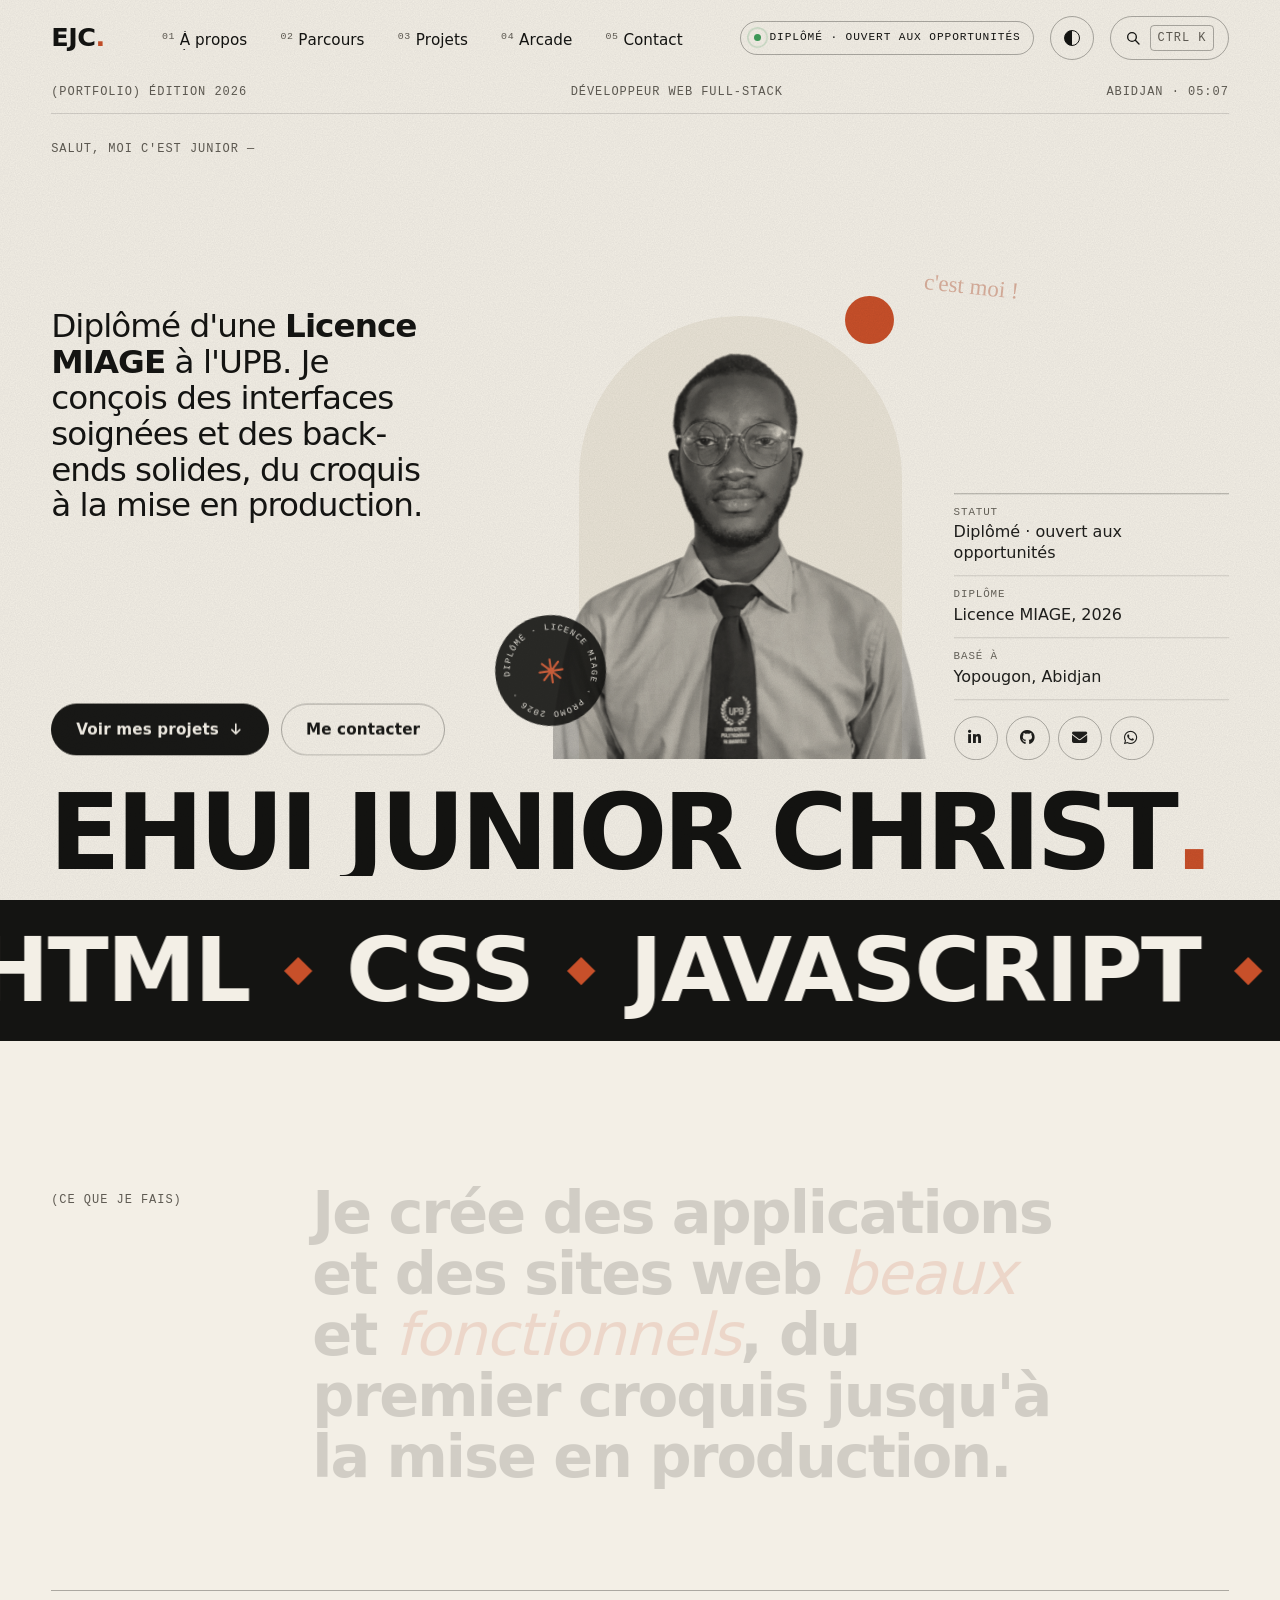
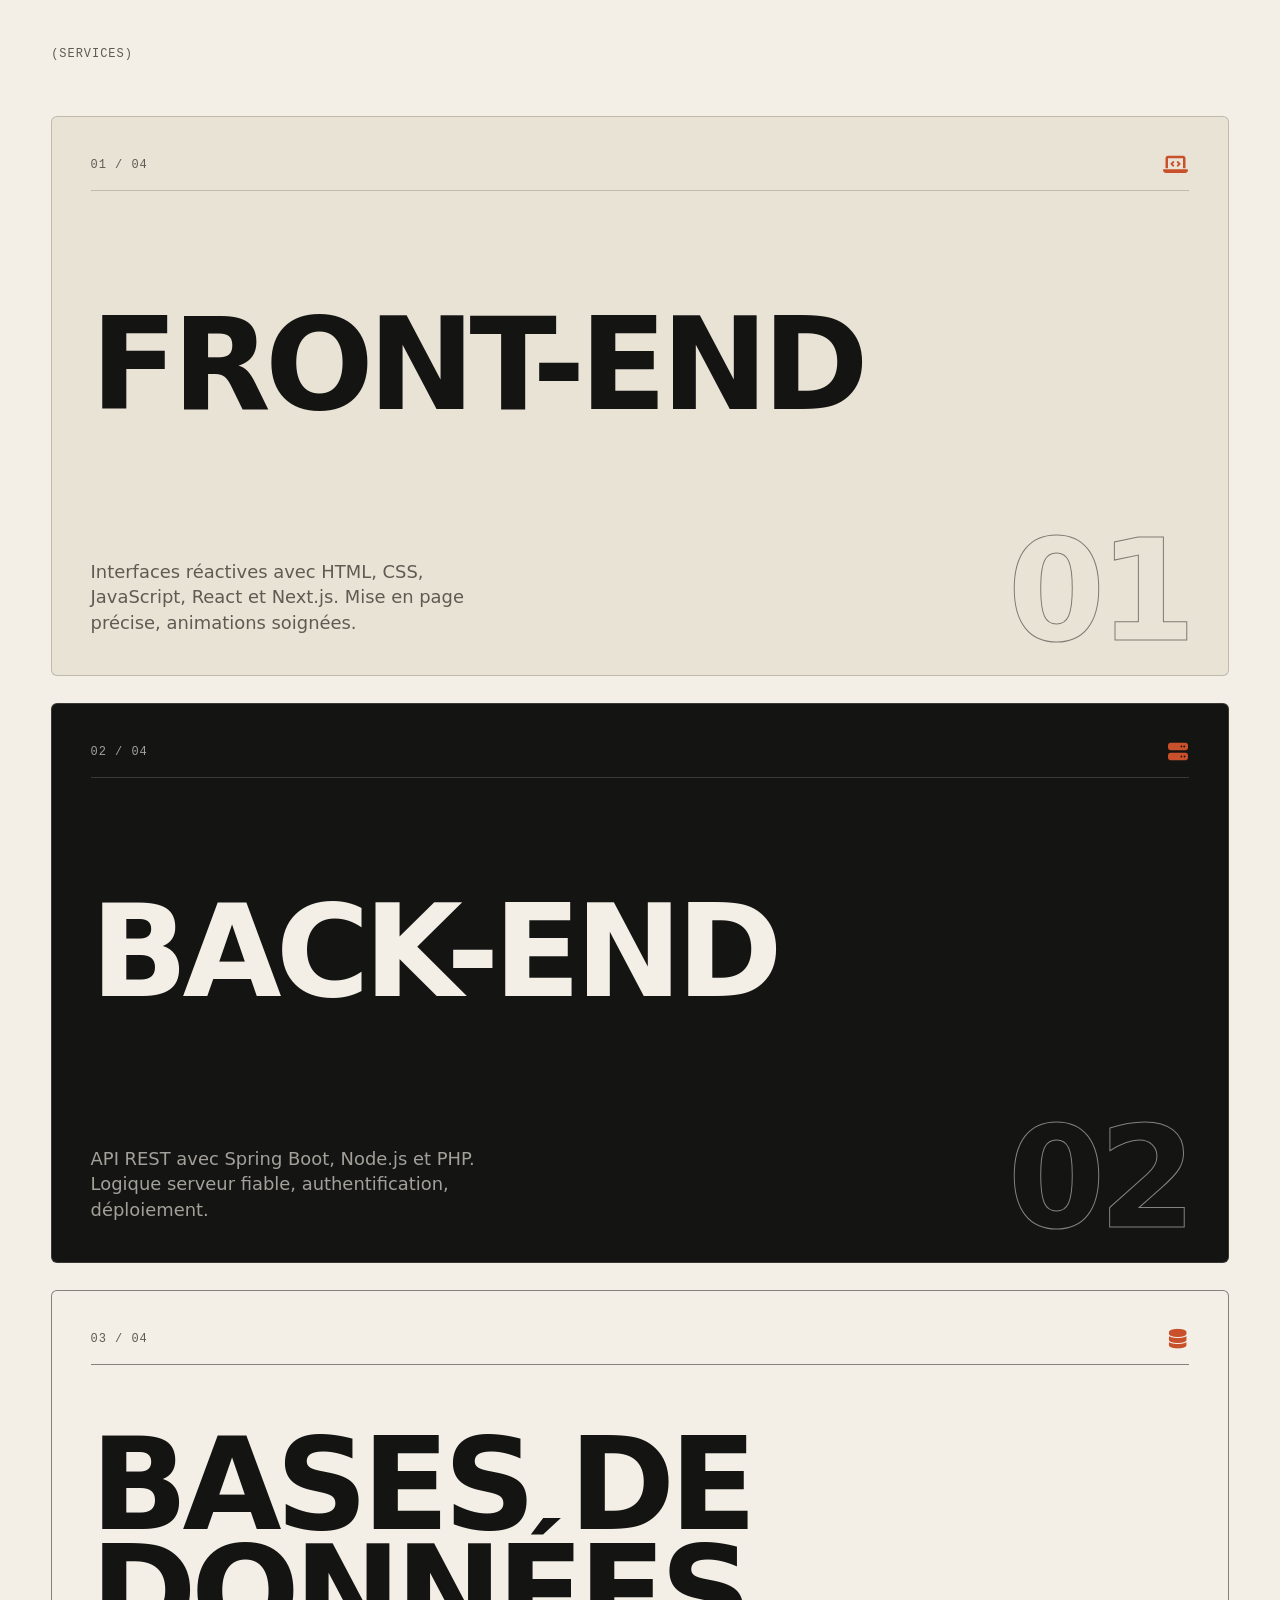
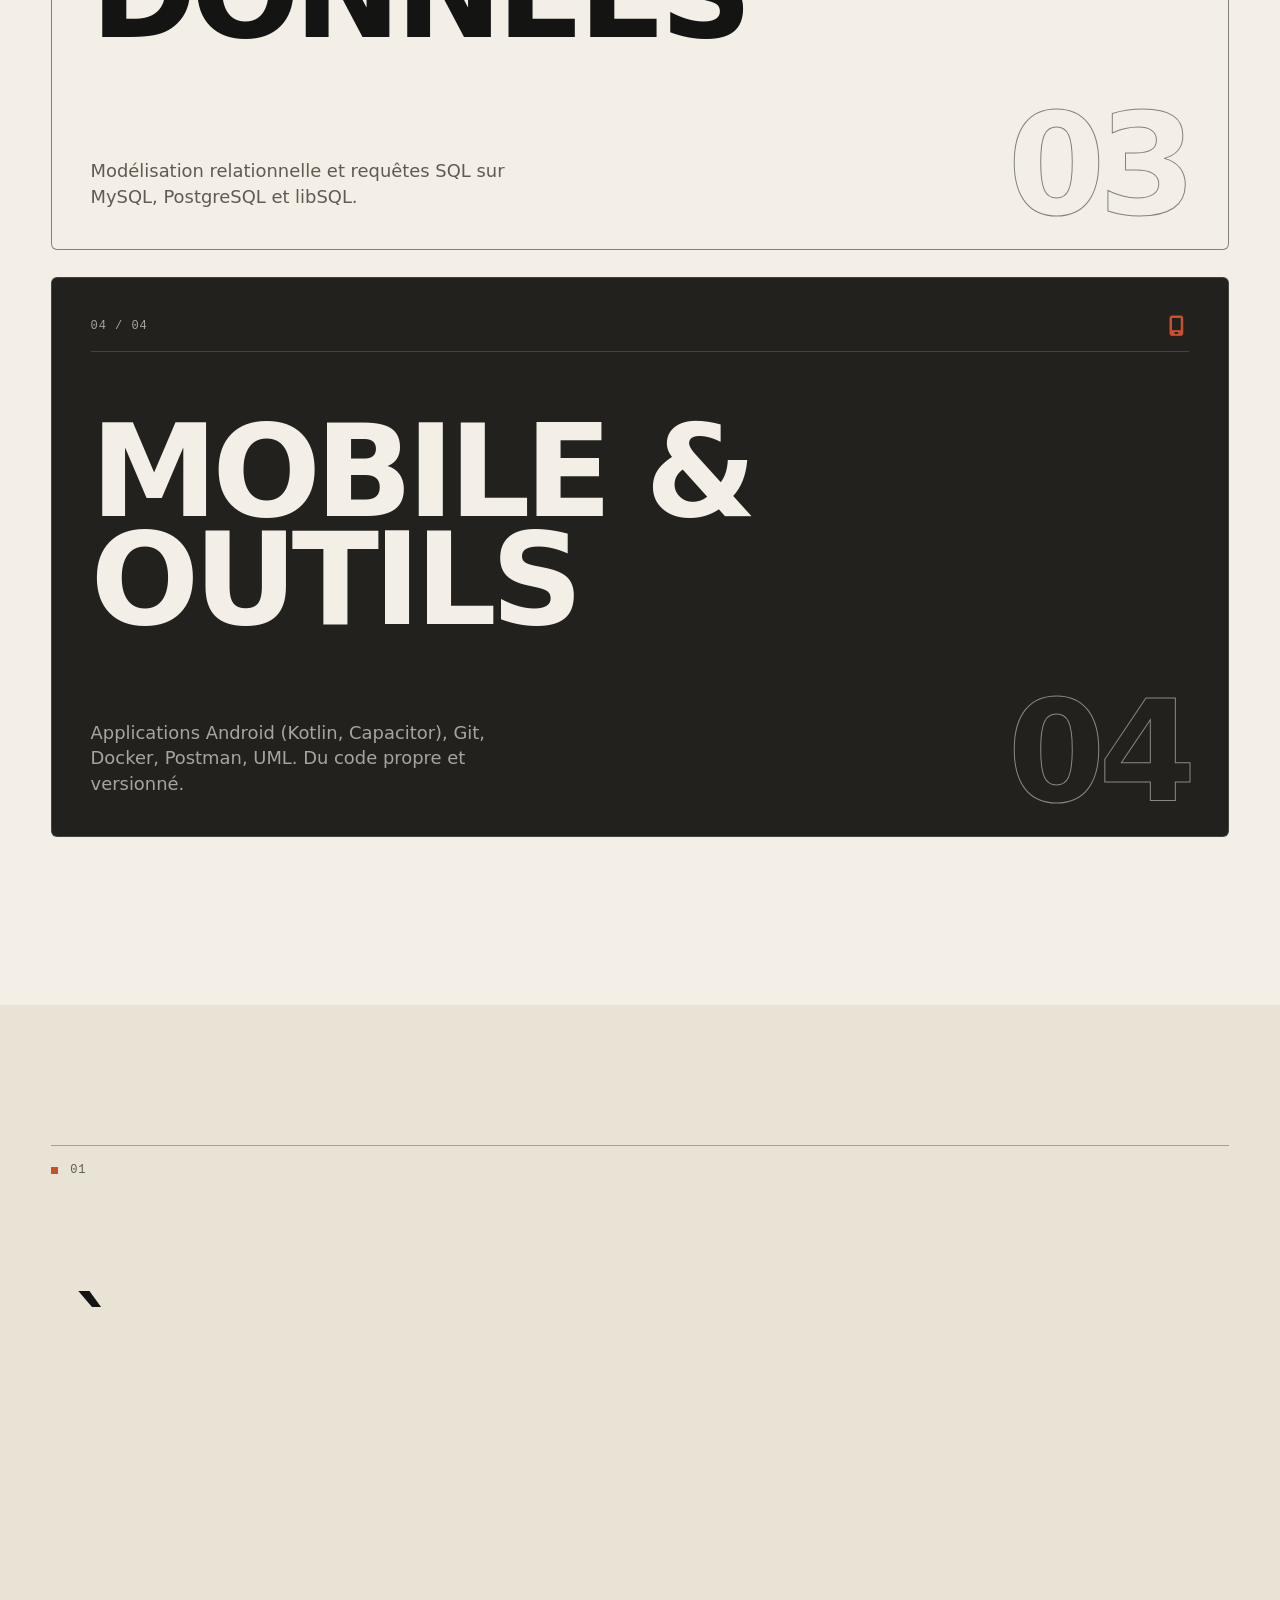
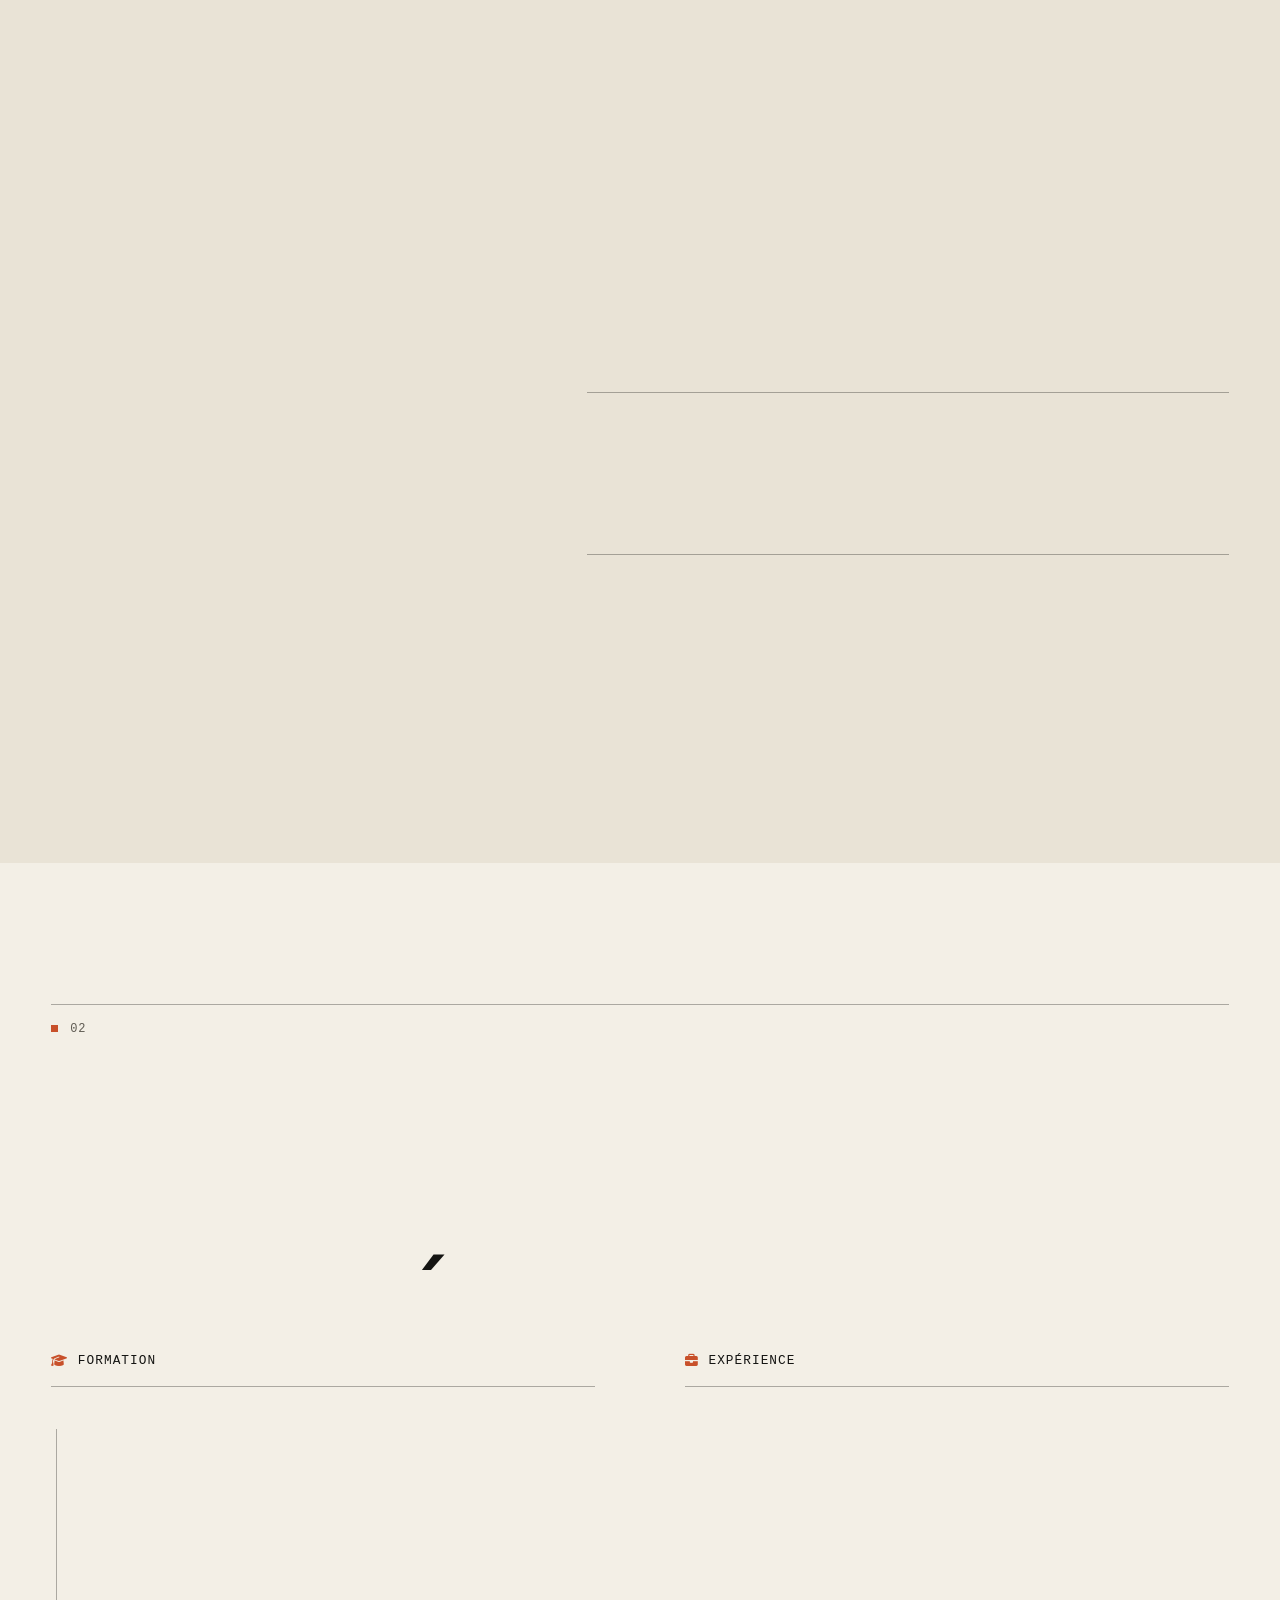
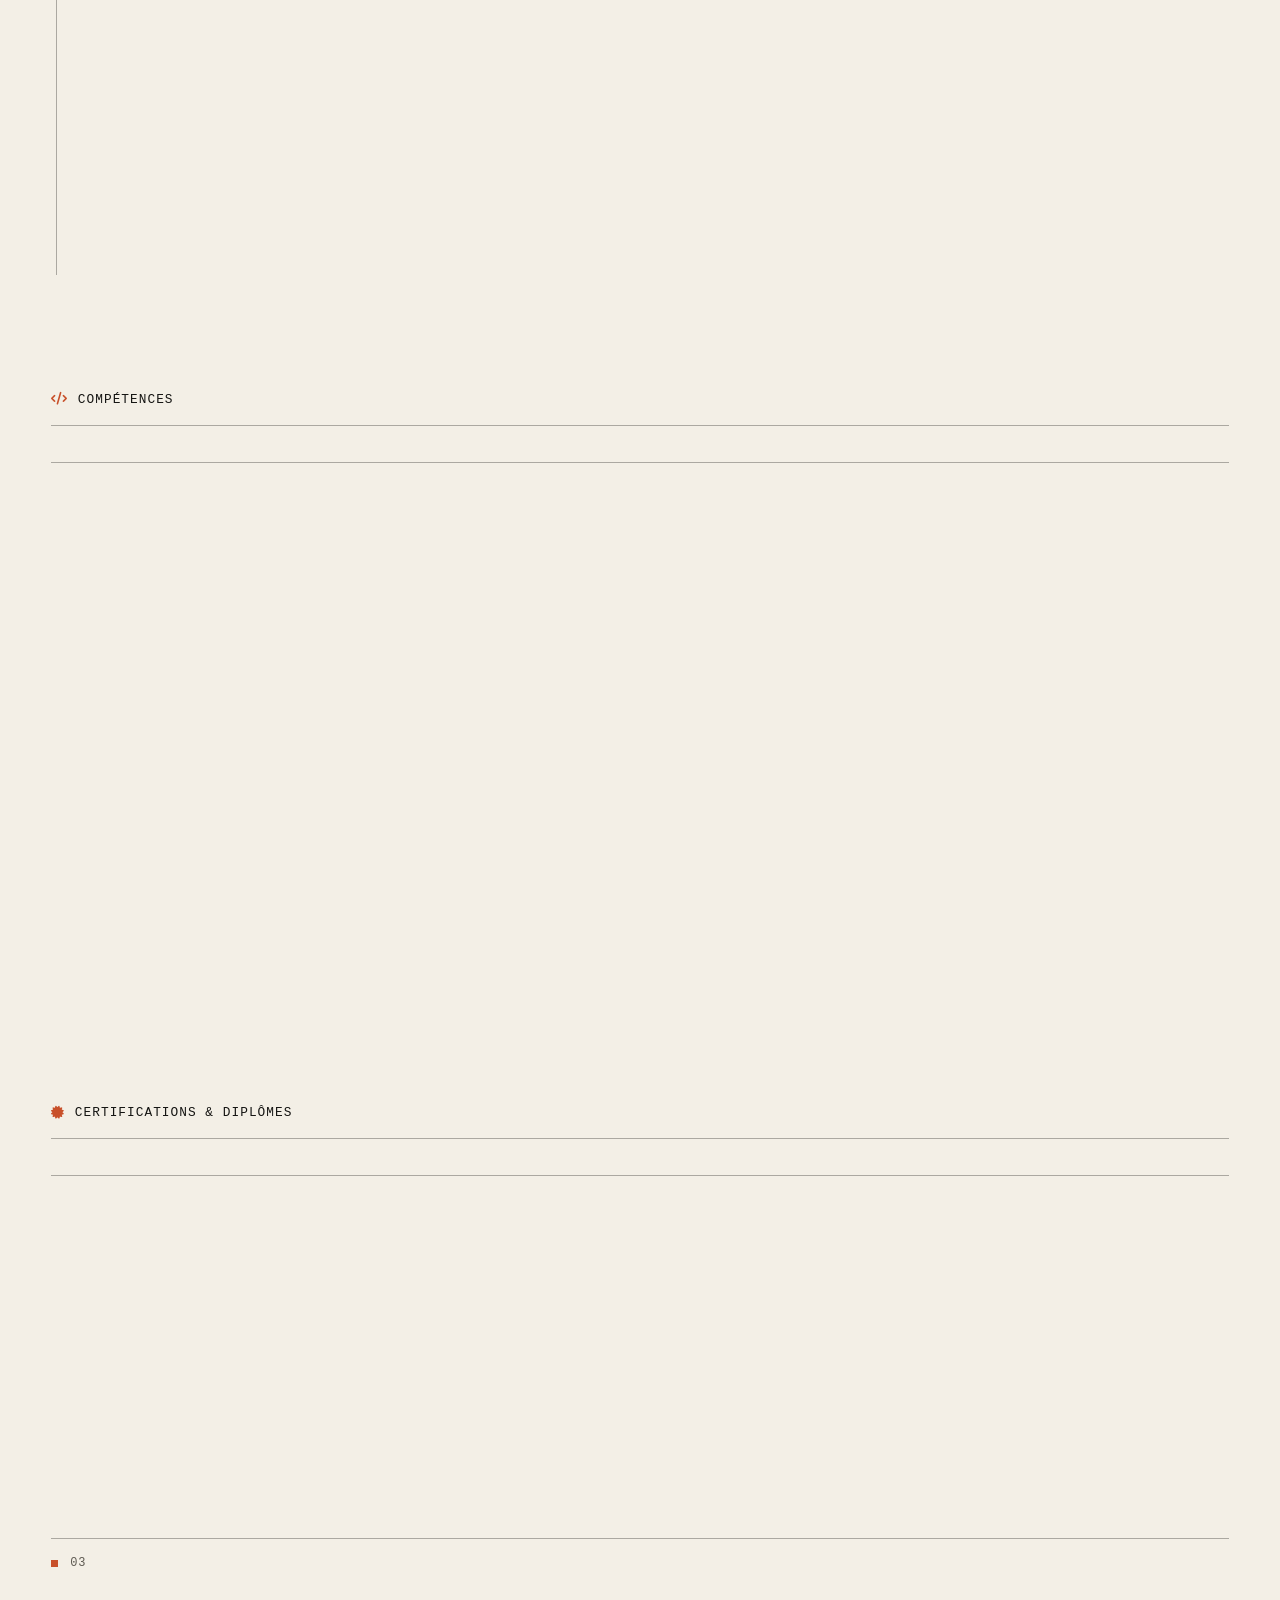
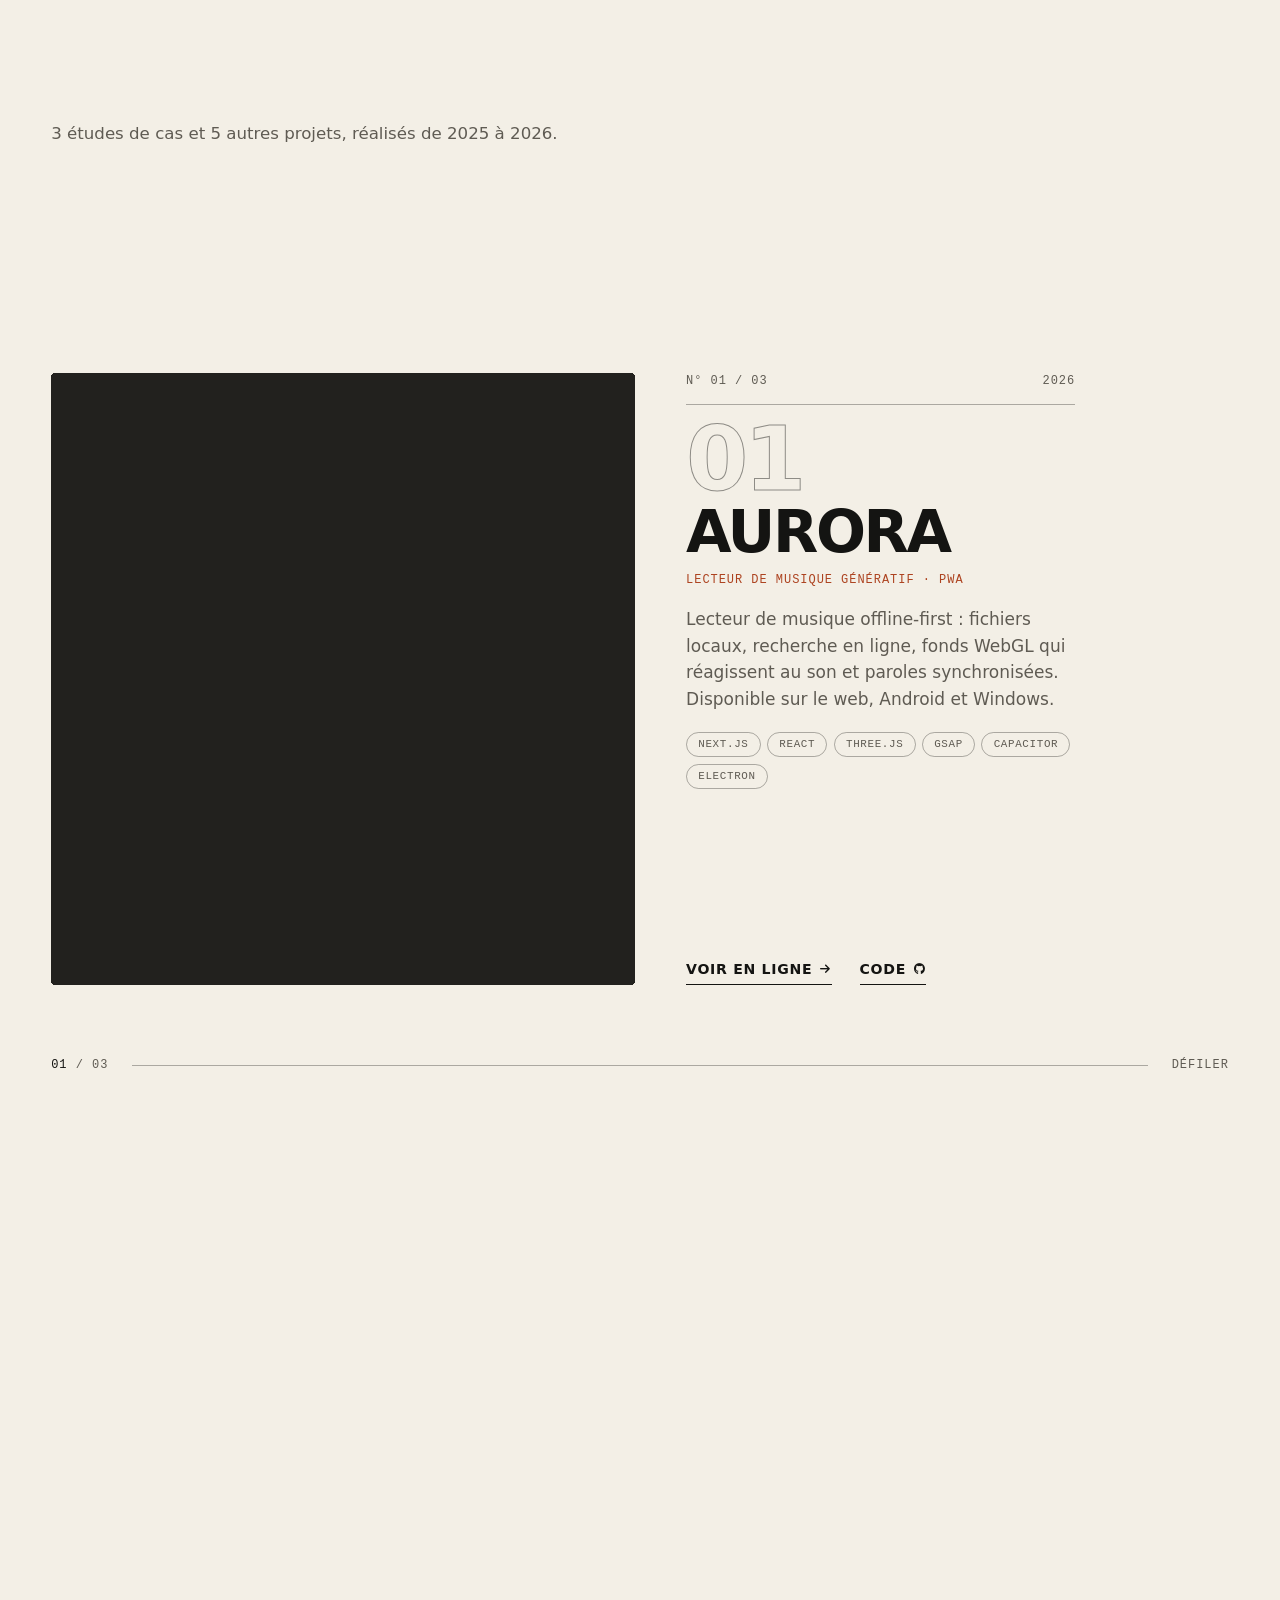
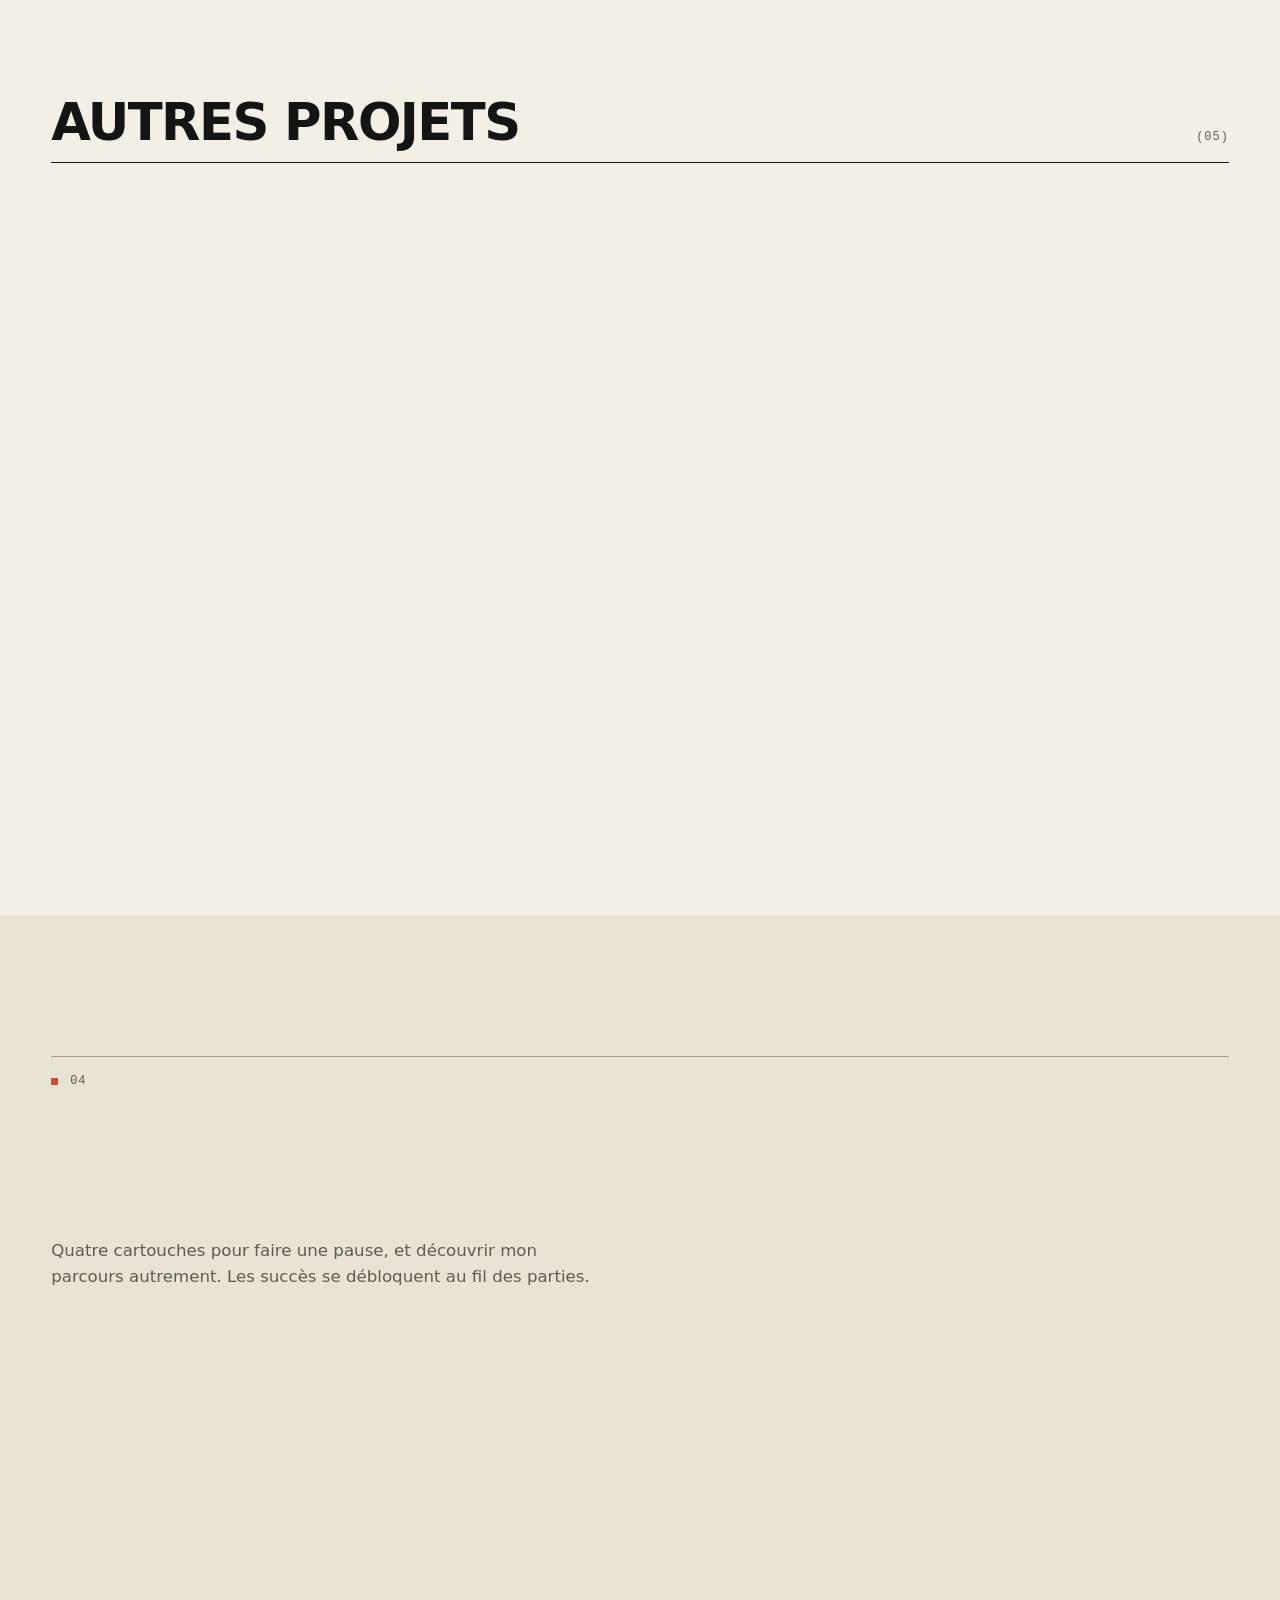
<file: index.html>
<!DOCTYPE html>
<html lang="fr">
<head>
    <meta charset="UTF-8">
    <meta name="viewport" content="width=device-width, initial-scale=1.0">
    <!-- Sécurité : CSP aussi en meta pour GitHub Pages (pas d'en-têtes HTTP). Même politique dans .htaccess.
         Le hash sha256 correspond EXACTEMENT au script inline « document.documentElement.classList.add('js'); » :
         toute modification de ce script impose de recalculer le hash (voir SECURITY.md). -->
    <meta http-equiv="Content-Security-Policy" content="default-src 'self'; script-src 'self' 'sha256-/x7W7R75k8Roq0WaVRQX9blP4OufE5xbAdzklGxsgpw='; style-src 'self' 'unsafe-inline' https://fonts.googleapis.com https://cdnjs.cloudflare.com/ajax/libs/font-awesome/6.5.2/; style-src-elem 'self' https://fonts.googleapis.com https://cdnjs.cloudflare.com/ajax/libs/font-awesome/6.5.2/; style-src-attr 'unsafe-inline'; img-src 'self' data: https:; font-src 'self' https://fonts.gstatic.com https://cdnjs.cloudflare.com/ajax/libs/font-awesome/6.5.2/; connect-src 'self'; media-src 'self'; frame-src 'none'; worker-src 'self'; manifest-src 'self'; object-src 'none'; base-uri 'self'; form-action 'self'">
    <meta name="referrer" content="strict-origin-when-cross-origin">
    <title>Ehui Junior Christ — Développeur Web Full-Stack</title>
    <meta name="description" content="Ehui Junior Christ Emmanuel, développeur web full-stack basé à Abidjan. Diplômé d'une Licence MIAGE à l'Université Polytechnique de Bingerville. React, Next.js, Spring Boot, SQL.">
    <meta name="theme-color" content="#141412">

    <meta name="author" content="Ehui Junior Christ Emmanuel">

    <link rel="icon" href="assets/favicon.svg" type="image/svg+xml">
    <link rel="apple-touch-icon" href="assets/apple-touch-icon.png">
    <link rel="preload" as="image" href="assets/img/portrait.webp" type="image/webp">

    <!-- Open Graph / partage : remplacer les chemins relatifs par l'URL absolue une fois le domaine connu -->
    <meta property="og:type" content="website">
    <meta property="og:locale" content="fr_FR">
    <meta property="og:site_name" content="Ehui Junior Christ">
    <meta property="og:title" content="Ehui Junior Christ — Développeur Web Full-Stack">
    <meta property="og:description" content="Développeur web full-stack basé à Abidjan, diplômé d'une Licence MIAGE à l'Université Polytechnique de Bingerville. React, Next.js, Spring Boot, SQL.">
    <meta property="og:image" content="assets/img/og.jpg">
    <meta property="og:image:width" content="1200">
    <meta property="og:image:height" content="630">
    <meta property="og:image:alt" content="Ehui Junior Christ, développeur web full-stack à Abidjan">
    <meta name="twitter:card" content="summary_large_image">
    <meta name="twitter:title" content="Ehui Junior Christ — Développeur Web Full-Stack">
    <meta name="twitter:description" content="Développeur web full-stack basé à Abidjan. React, Spring Boot, PHP, SQL.">
    <meta name="twitter:image" content="assets/img/og.jpg">

    <script type="application/ld+json">
    {
        "@context": "https://schema.org",
        "@type": "Person",
        "name": "Ehui Junior Christ Emmanuel",
        "alternateName": "Ehui Junior Christ",
        "jobTitle": "Développeur web full-stack",
        "email": "mailto:juniorehui15@gmail.com",
        "image": "assets/img/portrait.jpg",
        "address": {
            "@type": "PostalAddress",
            "addressLocality": "Abidjan",
            "addressCountry": "CI"
        },
        "alumniOf": {
            "@type": "CollegeOrUniversity",
            "name": "Université Polytechnique de Bingerville"
        },
        "affiliation": {
            "@type": "CollegeOrUniversity",
            "name": "Université Polytechnique de Bingerville"
        },
        "knowsAbout": ["HTML", "CSS", "JavaScript", "React", "Spring Boot", "PHP", "SQL"],
        "sameAs": [
            "https://www.linkedin.com/in/junior-christ-emmanuel-ehui-4362572b2/",
            "https://github.com/Ehui-Junior-Christ"
        ]
    }
    </script>

    <link rel="preconnect" href="https://fonts.googleapis.com">
    <link rel="preconnect" href="https://fonts.gstatic.com" crossorigin>
    <link href="https://fonts.googleapis.com/css2?family=Archivo:ital,wdth,wght@0,62..125,100..900;1,62..125,100..900&family=Gochi+Hand&family=Share+Tech+Mono&display=swap" rel="stylesheet">
    <!-- Icônes : chargées sans bloquer le rendu (media="print" -> "all" dans js/boot.js ; <noscript> sans JS) -->
    <link rel="stylesheet" href="https://cdnjs.cloudflare.com/ajax/libs/font-awesome/6.5.2/css/all.min.css" integrity="sha384-PPIZEGYM1v8zp5Py7UjFb79S58UeqCL9pYVnVPURKEqvioPROaVAJKKLzvH2rDnI" crossorigin="anonymous" referrerpolicy="no-referrer" media="print" data-async-css>
    <noscript><link rel="stylesheet" href="https://cdnjs.cloudflare.com/ajax/libs/font-awesome/6.5.2/css/all.min.css" integrity="sha384-PPIZEGYM1v8zp5Py7UjFb79S58UeqCL9pYVnVPURKEqvioPROaVAJKKLzvH2rDnI" crossorigin="anonymous" referrerpolicy="no-referrer"></noscript>

    <link rel="stylesheet" href="css/style.css">
    <link rel="stylesheet" href="css/motion.css">
    <link rel="stylesheet" href="css/game.css">

    <script>document.documentElement.classList.add('js');</script>
    <script src="js/boot.js"></script>
</head>
<body>

    <a class="skip-link" href="#main">Aller au contenu</a>

    <!-- ==================== PRÉCHARGEUR ==================== -->
    <div class="preloader" id="preloader" aria-hidden="true">
        <div class="preloader-top mono">
            <span>Ehui Junior Christ</span>
            <span>Portfolio — Abidjan</span>
        </div>
        <p class="preloader-mark"><span>E</span><span>J</span><span>C</span><span class="accent">.</span></p>
        <div class="preloader-bottom">
            <span class="preloader-line"><i></i></span>
            <span class="preloader-count" id="preloaderCount">0</span>
        </div>
    </div>

    <!-- Couches globales -->
    <div class="grain" aria-hidden="true"></div>
    <!-- Filtre « encre » (survol des projets) : bruit + déplacement, piloté par main.js -->
    <svg class="fx-defs" width="0" height="0" aria-hidden="true" focusable="false">
        <filter id="fxInk" x="-5%" y="-5%" width="110%" height="110%" color-interpolation-filters="sRGB">
            <feTurbulence id="fxInkNoise" type="fractalNoise" baseFrequency="0.008 0.022" numOctaves="2" seed="7" result="n"/>
            <feDisplacementMap id="fxInkMap" in="SourceGraphic" in2="n" scale="0" xChannelSelector="R" yChannelSelector="G"/>
        </filter>
    </svg>
    <div class="scroll-progress" id="scrollProgress" aria-hidden="true"></div>
    <div class="cursor" id="cursor" aria-hidden="true"><span class="cursor-label" id="cursorLabel"></span></div>
    <div class="preview" id="preview" aria-hidden="true"><div class="preview-inner" id="previewInner"></div></div>

    <!-- ==================== NAVIGATION ==================== -->
    <header class="site-header" id="siteHeader">
        <nav class="navbar" aria-label="Navigation principale">
            <a href="#accueil" class="logo" aria-label="Retour en haut">
                <span class="logo-mark">EJC</span><span class="logo-dot">.</span>
            </a>

            <ul class="nav-links" id="navLinks">
                <li><a href="#apropos"><span class="nav-num">01</span><span data-roll>À propos</span></a></li>
                <li><a href="#parcours"><span class="nav-num">02</span><span data-roll>Parcours</span></a></li>
                <li><a href="#projets"><span class="nav-num">03</span><span data-roll>Projets</span></a></li>
                <li><a href="#jeu"><span class="nav-num">04</span><span data-roll>Arcade</span></a></li>
                <li><a href="#contact"><span class="nav-num">05</span><span data-roll>Contact</span></a></li>
            </ul>

            <div class="nav-right">
                <span class="status"><span class="status-dot"></span><span data-c="status">Diplômé · ouvert aux opportunités</span></span>
                <button class="hamburger" id="hamburger" type="button" aria-label="Ouvrir le menu" aria-expanded="false" aria-controls="mobileMenu">
                    <span></span><span></span>
                </button>
            </div>
        </nav>
    </header>

    <!-- Menu mobile plein écran -->
    <div class="mobile-menu" id="mobileMenu" aria-hidden="true">
        <ul class="mobile-menu-links">
            <li><a href="#apropos"><span class="nav-num">01</span>À propos</a></li>
            <li><a href="#parcours"><span class="nav-num">02</span>Parcours</a></li>
            <li><a href="#projets"><span class="nav-num">03</span>Projets</a></li>
            <li><a href="#jeu"><span class="nav-num">04</span>Arcade</a></li>
            <li><a href="#contact"><span class="nav-num">05</span>Contact</a></li>
        </ul>
        <div class="mobile-menu-footer">
            <a href="mailto:juniorehui15@gmail.com" data-c="email-link">juniorehui15@gmail.com</a>
            <div class="social-row" data-c="socials">
                <a href="https://www.linkedin.com/in/junior-christ-emmanuel-ehui-4362572b2/" target="_blank" rel="noopener noreferrer" aria-label="LinkedIn"><i class="fab fa-linkedin-in" aria-hidden="true"></i></a>
                <a href="https://github.com/Ehui-Junior-Christ" target="_blank" rel="noopener noreferrer" aria-label="GitHub"><i class="fab fa-github" aria-hidden="true"></i></a>
                <a href="https://wa.me/2250556388833" target="_blank" rel="noopener noreferrer" aria-label="WhatsApp"><i class="fab fa-whatsapp" aria-hidden="true"></i></a>
            </div>
        </div>
    </div>

    <main id="main">

        <!-- ==================== HERO ==================== -->
        <section class="hero" id="accueil">
            <div class="hero-meta mono">
                <span>(Portfolio) Édition <span data-c="edition">2026</span></span>
                <span class="hero-meta-role" data-c="role">Développeur web full-stack</span>
                <span><span data-c="city">Abidjan</span> · <time class="js-time" data-tz="Africa/Abidjan">--:--</time></span>
            </div>

            <h1 class="hero-name fit" id="heroName" aria-label="Ehui Junior Christ">
                <span class="fit-row" data-c="hero-name"><span class="fit-w">Ehui</span> <span class="fit-w">Junior</span> <span class="fit-w">Christ<span class="accent">.</span></span></span>
            </h1>

            <div class="hero-body">
                <div class="hero-lead">
                    <p class="hero-greeting mono" data-anim="fade">Salut, moi c'est Junior —</p>
                    <p class="hero-tagline" data-anim="fade" data-c="tagline">Diplômé d'une <strong>Licence MIAGE</strong> à l'UPB. Je conçois des interfaces soignées et des back-ends solides, du croquis à la mise en production.</p>
                    <div class="hero-cta" data-anim="fade">
                        <a href="#projets" class="btn btn-primary magnetic" data-cursor="Voir">
                            <span>Voir mes projets</span><i class="fas fa-arrow-down" aria-hidden="true"></i>
                        </a>
                        <a href="#contact" class="btn btn-ghost magnetic">
                            <span>Me contacter</span>
                        </a>
                    </div>
                </div>

                <figure class="hero-portrait" data-anim="portrait">
                    <div class="portrait-frame">
                        <img src="assets/img/portrait.webp" alt="Portrait d'Ehui Junior Christ" class="portrait-img" data-c="photo" width="864" height="1184" fetchpriority="high">
                    </div>
                    <figcaption class="portrait-note hand">c'est moi&nbsp;!</figcaption>
                    <svg class="portrait-arrow" viewBox="0 0 80 60" aria-hidden="true"><path d="M5 8 C 30 5, 60 20, 70 50 M70 50 L58 44 M70 50 L73 37" fill="none" stroke="currentColor" stroke-width="2" stroke-linecap="round"/></svg>
                    <div class="badge" aria-hidden="true">
                        <svg viewBox="0 0 200 200" class="badge-ring">
                            <defs><path id="badgeCircle" d="M100,100 m-74,0 a74,74 0 1,1 148,0 a74,74 0 1,1 -148,0"/></defs>
                            <text><textPath href="#badgeCircle" data-c="badge">DIPLÔMÉ · LICENCE MIAGE · PROMO 2026 · </textPath></text>
                        </svg>
                        <svg viewBox="0 0 40 40" class="badge-star"><path d="M20 4v32M4 20h32M8.7 8.7l22.6 22.6M31.3 8.7L8.7 31.3" stroke="currentColor" stroke-width="3" stroke-linecap="round"/></svg>
                    </div>
                </figure>

                <dl class="hero-facts" data-anim="fade">
                    <div><dt class="mono">Statut</dt><dd data-c="status">Diplômé · ouvert aux opportunités</dd></div>
                    <div><dt class="mono">Diplôme</dt><dd data-c="degree">Licence MIAGE, 2026</dd></div>
                    <div><dt class="mono">Basé à</dt><dd data-c="location">Yopougon, Abidjan</dd></div>
                    <div class="hero-facts-social"><dt class="visually-hidden">Réseaux</dt><dd>
                        <div class="social-row" data-c="socials">
                            <a href="https://www.linkedin.com/in/junior-christ-emmanuel-ehui-4362572b2/" target="_blank" rel="noopener noreferrer" aria-label="LinkedIn"><i class="fab fa-linkedin-in" aria-hidden="true"></i></a>
                            <a href="https://github.com/Ehui-Junior-Christ" target="_blank" rel="noopener noreferrer" aria-label="GitHub"><i class="fab fa-github" aria-hidden="true"></i></a>
                            <a href="mailto:juniorehui15@gmail.com" aria-label="Email"><i class="fas fa-envelope" aria-hidden="true"></i></a>
                            <a href="https://wa.me/2250556388833" target="_blank" rel="noopener noreferrer" aria-label="WhatsApp"><i class="fab fa-whatsapp" aria-hidden="true"></i></a>
                        </div>
                    </dd></div>
                </dl>
            </div>
        </section>

        <p class="content-note mono" id="contentNote" role="status" hidden></p>

        <!-- ==================== MARQUEE ==================== -->
        <div class="marquee t-dark" aria-hidden="true" data-section="content">
            <div class="marquee-track" data-c="marquee"></div>
        </div>

        <!-- ==================== INTRO ==================== -->
        <section class="intro" id="intro" data-section="content" aria-label="En bref">
            <p class="intro-label mono">(Ce que je fais)</p>
            <p class="intro-statement" data-anim="words" data-c="intro"></p>
        </section>

        <!-- ==================== SERVICES ==================== -->
        <section class="services" aria-labelledby="servicesTitle" data-section="content">
            <div class="services-head">
                <p class="mono services-kicker">(Services)</p>
                <h2 class="services-title" id="servicesTitle" data-anim="title">Ce que je construis</h2>
            </div>
            <ol class="stack" data-c="services"></ol>
        </section>

        <!-- ==================== À PROPOS ==================== -->
        <section class="about t-light-2" id="apropos" data-section="content">
            <header class="section-head">
                <span class="section-num mono">01</span>
                <h2 class="section-title" data-anim="title">À propos</h2>
            </header>

            <div class="about-grid">
                <figure class="about-photo" data-anim="clip">
                    <div class="about-photo-frame">
                        <img src="assets/img/portrait.webp" alt="Ehui Junior Christ en tenue de l'Université Polytechnique de Bingerville" data-c="photo" loading="lazy" decoding="async" width="864" height="1184">
                    </div>
                    <span class="about-tape mono" data-c="promo">Promo 2026</span>
                    <figcaption class="mono">Fig. 01 — <span data-c="place">Abidjan, Côte d'Ivoire</span></figcaption>
                </figure>

                <div class="about-body" data-c="about"></div>
            </div>
        </section>

        <!-- ==================== PARCOURS ==================== -->
        <section class="parcours" id="parcours" data-section="content">
            <header class="section-head">
                <span class="section-num mono">02</span>
                <h2 class="section-title" data-anim="title">Parcours &amp; compétences</h2>
            </header>

            <div class="parcours-grid">
                <div class="parcours-col">
                    <h3 class="col-title mono"><i class="fas fa-graduation-cap" aria-hidden="true"></i> Formation</h3>
                    <ol class="timeline" id="timeline" data-c="education"></ol>
                </div>
                <div class="parcours-col">
                    <h3 class="col-title mono"><i class="fas fa-briefcase" aria-hidden="true"></i> Expérience</h3>
                    <ol class="xp" data-c="experience"></ol>
                </div>
            </div>

            <div class="skills-block">
                <h3 class="col-title mono"><i class="fas fa-code" aria-hidden="true"></i> Compétences</h3>
                <div class="skills" data-c="skills"></div>
            </div>

            <div class="certs-block" data-c="certs-block">
                <h3 class="col-title mono"><i class="fas fa-certificate" aria-hidden="true"></i> Certifications &amp; diplômes</h3>
                <ul class="certs" data-c="certifications"></ul>
            </div>
        </section>

        <!-- ==================== PROJETS ==================== -->
        <section class="projects" id="projets">
            <header class="section-head">
                <span class="section-num mono">03</span>
                <h2 class="section-title" data-anim="title">Projets choisis</h2>
                <p class="section-sub" data-c="projects-sub">Mes projets sont publiés sur <a class="link-arrow" href="https://github.com/Ehui-Junior-Christ" target="_blank" rel="noopener noreferrer">GitHub</a>.</p>
            </header>
            <div data-c="projects"></div>
        </section>

        <!-- ==================== ARCADE (4 mini-jeux, js/games/) ==================== -->
        <section class="game t-light-2" id="jeu" aria-labelledby="jeuTitle">
            <header class="section-head">
                <span class="section-num mono">04</span>
                <h2 class="section-title" id="jeuTitle" data-anim="title">Arcade</h2>
                <p class="section-sub">Quatre cartouches pour faire une pause, et découvrir mon parcours autrement. Les succès se débloquent au fil des parties.</p>
            </header>

            <div class="arcade" id="arcade" data-anim="reveal">
                <div class="arcade-top">
                    <div class="arcade-tabs" role="tablist" aria-label="Choisir un jeu">
                        <button class="arcade-tab" type="button" role="tab" id="tab-snake" aria-selected="true" aria-controls="panel-snake" data-game="snake">
                            <span class="arcade-tab-num mono">01</span>
                            <span class="arcade-tab-title">Chasseur de Tech</span>
                            <span class="arcade-tab-kind mono">Snake · arcade</span>
                        </button>
                        <button class="arcade-tab" type="button" role="tab" id="tab-parcours" aria-selected="false" aria-controls="panel-parcours" data-game="parcours" tabindex="-1">
                            <span class="arcade-tab-num mono">02</span>
                            <span class="arcade-tab-title">Le Parcours</span>
                            <span class="arcade-tab-kind mono">Plateforme · récit</span>
                        </button>
                        <button class="arcade-tab" type="button" role="tab" id="tab-recrutement" aria-selected="false" aria-controls="panel-recrutement" data-game="recrutement" tabindex="-1">
                            <span class="arcade-tab-num mono">03</span>
                            <span class="arcade-tab-title">Mission&nbsp;: Recrutement</span>
                            <span class="arcade-tab-kind mono">Exploration · énigmes</span>
                        </button>
                        <button class="arcade-tab" type="button" role="tab" id="tab-pixel" aria-selected="false" aria-controls="panel-pixel" data-game="pixel" tabindex="-1">
                            <span class="arcade-tab-num mono">04</span>
                            <span class="arcade-tab-title">Pixel Quest</span>
                            <span class="arcade-tab-kind mono">Aventure · pixel art</span>
                        </button>
                    </div>
                    <button class="arcade-trophy-btn" type="button" id="trophyBtn" aria-expanded="false" aria-controls="trophyPanel">
                        <span class="mono">Succès</span> <strong data-trophy-count>0/18</strong>
                    </button>
                </div>

                <div class="arcade-trophies" id="trophyPanel" hidden>
                    <div class="arcade-trophies-head">
                        <p class="mono">Succès débloqués <strong data-trophy-count>0/18</strong></p>
                        <button class="game-btn game-btn--ghost game-btn--small" type="button" id="trophyReset">Effacer la progression</button>
                    </div>
                    <ol class="arcade-trophy-list" id="trophyList"></ol>
                </div>

                <!-- 01 — Snake -->
                <div class="arcade-panel" role="tabpanel" id="panel-snake" aria-labelledby="tab-snake" data-game="snake">
                    <div class="arcade-screen">
                        <div class="game-stage game-stage--square" data-fig="fig. 04a — snake.canvas">
                            <canvas id="snake-canvas" width="400" height="400" tabindex="0" role="img" aria-label="Jeu du serpent : dirige le serpent pour attraper les technologies sans toucher les bords" aria-describedby="snakeDesc"></canvas>
                        </div>
                        <div class="mobile-dpad" aria-label="Croix directionnelle" role="group">
                            <button class="dpad-btn dpad-up" id="upBtn" type="button" aria-label="Haut"><svg class="chev" viewBox="0 0 16 16" aria-hidden="true"><path d="M3 10.5 8 5.5l5 5"/></svg></button>
                            <button class="dpad-btn dpad-left" id="leftBtn" type="button" aria-label="Gauche"><svg class="chev chev--left" viewBox="0 0 16 16" aria-hidden="true"><path d="M3 10.5 8 5.5l5 5"/></svg></button>
                            <span class="dpad-btn dpad-center" aria-hidden="true"></span>
                            <button class="dpad-btn dpad-right" id="rightBtn" type="button" aria-label="Droite"><svg class="chev chev--right" viewBox="0 0 16 16" aria-hidden="true"><path d="M3 10.5 8 5.5l5 5"/></svg></button>
                            <button class="dpad-btn dpad-down" id="downBtn" type="button" aria-label="Bas"><svg class="chev chev--down" viewBox="0 0 16 16" aria-hidden="true"><path d="M3 10.5 8 5.5l5 5"/></svg></button>
                        </div>
                    </div>
                    <div class="arcade-side">
                        <h3 class="arcade-side-title">Chasseur de Tech</h3>
                        <p class="arcade-desc" id="snakeDesc">Le serpent grandit à chaque technologie attrapée, et accélère. Évite les bords et ta propre queue.</p>
                        <div class="game-hud">
                            <span class="game-score mono">Score <strong id="score" aria-live="polite">0</strong></span>
                            <span class="game-best mono">Record <strong id="bestScore">0</strong></span>
                        </div>
                        <div class="game-buttons">
                            <button class="game-btn" id="startBtn" type="button">Démarrer</button>
                            <button class="game-btn game-btn--ghost" id="resetBtn" type="button">Réinitialiser</button>
                        </div>
                        <p class="arcade-keys mono">Flèches ou ZQSD : diriger · Espace : pause · Mobile : glisser ou croix</p>
                        <p class="visually-hidden" id="snakeStatus" aria-live="polite"></p>
                    </div>
                </div>

                <!-- 02 — Le Parcours -->
                <div class="arcade-panel" role="tabpanel" id="panel-parcours" aria-labelledby="tab-parcours" data-game="parcours" hidden>
                    <div class="arcade-screen">
                        <div class="game-stage game-stage--wide" data-fig="fig. 04b — parcours.canvas">
                            <canvas id="parcours-canvas" width="640" height="270" tabindex="0" role="img" aria-label="Le Parcours : jeu de plateforme, le personnage court de Gagnoa à l'université puis au monde professionnel" aria-describedby="pcDesc"></canvas>
                            <div class="game-card" id="pcCard" role="dialog" aria-labelledby="pcCardTitle" hidden>
                                <p class="game-card-kicker mono" id="pcCardKicker"></p>
                                <h4 class="game-card-title" id="pcCardTitle"></h4>
                                <p class="game-card-sub mono" id="pcCardSub"></p>
                                <p class="game-card-text" id="pcCardText"></p>
                                <div class="game-card-actions" id="pcCardActions"></div>
                            </div>
                        </div>
                        <div class="touch-row">
                            <button class="touch-btn" id="pcJump" type="button" aria-label="Sauter (maintenir pour sauter plus haut)">Sauter</button>
                        </div>
                    </div>
                    <div class="arcade-side">
                        <h3 class="arcade-side-title">Le Parcours</h3>
                        <p class="arcade-desc" id="pcDesc">Mon parcours en quatre étapes : Gagnoa, le collège, l'UPB, puis le monde pro. Saute par-dessus les bugs, les deadlines et les examens, ramasse les matières, les technos et les projets. Chaque étape franchie débloque une carte.</p>
                        <dl class="arcade-hud">
                            <div><dt class="mono">Étape</dt><dd id="pcStep">1/4 · Gagnoa</dd></div>
                            <div><dt class="mono">Énergie</dt><dd class="pc-energy" id="pcEnergy"></dd></div>
                            <div><dt class="mono">Objets</dt><dd id="pcItems">0/0</dd></div>
                        </dl>
                        <div class="game-buttons">
                            <button class="game-btn" id="pcStart" type="button">Démarrer</button>
                            <button class="game-btn game-btn--ghost" id="pcReset" type="button">Recommencer</button>
                        </div>
                        <p class="arcade-keys mono">Espace, ↑ ou Z : sauter (maintenir = plus haut) · ↓ ou S : retomber vite · P : pause · Mobile : toucher l'écran</p>
                        <ol class="game-log" id="pcLog" aria-label="Cartes débloquées"></ol>
                        <p class="visually-hidden" id="pcStatus" aria-live="polite"></p>
                    </div>
                </div>

                <!-- 03 — Mission : Recrutement -->
                <div class="arcade-panel" role="tabpanel" id="panel-recrutement" aria-labelledby="tab-recrutement" data-game="recrutement" hidden>
                    <div class="arcade-screen">
                        <div class="game-stage game-stage--plan" data-fig="fig. 04c — bureau.plan">
                            <canvas id="recrutement-canvas" width="500" height="340" tabindex="0" role="img" aria-label="Mission Recrutement : plan du bureau vu de dessus, avec quatre salles à explorer" aria-describedby="rcDesc"></canvas>
                            <div class="game-dialog" id="rcDialog" role="dialog" aria-labelledby="rcSpeaker" hidden>
                                <p class="game-dialog-speaker mono" id="rcSpeaker"></p>
                                <p class="game-dialog-text" id="rcText"></p>
                                <div class="game-dialog-extra" id="rcExtra"></div>
                                <div class="game-dialog-actions" id="rcActions"></div>
                            </div>
                        </div>
                        <div class="touch-row touch-row--rc">
                            <div class="mobile-dpad mobile-dpad--rc" role="group" aria-label="Croix directionnelle">
                                <button class="dpad-btn dpad-up" type="button" data-rc-dir="up" aria-label="Haut"><svg class="chev" viewBox="0 0 16 16" aria-hidden="true"><path d="M3 10.5 8 5.5l5 5"/></svg></button>
                                <button class="dpad-btn dpad-left" type="button" data-rc-dir="left" aria-label="Gauche"><svg class="chev chev--left" viewBox="0 0 16 16" aria-hidden="true"><path d="M3 10.5 8 5.5l5 5"/></svg></button>
                                <span class="dpad-btn dpad-center" aria-hidden="true"></span>
                                <button class="dpad-btn dpad-right" type="button" data-rc-dir="right" aria-label="Droite"><svg class="chev chev--right" viewBox="0 0 16 16" aria-hidden="true"><path d="M3 10.5 8 5.5l5 5"/></svg></button>
                                <button class="dpad-btn dpad-down" type="button" data-rc-dir="down" aria-label="Bas"><svg class="chev chev--down" viewBox="0 0 16 16" aria-hidden="true"><path d="M3 10.5 8 5.5l5 5"/></svg></button>
                            </div>
                            <button class="touch-btn" id="rcAct" type="button" aria-label="Examiner ou parler">Examiner</button>
                        </div>
                    </div>
                    <div class="arcade-side">
                        <h3 class="arcade-side-title">Mission&nbsp;: Recrutement</h3>
                        <p class="arcade-desc" id="rcDesc">Vous êtes recruteur et visitez mon bureau. Examinez les objets, parlez aux occupants, résolvez trois petites énigmes et réunissez les quatre badges pour ouvrir mon dossier de candidature.</p>
                        <dl class="arcade-hud">
                            <div><dt class="mono">Salle</dt><dd id="rcRoom">Accueil</dd></div>
                            <div><dt class="mono">Examinés</dt><dd id="rcSeen">0/0</dd></div>
                        </dl>
                        <ul class="rc-badges" id="rcBadges" aria-label="Badges">
                            <li data-badge="formation"><span class="rc-badge-mark" aria-hidden="true"></span>Formation <span class="rc-badge-state mono">à trouver</span></li>
                            <li data-badge="projets"><span class="rc-badge-mark" aria-hidden="true"></span>Projets <span class="rc-badge-state mono">à trouver</span></li>
                            <li data-badge="competences"><span class="rc-badge-mark" aria-hidden="true"></span>Compétences <span class="rc-badge-state mono">à trouver</span></li>
                            <li data-badge="trophees"><span class="rc-badge-mark" aria-hidden="true"></span>Trophées <span class="rc-badge-state mono">à trouver</span></li>
                        </ul>
                        <div class="game-buttons">
                            <button class="game-btn" id="rcStart" type="button">Démarrer</button>
                            <button class="game-btn game-btn--ghost" id="rcReset" type="button">Recommencer</button>
                        </div>
                        <p class="arcade-keys mono">Flèches ou ZQSD : marcher · E, Entrée ou Espace : examiner · Échap : fermer · Clic ou toucher : aller à</p>
                        <p class="visually-hidden" id="rcStatus" aria-live="polite"></p>
                    </div>
                </div>

                <!-- 04 — Pixel Quest (niveaux éditables : content.json → games.pixel) -->
                <div class="arcade-panel" role="tabpanel" id="panel-pixel" aria-labelledby="tab-pixel" data-game="pixel" hidden>
                    <div class="arcade-screen">
                        <div class="game-stage game-stage--pixel" data-fig="fig. 04d — pixel.quest">
                            <canvas id="pixel-canvas" width="480" height="300" tabindex="0" role="img" aria-label="Pixel Quest : aventure en pixel art à travers le parcours d'Ehui, de Gagnoa à Abidjan" aria-describedby="pxDesc"></canvas>
                            <div class="game-card px-card" id="pxCard" role="dialog" aria-labelledby="pxCardTitle" hidden>
                                <p class="game-card-kicker mono" id="pxCardKicker"></p>
                                <h4 class="game-card-title" id="pxCardTitle"></h4>
                                <p class="game-card-sub mono" id="pxCardSub"></p>
                                <p class="game-card-text" id="pxCardText"></p>
                                <div class="game-card-actions" id="pxCardActions"></div>
                            </div>
                        </div>
                        <div class="touch-row touch-row--px">
                            <div class="mobile-dpad mobile-dpad--px" role="group" aria-label="Croix directionnelle">
                                <button class="dpad-btn dpad-up" type="button" data-px-dir="up" aria-label="Haut"><svg class="chev" viewBox="0 0 16 16" aria-hidden="true"><path d="M3 10.5 8 5.5l5 5"/></svg></button>
                                <button class="dpad-btn dpad-left" type="button" data-px-dir="left" aria-label="Gauche"><svg class="chev chev--left" viewBox="0 0 16 16" aria-hidden="true"><path d="M3 10.5 8 5.5l5 5"/></svg></button>
                                <span class="dpad-btn dpad-center" aria-hidden="true"></span>
                                <button class="dpad-btn dpad-right" type="button" data-px-dir="right" aria-label="Droite"><svg class="chev chev--right" viewBox="0 0 16 16" aria-hidden="true"><path d="M3 10.5 8 5.5l5 5"/></svg></button>
                                <button class="dpad-btn dpad-down" type="button" data-px-dir="down" aria-label="Bas"><svg class="chev chev--down" viewBox="0 0 16 16" aria-hidden="true"><path d="M3 10.5 8 5.5l5 5"/></svg></button>
                            </div>
                            <button class="touch-btn px-a-btn" id="pxAct" type="button" aria-label="Action : parler, ramasser, valider">A</button>
                        </div>
                    </div>
                    <div class="arcade-side">
                        <h3 class="arcade-side-title">Pixel Quest</h3>
                        <p class="arcade-desc" id="pxDesc">Une petite aventure en pixel art, de Gagnoa à Abidjan. Parle aux habitants, ramasse les diplômes et les projets, puis passe la sortie pour rejoindre la zone suivante.</p>
                        <dl class="arcade-hud">
                            <div><dt class="mono">Niveau</dt><dd id="pxLevel">1/5 · Gagnoa</dd></div>
                            <div><dt class="mono">Objets</dt><dd id="pxItems">0/0</dd></div>
                        </dl>
                        <p class="px-goal" id="pxGoal"></p>
                        <div class="game-buttons">
                            <button class="game-btn" id="pxStart" type="button">Démarrer</button>
                            <button class="game-btn game-btn--ghost" id="pxMapBtn" type="button">Carte</button>
                            <button class="game-btn game-btn--ghost" id="pxReset" type="button">Recommencer</button>
                        </div>
                        <ol class="px-levels" id="pxLevels" aria-label="Zones de Pixel Quest"></ol>
                        <p class="arcade-keys mono">Flèches, ZQSD ou WASD : marcher · E, Espace ou Entrée : parler, ramasser · M : carte · Échap : fermer / pause · Mobile : croix + A, ou toucher une case</p>
                        <p class="visually-hidden" id="pxStatus" aria-live="polite"></p>
                    </div>
                </div>

                <div class="arcade-toast" id="arcadeToast" role="status" aria-live="polite" aria-atomic="true"></div>
            </div>
        </section>

    </main>

    <!-- ==================== CONTACT / FOOTER (rideau) ==================== -->
    <footer class="footer t-dark" id="contact">
        <div class="footer-inner" id="footerInner">
            <div class="footer-top mono">
                <span>(05) Contact</span>
                <span><span data-c="city">Abidjan</span> — <time class="js-time" data-tz="Africa/Abidjan">--:--</time></span>
                <span class="footer-status"><span class="status-dot"></span><span data-c="status">Diplômé · ouvert aux opportunités</span></span>
            </div>

            <h2 class="footer-title fit" id="footerTitle" data-fit-stack aria-label="Travaillons ensemble.">
                <span class="fit-row"><span class="fit-w">Travaillons</span> <span class="fit-w">ensemble<span class="accent">.</span></span></span>
            </h2>

            <div class="footer-cta">
                <p class="footer-text">Stage, emploi, projet ou simple échange : je réponds rapidement.</p>
                <div class="footer-actions">
                    <a href="mailto:juniorehui15@gmail.com" class="btn btn-light btn-lg magnetic" data-cursor="Écrire" data-c="email-btn">
                        <span>juniorehui15@gmail.com</span><i class="fas fa-arrow-right" aria-hidden="true"></i>
                    </a>
                    <button type="button" class="btn btn-ghost-light btn-lg copy-email" id="copyEmail" data-email="juniorehui15@gmail.com">
                        <i class="far fa-copy" aria-hidden="true"></i><span>Copier l'email</span>
                    </button>
                </div>
            </div>

            <div class="footer-grid">
                <div class="footer-col">
                    <p class="footer-label mono">Réseaux</p>
                    <ul class="footer-links" data-c="social-links">
                        <li><a href="https://www.linkedin.com/in/junior-christ-emmanuel-ehui-4362572b2/" target="_blank" rel="noopener noreferrer"><span data-roll>LinkedIn</span></a></li>
                        <li><a href="https://github.com/Ehui-Junior-Christ" target="_blank" rel="noopener noreferrer"><span data-roll>GitHub</span></a></li>
                        <li><a href="https://wa.me/2250556388833" target="_blank" rel="noopener noreferrer"><span data-roll>WhatsApp</span></a></li>
                    </ul>
                </div>
                <div class="footer-col">
                    <p class="footer-label mono">Basé à</p>
                    <p data-c="address">Yopougon, Abidjan<br>Côte d'Ivoire</p>
                    <p class="footer-phone" data-c="phone"><a href="tel:+2250556388833">05 56 38 88 33</a></p>
                </div>
                <div class="footer-col footer-quote">
                    <p class="hand" data-c="quote">« Les passionnés de code et de basket sont des créateurs. Voilà, je l'ai dit. »</p>
                </div>
            </div>

            <div class="footer-bottom mono">
                <p>© <span id="year">2026</span> <span data-c="fullname">Ehui Junior Christ Emmanuel</span></p>
                <a href="#accueil" class="back-top"><span data-roll>Haut de page</span> <i class="fas fa-arrow-up" aria-hidden="true"></i></a>
            </div>
        </div>
    </footer>

    <script src="js/vendor/gsap.min.js" defer></script>
    <script src="js/vendor/ScrollTrigger.min.js" defer></script>
    <script src="js/vendor/lenis.min.js" defer></script>
    <script src="js/content.js" defer></script>
    <script src="js/main.js" defer></script>
    <script src="js/games/arcade.js" defer></script>
    <script src="js/games/snake.js" defer></script>
    <script src="js/games/parcours.js" defer></script>
    <script src="js/games/recrutement.js" defer></script>
    <script src="js/games/pixel.js" defer></script>
</body>
</html>
</file>
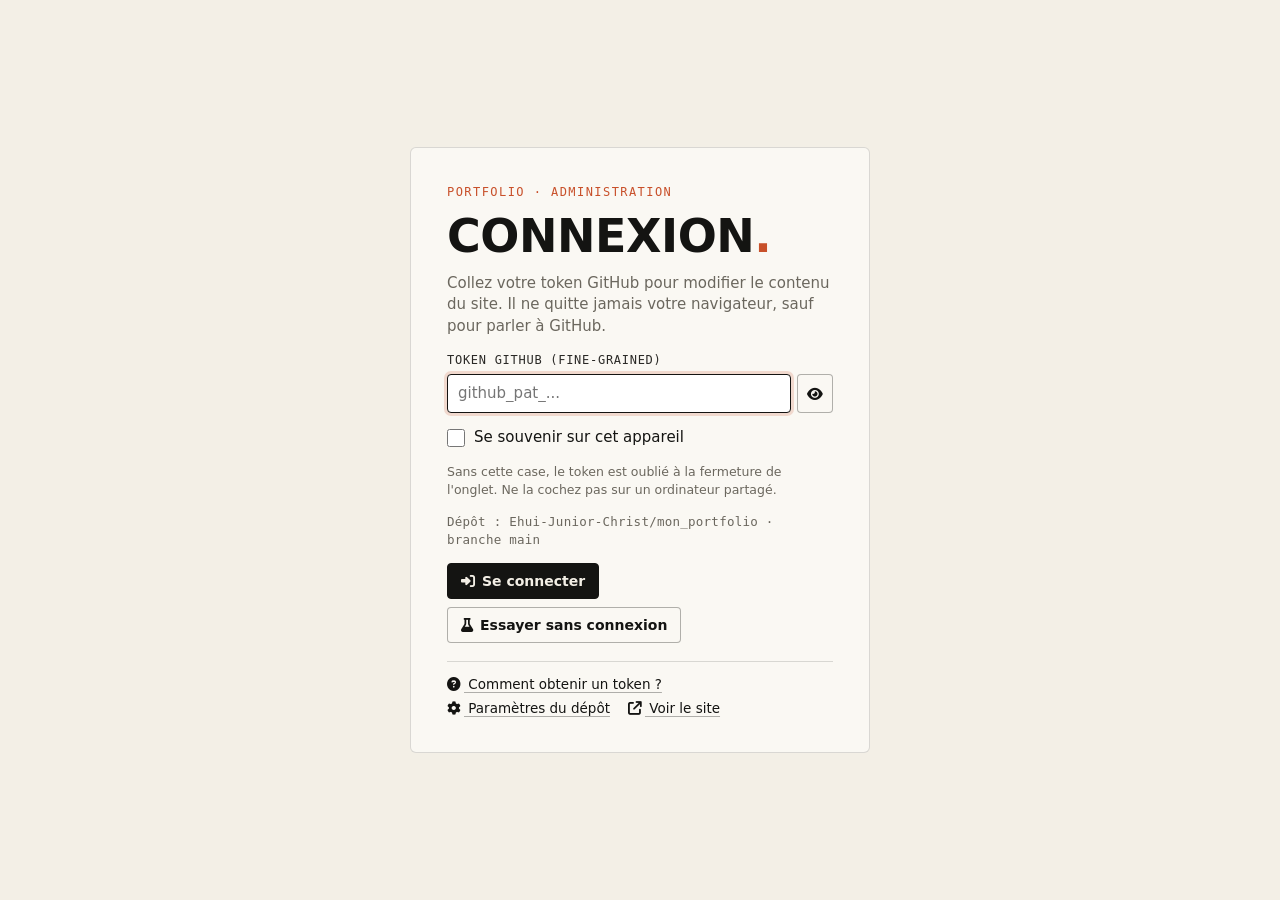
<file: admin/index.html>
<!doctype html>
<html lang="fr">
<head>
    <meta charset="utf-8">
    <meta name="viewport" content="width=device-width, initial-scale=1">
    <meta name="robots" content="noindex, nofollow">
    <meta name="referrer" content="no-referrer">
    <!-- CSP : même politique (plus frame-ancestors) envoyée en en-tête par admin/.htaccess sur InfinityFree -->
    <meta http-equiv="Content-Security-Policy" content="default-src 'self'; script-src 'self'; connect-src 'self' https://api.github.com; img-src 'self' data: blob: https:; style-src 'self' https://fonts.googleapis.com https://cdnjs.cloudflare.com/ajax/libs/font-awesome/6.5.2/; font-src 'self' https://fonts.gstatic.com https://cdnjs.cloudflare.com/ajax/libs/font-awesome/6.5.2/; media-src 'none'; frame-src 'none'; worker-src 'none'; manifest-src 'none'; object-src 'none'; base-uri 'none'; form-action 'none'">
    <title>Administration · Portfolio</title>
    <link rel="icon" href="../assets/favicon.svg" type="image/svg+xml">
    <link rel="preconnect" href="https://fonts.googleapis.com">
    <link rel="preconnect" href="https://fonts.gstatic.com" crossorigin>
    <link href="https://fonts.googleapis.com/css2?family=Archivo:wdth,wght@62..125,400..800&family=Share+Tech+Mono&display=swap" rel="stylesheet">
    <link rel="stylesheet" href="https://cdnjs.cloudflare.com/ajax/libs/font-awesome/6.5.2/css/all.min.css" integrity="sha384-PPIZEGYM1v8zp5Py7UjFb79S58UeqCL9pYVnVPURKEqvioPROaVAJKKLzvH2rDnI" crossorigin="anonymous" referrerpolicy="no-referrer">
    <link rel="stylesheet" href="admin.css">
</head>
<body>

<!-- ===================== Connexion ===================== -->
<main id="view-login" class="login" hidden>
    <div class="login-card">
        <p class="mono eyebrow">Portfolio · Administration</p>
        <h1 class="login-title">Connexion</h1>
        <p class="muted">Collez votre token GitHub pour modifier le contenu du site. Il ne quitte jamais votre navigateur, sauf pour parler à GitHub.</p>

        <form id="login-form" class="stack" autocomplete="off" novalidate>
            <div class="field">
                <label for="login-token">Token GitHub (fine-grained)</label>
                <div class="input-row">
                    <input id="login-token" type="password" spellcheck="false" autocapitalize="off" autocomplete="off" placeholder="github_pat_..." required>
                    <button type="button" class="btn icon" id="login-toggle" aria-label="Afficher le token" title="Afficher / masquer"><i class="fa-solid fa-eye"></i></button>
                </div>
            </div>
            <label class="check">
                <input type="checkbox" id="login-remember">
                <span>Se souvenir sur cet appareil</span>
            </label>
            <p class="hint">Sans cette case, le token est oublié à la fermeture de l'onglet. Ne la cochez pas sur un ordinateur partagé.</p>
            <p id="login-error" class="alert error" role="alert" hidden></p>
            <p class="mono small muted" id="login-target"></p>
            <div class="row wrap">
                <button type="submit" class="btn primary" id="login-submit"><i class="fa-solid fa-right-to-bracket"></i> Se connecter</button>
                <button type="button" class="btn" id="login-demo"><i class="fa-solid fa-flask"></i> Essayer sans connexion</button>
            </div>
            <div class="row wrap login-links">
                <button type="button" class="link" data-open="dlg-help"><i class="fa-solid fa-circle-question"></i> Comment obtenir un token ?</button>
                <button type="button" class="link" data-open="dlg-settings"><i class="fa-solid fa-gear"></i> Paramètres du dépôt</button>
                <a class="link" href="../" target="_blank" rel="noopener noreferrer"><i class="fa-solid fa-arrow-up-right-from-square"></i> Voir le site</a>
            </div>
        </form>
    </div>
</main>

<!-- ===================== Chargement ===================== -->
<div id="view-loading" class="loading" hidden>
    <i class="fa-solid fa-circle-notch fa-spin"></i>
    <span class="mono" id="loading-text">Chargement...</span>
</div>

<!-- ===================== Application ===================== -->
<div id="view-app" class="app" hidden>
    <header class="topbar">
        <div class="brand">
            <span class="brand-mark mono">EJC</span>
            <div>
                <strong>Administration</strong>
                <span class="mono small muted" id="mode-label"></span>
            </div>
        </div>
        <nav class="top-actions" aria-label="Actions">
            <a class="btn ghost" id="btn-site" href="../" target="_blank" rel="noopener noreferrer"><i class="fa-solid fa-arrow-up-right-from-square"></i><span>Voir le site</span></a>
            <button class="btn ghost" id="btn-import" type="button"><i class="fa-solid fa-file-import"></i><span>Importer</span></button>
            <button class="btn ghost" id="btn-export" type="button"><i class="fa-solid fa-file-export"></i><span>Exporter le JSON</span></button>
            <button class="btn ghost" type="button" data-open="dlg-settings"><i class="fa-solid fa-gear"></i><span>Paramètres</span></button>
            <button class="btn ghost" type="button" data-open="dlg-help"><i class="fa-solid fa-circle-question"></i><span>Aide</span></button>
            <button class="btn ghost" id="btn-logout" type="button"><i class="fa-solid fa-right-from-bracket"></i><span>Se déconnecter</span></button>
        </nav>
    </header>

    <div id="banners" class="banners"></div>

    <div class="layout">
        <aside class="sidebar" aria-label="Sections">
            <ul id="nav" class="nav"></ul>
        </aside>
        <main id="editor" class="editor" tabindex="-1"></main>
    </div>

    <footer class="actionbar">
        <div class="status" id="status" aria-live="polite">
            <span class="dot"></span>
            <span id="status-text">Tout est publié</span>
        </div>
        <div class="row">
            <button class="btn" id="btn-revert" type="button" disabled><i class="fa-solid fa-rotate-left"></i><span>Annuler les modifications</span></button>
            <button class="btn primary" id="btn-publish" type="button"><i class="fa-solid fa-cloud-arrow-up"></i><span>Publier</span></button>
        </div>
    </footer>
</div>

<input type="file" id="import-file" accept="application/json,.json" hidden>

<!-- ===================== Paramètres ===================== -->
<dialog id="dlg-settings" class="dialog">
    <form method="dialog" id="settings-form" class="stack">
        <header class="dialog-head">
            <h2>Paramètres du dépôt</h2>
            <button class="btn icon ghost" value="cancel" formnovalidate aria-label="Fermer"><i class="fa-solid fa-xmark"></i></button>
        </header>
        <p class="muted small">Le dépôt GitHub qui contient le site. Les valeurs par défaut conviennent si vous n'avez rien renommé.</p>
        <div class="field">
            <label for="set-owner">Propriétaire (compte GitHub)</label>
            <input id="set-owner" type="text" spellcheck="false" autocapitalize="off" required>
        </div>
        <div class="field">
            <label for="set-repo">Nom du dépôt</label>
            <input id="set-repo" type="text" spellcheck="false" autocapitalize="off" required>
        </div>
        <div class="field">
            <label for="set-branch">Branche</label>
            <input id="set-branch" type="text" spellcheck="false" autocapitalize="off" required>
        </div>
        <div class="row end wrap">
            <button type="button" class="btn ghost" id="set-reset">Valeurs par défaut</button>
            <button type="submit" class="btn primary" value="save">Enregistrer</button>
        </div>
    </form>
</dialog>

<!-- ===================== Aide ===================== -->
<dialog id="dlg-help" class="dialog wide">
    <div class="stack">
        <header class="dialog-head">
            <h2>Aide</h2>
            <button class="btn icon ghost" type="button" data-close aria-label="Fermer"><i class="fa-solid fa-xmark"></i></button>
        </header>

        <section class="help">
            <h3>Comment ça marche</h3>
            <p>Tout le contenu du site (profil, projets, parcours...) est rangé dans un seul fichier : <code>data/content.json</code>. Cette page le lit sur GitHub, vous le modifiez avec les formulaires, puis « Publier » l'enregistre sur GitHub. GitHub Pages met ensuite environ une minute à mettre le site à jour.</p>

            <h3>Créer votre token (une seule fois)</h3>
            <ol>
                <li>Connectez-vous à GitHub, puis ouvrez directement <a href="https://github.com/settings/personal-access-tokens/new" target="_blank" rel="noopener noreferrer">la page de création de token</a>.<br><span class="muted small">Chemin manuel : photo de profil → Settings → Developer settings → Personal access tokens → Fine-grained tokens → Generate new token.</span></li>
                <li><strong>Token name</strong> : par exemple « Admin portfolio ».</li>
                <li><strong>Expiration</strong> : choisissez une durée (90 jours par exemple). À l'expiration, il suffit d'en créer un nouveau.</li>
                <li><strong>Repository access</strong> : <em>Only select repositories</em>, puis sélectionnez <code>mon_portfolio</code>.</li>
                <li><strong>Permissions</strong> → Repository permissions → <strong>Contents</strong> : <em>Read and write</em>. Ne touchez à rien d'autre (« Metadata : Read-only » s'ajoute tout seul).</li>
                <li>Cliquez sur <strong>Generate token</strong>, copiez le token (il commence par <code>github_pat_</code>) et collez-le sur l'écran de connexion. GitHub ne l'affiche qu'une fois.</li>
            </ol>

            <h3>Sécurité</h3>
            <ul>
                <li>Cette page d'administration est publique (n'importe qui peut l'ouvrir), mais elle est <strong>inutilisable sans token</strong>. Elle n'est pas indexée par les moteurs de recherche.</li>
                <li><strong>Ne partagez jamais votre token</strong> : c'est une clé qui permet de modifier votre dépôt. Ne l'envoyez à personne, ne le collez nulle part ailleurs.</li>
                <li>Le token n'est limité qu'au dépôt <code>mon_portfolio</code> et au contenu des fichiers : même perdu, il ne donne pas accès à votre compte.</li>
                <li>En cas de doute, supprimez-le sur GitHub (Settings → Developer settings → Fine-grained tokens → Revoke) et créez-en un autre.</li>
                <li>« Se souvenir sur cet appareil » garde le token dans ce navigateur. Sur un appareil partagé, laissez la case décochée et cliquez sur « Se déconnecter » à la fin.</li>
            </ul>

            <h3>Astuces</h3>
            <ul>
                <li>Dans les textes : <code>**gras**</code> et <code>*italique*</code>.</li>
                <li>Vos modifications sont gardées en brouillon dans ce navigateur tant qu'elles ne sont pas publiées.</li>
                <li>Les images envoyées sont réduites automatiquement (1600 px de large maximum) et rangées dans <code>assets/uploads/</code>. Elles apparaissent sur le site après publication.</li>
                <li>« Exporter le JSON » télécharge une copie de sauvegarde de tout le contenu. « Importer » la recharge.</li>
                <li>Si vous voyez une erreur de conflit, c'est que le fichier a été modifié ailleurs (par exemple directement sur GitHub) : rechargez la version en ligne.</li>
            </ul>
        </section>
    </div>
</dialog>

<!-- ===================== Boîte de confirmation ===================== -->
<dialog id="dlg-ask" class="dialog">
    <div class="stack">
        <h2 id="ask-title"></h2>
        <div id="ask-body" class="ask-body"></div>
        <div class="row end wrap" id="ask-buttons"></div>
    </div>
</dialog>

<div id="toasts" class="toasts" aria-live="polite" aria-atomic="false"></div>

<script src="admin.js"></script>
</body>
</html>
</file>
<file: css/style.css>
/* ==========================================================================
   Ehui Junior Christ — Portfolio
   style.css : système visuel "éditorial encre et crème" (V2)
   (états initiaux d'animation : motion.css — mini-jeu : game.css)
   ========================================================================== */

/* --------------------------------------------------------------------------
   01. Tokens & thèmes
   -------------------------------------------------------------------------- */
@property --bg { syntax: "<color>"; inherits: true; initial-value: #f3efe6; }
@property --fg { syntax: "<color>"; inherits: true; initial-value: #141412; }
@property --muted { syntax: "<color>"; inherits: true; initial-value: #5f5b53; }
@property --line { syntax: "<color>"; inherits: true; initial-value: rgba(20, 20, 18, .14); }
@property --line-strong { syntax: "<color>"; inherits: true; initial-value: rgba(20, 20, 18, .32); }

:root {
    /* Palette */
    --ink: #141412;
    --ink-2: #22211e;
    --paper: #f3efe6;
    --paper-2: #e9e3d6;
    --accent: #c8502a;
    --accent-ink: #ad4320;      /* accent assombri : texte clair lisible dessus */
    --accent-text: #ad4320;     /* accent pour petits textes (AA) : ajusté sur fond sombre */
    --live: #3f9d5a;
    --line-light: rgba(243, 239, 230, .16);
    --line-light-strong: rgba(243, 239, 230, .34);
    --muted-light: rgba(243, 239, 230, .64);

    /* Typo */
    --font-sans: "Archivo", system-ui, -apple-system, "Segoe UI", Roboto, sans-serif;
    --font-mono: "Share Tech Mono", ui-monospace, "SFMono-Regular", Consolas, monospace;
    --font-hand: "Gochi Hand", "Comic Sans MS", cursive;
    --condensed: 75%;

    /* Espacements */
    --gutter: clamp(16px, 4vw, 64px);
    --maxw: 1520px;
    --pad-x: max(var(--gutter), calc((100vw - var(--maxw)) / 2));
    --section-y: clamp(88px, 11vw, 176px);
    --header-h: 76px;

    /* Divers */
    --radius: 4px;
    --ease: cubic-bezier(.22, 1, .36, 1);
    --ease-in-out: cubic-bezier(.65, 0, .35, 1);
}

/* Thème clair (défaut) */
:root,
.t-light,
.t-light-2 {
    --bg: var(--paper);
    --fg: var(--ink);
    --muted: #5f5b53;
    --line: rgba(20, 20, 18, .14);
    --line-strong: rgba(20, 20, 18, .32);
    --soft: var(--paper-2);
}
.t-light-2 { --bg: var(--paper-2); --soft: var(--paper); }

/* Thème encre : bascule globale au scroll (html.is-ink) ou surfaces sombres */
html.is-ink,
.t-dark,
html:not(.bg-driven) .projects {
    --bg: var(--ink);
    --fg: var(--paper);
    --muted: rgba(243, 239, 230, .64);
    --line: rgba(243, 239, 230, .16);
    --line-strong: rgba(243, 239, 230, .34);
    --soft: var(--ink-2);
    --accent-text: #e0714a;
}

html {
    transition: --bg .8s var(--ease-in-out), --fg .8s var(--ease-in-out), --muted .8s var(--ease-in-out),
        --line .8s var(--ease-in-out), --line-strong .8s var(--ease-in-out);
}

/* --------------------------------------------------------------------------
   02. Reset & base
   -------------------------------------------------------------------------- */
*, *::before, *::after { box-sizing: border-box; }

html {
    -webkit-text-size-adjust: 100%;
    text-size-adjust: 100%;
    scroll-behavior: smooth;
    scroll-padding-top: var(--header-h);
    background: var(--ink);
}

body {
    margin: 0;
    min-height: 100vh;
    overflow-x: clip;
    background: var(--paper);
    color: var(--fg);
    font-family: var(--font-sans);
    font-size: 1.0625rem;
    line-height: 1.55;
    font-weight: 400;
    -webkit-font-smoothing: antialiased;
    -moz-osx-font-smoothing: grayscale;
    text-rendering: optimizeLegibility;
}

body.menu-open { overflow: hidden; }

main {
    position: relative;
    z-index: 1;
    display: block;
    background: var(--bg);
    color: var(--fg);
}

h1, h2, h3, h4, p, figure, blockquote, dl, dd, ol, ul { margin: 0; }
ol, ul { list-style: none; padding: 0; }

img, svg, video, canvas { display: block; max-width: 100%; }
img { height: auto; }

a { color: inherit; text-decoration: none; }

button {
    font: inherit;
    color: inherit;
    background: none;
    border: 0;
    padding: 0;
    cursor: pointer;
}

strong { font-weight: 700; }
[hidden] { display: none !important; }

::selection { background: var(--accent-ink); color: var(--paper); }

:focus-visible {
    outline: 2px solid var(--accent);
    outline-offset: 3px;
}

/* --------------------------------------------------------------------------
   03. Utilitaires
   -------------------------------------------------------------------------- */
.mono {
    font-family: var(--font-mono);
    font-size: .75rem;
    font-weight: 400;
    letter-spacing: .08em;
    text-transform: uppercase;
    line-height: 1.4;
}

.hand {
    font-family: var(--font-hand);
    color: var(--accent-text);
    font-weight: 400;
    letter-spacing: 0;
    text-transform: none;
}

.accent { color: var(--accent); }

.visually-hidden {
    position: absolute !important;
    width: 1px;
    height: 1px;
    margin: -1px;
    padding: 0;
    overflow: hidden;
    clip: rect(0 0 0 0);
    white-space: nowrap;
    border: 0;
}

.skip-link {
    position: fixed;
    top: 12px;
    left: 12px;
    z-index: 10001;
    padding: .75rem 1rem;
    background: var(--ink);
    color: var(--paper);
    font-weight: 600;
    border-radius: var(--radius);
    transform: translateY(calc(-100% - 24px));
    transition: transform .25s var(--ease);
}
.skip-link:focus,
.skip-link:focus-visible { transform: none; }

/* --------------------------------------------------------------------------
   04. Couches globales : grain, progression, curseur, préchargeur, aperçu
   -------------------------------------------------------------------------- */
.grain {
    position: fixed;
    inset: 0;
    z-index: 9000;
    pointer-events: none;
    opacity: .07;
    background-image: url("data:image/svg+xml,%3Csvg xmlns='http://www.w3.org/2000/svg' width='220' height='220'%3E%3Cfilter id='n'%3E%3CfeTurbulence type='fractalNoise' baseFrequency='.85' numOctaves='3' stitchTiles='stitch'/%3E%3CfeColorMatrix values='0 0 0 0 0 0 0 0 0 0 0 0 0 0 0 0 0 0 1 0'/%3E%3C/filter%3E%3Crect width='100%25' height='100%25' filter='url(%23n)'/%3E%3C/svg%3E");
    background-size: 220px 220px;
}

.scroll-progress {
    position: fixed;
    top: 0;
    left: 0;
    right: 0;
    z-index: 1100;
    height: 2px;
    background: var(--accent);
    transform: scaleX(var(--p, 0));
    transform-origin: left center;
    pointer-events: none;
}

/* Curseur custom : uniquement sur pointeur précis */
.cursor { display: none; }

@media (hover: hover) and (pointer: fine) {
    .cursor {
        position: fixed;
        top: 0;
        left: 0;
        z-index: 9500;
        display: grid;
        place-items: center;
        width: 12px;
        height: 12px;
        margin: -6px 0 0 -6px;
        border-radius: 50%;
        background: var(--paper);
        mix-blend-mode: difference;
        pointer-events: none;
        will-change: transform;
        transition: width .45s var(--ease), height .45s var(--ease), margin .45s var(--ease), opacity .25s ease;
    }
    .cursor.is-hover {
        width: 44px;
        height: 44px;
        margin: -22px 0 0 -22px;
    }
    .cursor.has-label {
        width: 92px;
        height: 92px;
        margin: -46px 0 0 -46px;
    }
    .cursor.is-hidden { width: 0; height: 0; margin: 0; }
    .cursor.is-down { width: 8px; height: 8px; margin: -4px 0 0 -4px; }
    .cursor-label {
        font-family: var(--font-mono);
        font-size: .7rem;
        letter-spacing: .08em;
        text-transform: uppercase;
        color: var(--ink);
        opacity: 0;
        transition: opacity .2s ease;
        white-space: nowrap;
    }
    .cursor.has-label .cursor-label { opacity: 1; }
}

/* Préchargeur : n'existe que si JS est actif */
.preloader { display: none; }

.js .preloader {
    position: fixed;
    inset: 0;
    z-index: 10000;
    display: flex;
    flex-direction: column;
    justify-content: space-between;
    padding: var(--gutter);
    background: var(--ink);
    color: var(--paper);
    clip-path: inset(0 0 0 0);
    transition: clip-path .85s var(--ease-in-out), visibility 0s linear .85s;
}

.preloader-top {
    display: flex;
    justify-content: space-between;
    gap: 1rem;
    color: var(--muted-light);
}

.preloader-mark {
    display: flex;
    align-items: flex-end;
    overflow: hidden;
    font-size: clamp(7rem, 30vw, 26rem);
    font-stretch: var(--condensed);
    font-weight: 800;
    line-height: .8;
    letter-spacing: -.05em;
    padding-top: .05em;
}
.preloader-mark span {
    display: inline-block;
    transform: translateY(105%);
    animation: pre-rise .7s var(--ease) forwards;
}
.preloader-mark span:nth-child(2) { animation-delay: .07s; }
.preloader-mark span:nth-child(3) { animation-delay: .14s; }
.preloader-mark span:nth-child(4) { animation-delay: .21s; }

@keyframes pre-rise { to { transform: translateY(0); } }

.preloader-bottom {
    display: flex;
    align-items: flex-end;
    gap: 1.5rem;
}
.preloader-line {
    flex: 1;
    height: 1px;
    margin-bottom: .6em;
    background: var(--line-light);
    overflow: hidden;
}
.preloader-line i {
    display: block;
    height: 100%;
    background: var(--accent);
    transform: scaleX(var(--load, 0));
    transform-origin: left center;
}
.preloader-count {
    font-family: var(--font-mono);
    font-size: clamp(1rem, 2vw, 1.4rem);
    font-variant-numeric: tabular-nums;
    min-width: 3ch;
    text-align: right;
}

.js .preloader.is-leaving .preloader-mark span {
    animation: pre-leave .55s var(--ease-in-out) forwards;
}
@keyframes pre-leave { from { transform: translateY(0); } to { transform: translateY(-105%); } }

.js .preloader.is-done {
    clip-path: inset(0 0 100% 0);
    visibility: hidden;
    pointer-events: none;
}

/* Aperçu flottant des projets (desktop) */
.preview {
    position: fixed;
    top: 0;
    left: 0;
    z-index: 800;
    display: none;
    width: clamp(260px, 24vw, 380px);
    aspect-ratio: 4 / 3;
    margin: calc(clamp(260px, 24vw, 380px) * -.375) 0 0 calc(clamp(260px, 24vw, 380px) * -.5);
    pointer-events: none;
    overflow: hidden;
    border-radius: 4px;
    clip-path: inset(50% 50% 50% 50%);
    transition: clip-path .6s var(--ease);
    will-change: transform;
}
.has-preview .preview { display: block; }
.preview.is-visible { clip-path: inset(0 0 0 0); }
.preview-inner {
    position: absolute;
    inset: 0;
    transform: translateY(calc(var(--k, 0) * -100%));
    transition: transform .7s var(--ease);
}
.preview-item {
    position: absolute;
    left: 0;
    width: 100%;
    height: 100%;
}
.preview-item:nth-child(1) { top: 0; }
.preview-item:nth-child(2) { top: 100%; }
.preview-item:nth-child(3) { top: 200%; }
.preview-item:nth-child(4) { top: 300%; }
.preview-item:nth-child(5) { top: 400%; }
.preview-item:nth-child(6) { top: 500%; }
.preview-item:nth-child(7) { top: 600%; }
.preview-item:nth-child(8) { top: 700%; }
.preview-item:nth-child(9) { top: 800%; }
.preview-item:nth-child(10) { top: 900%; }
.preview-item:nth-child(11) { top: 1000%; }
.preview-item:nth-child(12) { top: 1100%; }
.preview-item:nth-child(13) { top: 1200%; }
.preview-item:nth-child(14) { top: 1300%; }
.preview-item:nth-child(15) { top: 1400%; }
.preview-item:nth-child(16) { top: 1500%; }
.preview-item:nth-child(17) { top: 1600%; }
.preview-item:nth-child(18) { top: 1700%; }
.preview-item:nth-child(19) { top: 1800%; }
.preview-item:nth-child(20) { top: 1900%; }

/* --------------------------------------------------------------------------
   05. Boutons, liens, texte roulant
   -------------------------------------------------------------------------- */
.btn {
    --btn-bg: transparent;
    --btn-fg: var(--fg);
    --btn-border: var(--fg);
    --btn-fill: var(--fg);
    --btn-hover-fg: var(--bg);
    position: relative;
    isolation: isolate;
    overflow: hidden;
    display: inline-flex;
    align-items: center;
    justify-content: center;
    gap: .75rem;
    max-width: 100%;
    min-height: 52px;
    padding: .95rem 1.5rem;
    border: 1px solid var(--btn-border);
    border-radius: 999px;
    background: var(--btn-bg);
    color: var(--btn-fg);
    font-family: var(--font-sans);
    font-size: .95rem;
    font-weight: 600;
    letter-spacing: .01em;
    line-height: 1.2;
    white-space: nowrap;
    transition: color .45s var(--ease), border-color .45s var(--ease);
}
/* Remplissage directionnel : part du point d'entrée du pointeur (--fx, --fy) */
.btn::before {
    content: "";
    position: absolute;
    left: var(--fx, 50%);
    top: var(--fy, 100%);
    z-index: -1;
    width: 260%;
    aspect-ratio: 1;
    border-radius: 50%;
    background: var(--btn-fill);
    transform: translate(-50%, -50%) scale(0);
    transition: transform .65s var(--ease);
    pointer-events: none;
}
.btn:hover::before,
.btn:focus-visible::before { transform: translate(-50%, -50%) scale(1); }
.btn:hover,
.btn:focus-visible { color: var(--btn-hover-fg); border-color: var(--btn-fill); }
.btn > span { overflow: hidden; text-overflow: ellipsis; }
.btn i {
    font-size: .85em;
    transition: transform .45s var(--ease);
}
.btn:hover i { transform: translateX(4px); }
.btn:hover .fa-arrow-down { transform: translateY(3px); }

.btn-primary {
    --btn-bg: var(--ink);
    --btn-fg: var(--paper);
    --btn-border: var(--ink);
    --btn-fill: var(--accent-ink);
    --btn-hover-fg: var(--paper);
}
.btn-ghost {
    --btn-fg: var(--fg);
    --btn-border: var(--line-strong);
    --btn-fill: var(--fg);
    --btn-hover-fg: var(--bg);
}
.btn-light {
    --btn-bg: var(--paper);
    --btn-fg: var(--ink);
    --btn-border: var(--paper);
    --btn-fill: var(--accent-ink);
    --btn-hover-fg: var(--paper);
}
.btn-ghost-light {
    --btn-fg: var(--paper);
    --btn-border: var(--line-light-strong);
    --btn-fill: var(--paper);
    --btn-hover-fg: var(--ink);
}
.btn-ghost-light:hover i { transform: none; }
.btn.is-copied { --btn-border: var(--live); }

.btn-lg {
    min-height: 64px;
    padding: 1.1rem 1.9rem;
    font-size: clamp(1rem, 1.5vw, 1.25rem);
}

/* Lien souligné animé */
.link-arrow {
    display: inline-flex;
    align-items: center;
    gap: .5rem;
    padding-bottom: 4px;
    font-size: .88rem;
    font-weight: 600;
    letter-spacing: .05em;
    text-transform: uppercase;
    background-image: linear-gradient(currentColor, currentColor);
    background-repeat: no-repeat;
    background-position: 0 100%;
    background-size: 100% 1px;
    transition: color .3s ease;
}
.link-arrow i { font-size: .8em; transition: transform .35s var(--ease); }
.link-arrow:hover {
    color: var(--accent-text);
    animation: underline-redraw .6s var(--ease);
}
.link-arrow:hover .fa-arrow-right { transform: translateX(3px) rotate(-45deg); }

@keyframes underline-redraw {
    0%   { background-size: 100% 1px; background-position: 100% 100%; }
    45%  { background-size: 0% 1px;   background-position: 100% 100%; }
    46%  { background-size: 0% 1px;   background-position: 0 100%; }
    100% { background-size: 100% 1px; background-position: 0 100%; }
}

/* Rangée sociale (cercles) */
.social-row {
    display: flex;
    flex-wrap: wrap;
    gap: .5rem;
}
.social-row a {
    position: relative;
    isolation: isolate;
    overflow: hidden;
    display: grid;
    place-items: center;
    width: 44px;
    height: 44px;
    border: 1px solid var(--line-strong);
    border-radius: 50%;
    font-size: .95rem;
    transition: color .35s var(--ease), border-color .35s var(--ease);
}
.social-row a::before {
    content: "";
    position: absolute;
    inset: 0;
    z-index: -1;
    border-radius: 50%;
    background: var(--fg);
    transform: scale(0);
    transition: transform .45s var(--ease);
}
.social-row a:hover { color: var(--bg); border-color: var(--fg); }
.social-row a:hover::before { transform: scale(1); }

/* Texte roulant (liens de nav, footer) : main.js découpe en lettres */
.roll {
    position: relative;
    display: inline-flex;
    overflow: hidden;
    vertical-align: top;
}
.roll-a, .roll-b { display: inline-flex; white-space: pre; }
.roll-b { position: absolute; left: 0; top: 100%; }
.roll-c {
    display: inline-block;
    transition: transform .55s var(--ease);
    transition-delay: calc(var(--i, 0) * 18ms);
}
a:hover .roll-c,
a:focus-visible .roll-c { transform: translateY(-100%); }

/* --------------------------------------------------------------------------
   06. Header & navigation
   -------------------------------------------------------------------------- */
.site-header {
    position: fixed;
    top: 0;
    left: 0;
    right: 0;
    z-index: 1000;
    color: var(--fg);
    border-bottom: 1px solid transparent;
    transition: background-color .5s var(--ease), border-color .5s var(--ease), transform .5s var(--ease);
}
.site-header.is-scrolled {
    background: var(--bg);
    border-bottom-color: var(--line);
}
.site-header.is-hidden { transform: translateY(-100%); }

.navbar {
    display: grid;
    grid-template-columns: auto 1fr auto;
    align-items: center;
    gap: 2rem;
    height: var(--header-h);
    padding-inline: var(--pad-x);
}

.logo {
    display: inline-flex;
    align-items: baseline;
    font-size: 1.6rem;
    font-stretch: var(--condensed);
    font-weight: 800;
    letter-spacing: -.02em;
    line-height: 1;
}
.logo-dot { color: var(--accent); }

.nav-links {
    display: flex;
    justify-content: center;
    gap: clamp(1.25rem, 2.6vw, 2.75rem);
}
.nav-links a {
    position: relative;
    display: inline-flex;
    align-items: flex-start;
    gap: .3rem;
    padding: .35rem 0;
    font-size: .95rem;
    font-weight: 500;
    line-height: 1.25;
}
.nav-links a::after {
    content: "";
    position: absolute;
    left: 0;
    right: 0;
    bottom: 0;
    height: 1px;
    background: var(--accent);
    transform: scaleX(0);
    transform-origin: right center;
    transition: transform .45s var(--ease);
}
.nav-links a.active::after {
    transform: scaleX(1);
    transform-origin: left center;
}

.nav-num {
    font-family: var(--font-mono);
    font-size: .62rem;
    letter-spacing: .06em;
    color: var(--muted);
    line-height: 1;
    margin-top: .1em;
}
.nav-links a.active .nav-num { color: var(--accent-text); }

.nav-right {
    display: flex;
    align-items: center;
    gap: 1rem;
}

.status {
    display: inline-flex;
    align-items: center;
    gap: .55rem;
    padding: .45rem .8rem;
    border: 1px solid var(--line-strong);
    border-radius: 999px;
    font-family: var(--font-mono);
    font-size: .7rem;
    letter-spacing: .08em;
    text-transform: uppercase;
    white-space: nowrap;
}

.status-dot {
    position: relative;
    flex: none;
    width: 7px;
    height: 7px;
    border-radius: 50%;
    background: var(--live);
}
.status-dot::after {
    content: "";
    position: absolute;
    inset: -3px;
    border: 1px solid var(--live);
    border-radius: 50%;
    animation: pulse-ring 2.2s var(--ease) infinite;
}
.status-dot.is-off { background: var(--muted); }
.status-dot.is-off::after { display: none; }

@keyframes pulse-ring {
    0%   { transform: scale(.6); opacity: .9; }
    100% { transform: scale(1.9); opacity: 0; }
}

.hamburger {
    display: none;
    position: relative;
    width: 44px;
    height: 44px;
    border: 1px solid var(--line-strong);
    border-radius: 50%;
}
.hamburger span {
    position: absolute;
    left: 13px;
    right: 13px;
    height: 1.5px;
    background: currentColor;
    transition: transform .4s var(--ease);
}
.hamburger span:first-child { top: 18px; }
.hamburger span:last-child  { top: 24px; }
.hamburger.is-open span:first-child { transform: translateY(3px) rotate(45deg); }
.hamburger.is-open span:last-child  { transform: translateY(-3px) rotate(-45deg); }

body.menu-open .site-header {
    background: transparent;
    border-bottom-color: transparent;
    transform: none;
    color: var(--paper);
}
body.menu-open .hamburger,
body.menu-open .status { border-color: var(--line-light-strong); }

/* --------------------------------------------------------------------------
   07. Menu mobile plein écran
   -------------------------------------------------------------------------- */
.mobile-menu {
    position: fixed;
    inset: 0;
    z-index: 900;
    display: flex;
    flex-direction: column;
    justify-content: space-between;
    gap: 2rem;
    padding: calc(var(--header-h) + 2rem) var(--gutter) var(--gutter);
    background: var(--ink);
    color: var(--paper);
    overflow-y: auto;
    visibility: hidden;
    opacity: 0;
    clip-path: inset(0 0 100% 0);
    transition: clip-path .7s var(--ease-in-out), opacity .3s ease .4s, visibility 0s linear .7s;
}
body.menu-open .mobile-menu {
    visibility: visible;
    opacity: 1;
    clip-path: inset(0 0 0 0);
    transition: clip-path .7s var(--ease-in-out), opacity 0s, visibility 0s;
}

.mobile-menu-links li { border-bottom: 1px solid var(--line-light); }
.mobile-menu-links a {
    display: flex;
    align-items: flex-start;
    gap: .75rem;
    padding: .35rem 0;
    font-size: clamp(2.75rem, 13vw, 6rem);
    font-stretch: var(--condensed);
    font-weight: 800;
    line-height: 1;
    letter-spacing: -.02em;
    text-transform: uppercase;
    transition: color .3s ease;
}
.mobile-menu-links a:hover { color: var(--accent); }
.mobile-menu-links .nav-num {
    font-size: .75rem;
    color: #e0714a;
    margin-top: .8em;
}

.mobile-menu-footer {
    display: flex;
    flex-wrap: wrap;
    align-items: center;
    justify-content: space-between;
    gap: 1rem;
    font-family: var(--font-mono);
    font-size: .8rem;
    letter-spacing: .06em;
    --fg: var(--paper);
    --bg: var(--ink);
    --line-strong: var(--line-light-strong);
}

@media (min-width: 901px) {
    .mobile-menu { display: none; }
}

/* --------------------------------------------------------------------------
   08. Sections — structure commune
   -------------------------------------------------------------------------- */
main > section {
    position: relative;
    padding: var(--section-y) var(--pad-x);
}
.about, .game { background: var(--bg); color: var(--fg); }

.section-head {
    display: grid;
    grid-template-columns: minmax(0, 1fr);
    gap: 1rem;
    margin-bottom: clamp(3rem, 7vw, 6.5rem);
    padding-top: 1rem;
    border-top: 1px solid var(--line-strong);
}

.section-num {
    display: flex;
    align-items: center;
    gap: .75rem;
    color: var(--muted);
}
.section-num::before {
    content: "";
    width: 7px;
    height: 7px;
    background: var(--accent);
}

.section-title {
    font-size: clamp(3rem, 9.5vw, 8.5rem);
    font-stretch: var(--condensed);
    font-weight: 800;
    line-height: .86;
    letter-spacing: -.04em;
    text-transform: uppercase;
    overflow-wrap: break-word;
    max-width: 14ch;
}

.section-sub {
    max-width: 52ch;
    margin-top: .75rem;
    font-size: clamp(1rem, 1.3vw, 1.15rem);
    color: var(--muted);
}

.col-title {
    display: flex;
    align-items: center;
    gap: .6rem;
    padding-bottom: 1rem;
    margin-bottom: 2.25rem;
    border-bottom: 1px solid var(--line-strong);
    font-size: .8rem;
}
.col-title i { color: var(--accent); }

/* --------------------------------------------------------------------------
   09. Hero
   -------------------------------------------------------------------------- */
main > .hero {
    display: grid;
    grid-template-rows: auto minmax(0, 1fr) auto;
    grid-template-columns: minmax(0, 1fr);
    grid-template-areas: "meta" "body" "name";
    min-height: 100svh;
    padding-top: calc(var(--header-h) + .5rem);
    padding-bottom: clamp(.75rem, 2vw, 1.5rem);
}

.hero-meta {
    grid-area: meta;
    display: flex;
    justify-content: space-between;
    gap: 1rem;
    padding-bottom: .75rem;
    border-bottom: 1px solid var(--line);
    color: var(--muted);
}

.hero-body {
    grid-area: body;
    display: grid;
    grid-template-columns: repeat(12, minmax(0, 1fr));
    align-items: end;
    column-gap: clamp(1rem, 2vw, 2rem);
    padding-block: clamp(1.25rem, 3svh, 2.5rem);
}

.hero-lead {
    grid-column: 1 / span 5;
    align-self: stretch;
    display: flex;
    flex-direction: column;
    justify-content: space-between;
    gap: 2rem;
    padding-bottom: .25rem;
}
.hero-greeting {
    margin-bottom: 0;
    color: var(--muted);
}
.hero-tagline {
    max-width: 22ch;
    font-size: clamp(1.35rem, 2.55vw, 2.6rem);
    font-weight: 500;
    line-height: 1.1;
    letter-spacing: -.03em;
    text-wrap: balance;
}
.hero-tagline strong { font-weight: 700; }
.hero-tagline em { font-style: italic; color: var(--accent); }

.hero-cta {
    display: flex;
    flex-wrap: wrap;
    gap: .75rem;
    margin-top: clamp(1.25rem, 3svh, 2rem);
}

/* Portrait */
.hero-portrait {
    grid-column: 6 / span 4;
    position: relative;
    justify-self: center;
    width: min(100%, 43svh);
}

.portrait-frame {
    position: relative;
    isolation: isolate;
    aspect-ratio: 864 / 1184;
    overflow: hidden;
    background: var(--paper);
}
.portrait-frame::before {
    content: "";
    position: absolute;
    left: 7%;
    right: 7%;
    top: 14%;
    bottom: 0;
    z-index: 0;
    background: var(--paper-2);
    border-radius: 999px 999px 0 0;
}
.portrait-frame::after {
    content: "";
    position: absolute;
    top: 10%;
    right: 9%;
    z-index: 0;
    width: 13%;
    aspect-ratio: 1;
    border-radius: 50%;
    background: var(--accent);
}

.portrait-img {
    position: relative;
    z-index: 1;
    width: 100%;
    height: 100%;
    object-fit: cover;
    mix-blend-mode: multiply;
    filter: grayscale(1) contrast(1.06);
    transition: filter .8s var(--ease);
    transform-origin: 50% 60%;
}
.hero-portrait:hover .portrait-img { filter: grayscale(0) contrast(1); }

.portrait-note {
    position: absolute;
    top: 6%;
    right: -4%;
    z-index: 2;
    font-size: clamp(1.3rem, 1.8vw, 1.75rem);
    line-height: 1;
    transform: translateX(80%) rotate(6deg);
    white-space: nowrap;
}
.portrait-arrow {
    position: absolute;
    top: 13%;
    right: -2%;
    z-index: 2;
    width: clamp(48px, 5vw, 72px);
    height: auto;
    color: var(--accent);
    transform: translateX(40%) scaleX(-1);
    overflow: visible;
}

/* Badge circulaire (texte sur cercle, rotation lente) */
.badge {
    position: absolute;
    left: 0;
    bottom: 6%;
    z-index: 3;
    width: clamp(104px, 9vw, 140px);
    aspect-ratio: 1;
    border-radius: 50%;
    background: var(--ink);
    color: var(--paper);
    transform: translateX(-52%);
}
.badge-ring {
    width: 100%;
    height: 100%;
    animation: badge-spin 18s linear infinite;
}
.badge-ring text {
    fill: currentColor;
    font-family: var(--font-mono);
    font-size: 15.5px;
    letter-spacing: 2.2px;
    text-transform: uppercase;
}
.badge-star {
    position: absolute;
    top: 50%;
    left: 50%;
    width: 26%;
    height: 26%;
    color: var(--accent);
    transform: translate(-50%, -50%);
}
@keyframes badge-spin { to { transform: rotate(360deg); } }

/* Faits (colonne de droite) */
.hero-facts {
    grid-column: 10 / span 3;
    align-self: end;
    display: grid;
    gap: 0;
    border-top: 1px solid var(--line-strong);
}
.hero-facts > div {
    display: grid;
    gap: .15rem;
    padding: .7rem 0;
    border-bottom: 1px solid var(--line);
}
.hero-facts dt { color: var(--muted); font-size: .68rem; }
.hero-facts dd { font-size: 1rem; font-weight: 500; line-height: 1.3; }
.hero-facts .hero-facts-social { border-bottom: 0; padding-bottom: 0; padding-top: 1rem; }

/* Nom géant, ajusté à la largeur (main.js : fit) */
.fit {
    width: 100%;
    min-width: 0;
    font-stretch: var(--condensed);
    font-weight: 800;
    line-height: .8;
    letter-spacing: -.045em;
    text-transform: uppercase;
    white-space: nowrap;
}
.fit-row {
    display: inline-block;
    white-space: nowrap;
}
.fit-w {
    display: inline-block;
    white-space: nowrap;
}
.fit.is-stacked .fit-row,
.footer-title .fit-row { display: block; white-space: normal; }
.fit.is-stacked .fit-w,
.footer-title .fit-w { display: block; width: max-content; }
@media (max-width: 900px) {
    /* Empilement aussi sans JS (main.js pose .is-stacked à la même largeur) */
    .hero-name .fit-row { display: block; white-space: normal; }
    .hero-name .fit-w { display: block; width: max-content; }
}

.hero-name {
    grid-area: name;
    /* Même valeur que l'ajustement JS (fit) : pas de saut au premier rendu */
    font-size: calc((100vw - 2 * var(--pad-x)) * .1234);
    margin-left: -.02em;
    padding-top: .06em;
}
.hero-name .fit-row { font-size: inherit; }

.content-note {
    padding: 1rem var(--pad-x);
    border-block: 1px solid var(--line);
    color: var(--muted);
    text-transform: none;
    letter-spacing: .02em;
    font-size: .85rem;
}
.content-note a { text-decoration: underline; text-underline-offset: 3px; }

/* --------------------------------------------------------------------------
   10. Marquee
   -------------------------------------------------------------------------- */
.marquee {
    overflow: hidden;
    white-space: nowrap;
    padding-block: clamp(1rem, 2vw, 1.75rem);
    background: var(--bg);
    color: var(--fg);
}
.marquee-track {
    display: flex;
    align-items: center;
    width: max-content;
    gap: clamp(1.5rem, 3vw, 3rem);
    font-size: clamp(2.5rem, 7vw, 6rem);
    font-stretch: var(--condensed);
    font-weight: 800;
    line-height: 1;
    letter-spacing: -.02em;
    text-transform: uppercase;
}
.marquee-track .sep {
    flex: none;
    width: .22em;
    height: .22em;
    background: var(--accent);
    transform: rotate(45deg);
}

/* --------------------------------------------------------------------------
   11. Intro
   -------------------------------------------------------------------------- */
main > .intro {
    display: grid;
    grid-template-columns: minmax(0, 1fr) minmax(0, 4fr);
    gap: 2rem;
    padding-bottom: clamp(4rem, 8vw, 8rem);
}
.intro-label {
    color: var(--muted);
    padding-top: .9em;
}
.intro-statement {
    max-width: 24ch;
    font-size: clamp(1.9rem, 4.6vw, 4.5rem);
    font-weight: 600;
    line-height: 1.04;
    letter-spacing: -.035em;
    text-wrap: balance;
}
.intro-statement em {
    font-style: italic;
    font-weight: 300;
    color: var(--accent);
    letter-spacing: -.02em;
}

/* --------------------------------------------------------------------------
   12. Services : cartes empilées (sticky)
   -------------------------------------------------------------------------- */
main > .services { padding-top: 0; }

.services-head {
    display: flex;
    flex-wrap: wrap;
    align-items: baseline;
    justify-content: space-between;
    gap: 1rem 2rem;
    padding-top: 1rem;
    margin-bottom: clamp(2rem, 4vw, 3.5rem);
    border-top: 1px solid var(--line-strong);
}
.services-kicker { color: var(--muted); }
.services-title {
    font-size: clamp(2.25rem, 5vw, 4.5rem);
    font-stretch: var(--condensed);
    font-weight: 800;
    line-height: .9;
    letter-spacing: -.03em;
    text-transform: uppercase;
}

.stack { display: grid; }
.stack-card {
    position: sticky;
    top: calc(var(--header-h) + 1rem + var(--i, 0) * 18px);
    padding-bottom: clamp(1rem, 3vh, 2rem);
}
.stack-inner {
    --card-bg: var(--paper-2);
    --card-fg: var(--ink);
    --card-muted: #5f5b53;
    --card-line: rgba(20, 20, 18, .2);
    position: relative;
    display: grid;
    grid-template-columns: minmax(0, 1fr) minmax(0, 1fr);
    grid-template-rows: auto 1fr auto;
    grid-template-areas: "top top" "title title" "desc big";
    min-height: min(64vh, 560px);
    padding: clamp(1.25rem, 3vw, 2.75rem);
    overflow: hidden;
    border: 1px solid var(--card-line);
    border-radius: 6px;
    background: var(--card-bg);
    color: var(--card-fg);
    transform-origin: 50% 0;
}
.stack-inner::after {
    /* ombre portée par la carte suivante (opacité pilotée au scroll) */
    content: "";
    position: absolute;
    inset: 0;
    background: var(--ink);
    opacity: var(--shade, 0);
    pointer-events: none;
}
.stack-card--1 .stack-inner {
    --card-bg: var(--ink);
    --card-fg: var(--paper);
    --card-muted: var(--muted-light);
    --card-line: var(--line-light);
}
.stack-card--2 .stack-inner {
    --card-bg: var(--paper);
    --card-line: rgba(20, 20, 18, .5);
}
.stack-card--3 .stack-inner {
    --card-bg: var(--ink-2);
    --card-fg: var(--paper);
    --card-muted: var(--muted-light);
    --card-line: var(--line-light);
}

.stack-top {
    grid-area: top;
    display: flex;
    justify-content: space-between;
    align-items: center;
    padding-bottom: .9rem;
    border-bottom: 1px solid var(--card-line);
    color: var(--card-muted);
}
.stack-top i { font-size: 1.25rem; color: var(--accent); }

.stack-title {
    grid-area: title;
    align-self: center;
    padding-block: clamp(1.5rem, 4vh, 3rem);
    font-size: clamp(3rem, 10vw, 10rem);
    font-stretch: var(--condensed);
    font-weight: 800;
    line-height: .84;
    letter-spacing: -.045em;
    text-transform: uppercase;
    overflow-wrap: anywhere;
}
.stack-desc {
    grid-area: desc;
    align-self: end;
    max-width: 38ch;
    font-size: clamp(1rem, 1.4vw, 1.2rem);
    line-height: 1.45;
    color: var(--card-muted);
}
.stack-big {
    grid-area: big;
    justify-self: end;
    align-self: end;
    font-size: clamp(4rem, 11vw, 11rem);
    font-stretch: var(--condensed);
    font-weight: 800;
    line-height: .75;
    letter-spacing: -.05em;
    color: transparent;
    -webkit-text-stroke: 1px var(--card-fg);
    opacity: .5;
    margin-bottom: -.06em;
}

/* --------------------------------------------------------------------------
   13. À propos
   -------------------------------------------------------------------------- */
.about-grid {
    display: grid;
    grid-template-columns: minmax(0, 5fr) minmax(0, 7fr);
    gap: clamp(2rem, 6vw, 7rem);
    align-items: start;
}

.about-photo {
    position: sticky;
    top: calc(var(--header-h) + 1.5rem);
}
.about-photo-frame {
    position: relative;
    aspect-ratio: 4 / 5;
    overflow: hidden;
    border-radius: 2px;
    background: var(--paper-2);
}
/* Traitement "tirage" : gros plan, noir et blanc contrasté, trame */
.about-photo-frame img {
    width: 100%;
    height: 100%;
    object-fit: cover;
    object-position: 50% 26%;
    scale: 1.45;
    transform-origin: 50% 30%;
    mix-blend-mode: multiply;
    filter: grayscale(1) contrast(1.3) brightness(1.04);
}
.about-photo-frame::after {
    content: "";
    position: absolute;
    inset: 0;
    background-image: radial-gradient(circle, rgba(20, 20, 18, .5) .8px, transparent 1.3px);
    background-size: 5px 5px;
    mix-blend-mode: multiply;
    opacity: .35;
    pointer-events: none;
}
.about-photo-frame::before {
    /* bande accent verticale */
    content: "";
    position: absolute;
    top: 0;
    bottom: 0;
    right: 9%;
    z-index: 1;
    width: 3px;
    background: var(--accent);
}
.about-tape {
    position: absolute;
    top: -12px;
    left: 18px;
    z-index: 2;
    padding: .45rem .8rem .4rem;
    background: var(--ink);
    color: var(--paper);
    transform: rotate(-4deg);
    border-left: 3px solid var(--accent);
}
.about-photo figcaption {
    display: flex;
    align-items: center;
    gap: .6rem;
    margin-top: .9rem;
    color: var(--muted);
}
.about-photo figcaption::before {
    content: "";
    width: 24px;
    height: 1px;
    background: currentColor;
}

.about-body { max-width: 780px; }

.about-lead {
    font-size: clamp(1.4rem, 2.4vw, 2.15rem);
    font-weight: 500;
    line-height: 1.24;
    letter-spacing: -.02em;
    margin-bottom: 2rem;
}
.about-text {
    max-width: 62ch;
    margin-bottom: 1.1rem;
}
.about-lead strong, .about-text strong { font-weight: 700; }

.stats {
    display: grid;
    grid-template-columns: repeat(var(--n, 3), minmax(0, 1fr));
    margin-block: clamp(2.5rem, 5vw, 4rem);
    border-block: 1px solid var(--line-strong);
}
.stat {
    display: flex;
    flex-direction: column-reverse;
    justify-content: flex-end;
    gap: .5rem;
    padding: 1.5rem 1rem 1.5rem 0;
}
.stat + .stat {
    padding-left: clamp(1rem, 2vw, 1.75rem);
    border-left: 1px solid var(--line-strong);
}
.stat-value {
    margin: 0;
    font-size: clamp(3.5rem, 8vw, 7.5rem);
    font-stretch: var(--condensed);
    font-weight: 800;
    line-height: .85;
    letter-spacing: -.04em;
    font-variant-numeric: tabular-nums;
}
.stat-value::after { content: "."; color: var(--accent); }
.stat-label {
    font-family: var(--font-mono);
    font-size: .72rem;
    letter-spacing: .08em;
    text-transform: uppercase;
    color: var(--muted);
}

.about-details {
    display: grid;
    gap: .75rem;
}
.about-details li {
    display: flex;
    align-items: center;
    gap: .9rem;
    overflow-wrap: anywhere;
}
.about-details i {
    width: 1.1rem;
    color: var(--accent);
    text-align: center;
}
.about-details a {
    background-image: linear-gradient(var(--line-strong), var(--line-strong));
    background-repeat: no-repeat;
    background-position: 0 100%;
    background-size: 100% 1px;
    transition: color .3s ease;
}
.about-details a:hover { color: var(--accent-text); }
.about-cta { margin-top: 2rem; }

/* --------------------------------------------------------------------------
   14. Parcours, expérience, compétences, certifications
   -------------------------------------------------------------------------- */
.parcours-grid {
    display: grid;
    grid-template-columns: repeat(2, minmax(0, 1fr));
    gap: clamp(3rem, 7vw, 8rem);
}

.timeline {
    --dot: 11px;
    position: relative;
    padding-left: 2.25rem;
}
.timeline::before,
.timeline::after {
    content: "";
    position: absolute;
    top: 6px;
    bottom: 6px;
    left: calc(var(--dot) / 2 - .5px);
    width: 1px;
    background: var(--line-strong);
}
.timeline::after {
    left: calc(var(--dot) / 2 - 1px);
    width: 2px;
    background: var(--accent);
    transform: scaleY(var(--progress, 1));
    transform-origin: top center;
}

.timeline-item {
    position: relative;
    padding-bottom: 2.25rem;
}
.timeline-item:last-child { padding-bottom: 0; }
.timeline-item::before {
    content: "";
    position: absolute;
    top: 4px;
    left: -2.25rem;
    z-index: 1;
    width: var(--dot);
    height: var(--dot);
    border: 1.5px solid var(--fg);
    border-radius: 50%;
    background: var(--bg);
}
.timeline-date {
    display: block;
    color: var(--muted);
    margin-bottom: .35rem;
}
.timeline-title {
    font-size: clamp(1.3rem, 2vw, 1.6rem);
    font-weight: 700;
    line-height: 1.15;
    letter-spacing: -.015em;
}
.timeline-desc {
    color: var(--muted);
    font-size: .98rem;
}

/* Diplôme mis en valeur */
.timeline-item.is-highlight {
    padding-right: 7.5rem;
    padding-bottom: 2.75rem;
}
.timeline-item.is-highlight::before {
    top: 2px;
    left: calc(-2.25rem - 4px);
    width: calc(var(--dot) + 8px);
    height: calc(var(--dot) + 8px);
    border: 0;
    background: var(--accent);
    box-shadow: 0 0 0 4px var(--bg), 0 0 0 5px var(--accent);
}
.timeline-item.is-highlight .timeline-date { color: var(--accent-text); }
.timeline-item.is-highlight .timeline-title {
    font-size: clamp(1.9rem, 3.4vw, 3rem);
    font-stretch: var(--condensed);
    font-weight: 800;
    line-height: .95;
    letter-spacing: -.03em;
    text-transform: uppercase;
}
.timeline-item.is-highlight .timeline-title::after {
    content: "";
    display: block;
    width: 72px;
    height: 3px;
    margin-top: .8rem;
    background: var(--accent);
}
.timeline-item.is-highlight .timeline-desc { margin-top: .6rem; color: var(--fg); }

.stamp {
    position: absolute;
    top: .25rem;
    right: 0;
    display: grid;
    place-items: center;
    padding: .55rem .8rem .5rem;
    border: 2px solid var(--accent-text);
    border-radius: 3px;
    color: var(--accent-text);
    font-family: var(--font-mono);
    font-size: .8rem;
    letter-spacing: .14em;
    line-height: 1.1;
    text-transform: uppercase;
    transform: rotate(-9deg);
}
.stamp b {
    font-family: var(--font-sans);
    font-stretch: var(--condensed);
    font-size: 1.6rem;
    font-weight: 800;
    letter-spacing: -.02em;
}

/* Expérience */
.xp-item {
    display: grid;
    grid-template-columns: 2.75rem minmax(0, 1fr);
    gap: 1rem;
    padding-block: 1.5rem;
    border-bottom: 1px solid var(--line-strong);
}
.xp-item:first-child { padding-top: 0; }
.xp-num { color: var(--muted); padding-top: .35rem; }
.xp-head {
    display: flex;
    flex-wrap: wrap;
    align-items: baseline;
    justify-content: space-between;
    gap: .25rem 1rem;
}
.xp-title {
    font-size: clamp(1.3rem, 2vw, 1.6rem);
    font-weight: 700;
    line-height: 1.15;
    letter-spacing: -.015em;
}
.xp-period { color: var(--muted); }
.xp-org { margin-top: .35rem; color: var(--accent-text); }
.xp-desc { margin-top: .6rem; color: var(--muted); max-width: 52ch; }

/* Compétences */
.skills-block,
.certs-block { margin-top: clamp(4rem, 8vw, 7rem); }
.skills { border-top: 1px solid var(--line-strong); }
.skills-row {
    display: grid;
    grid-template-columns: minmax(0, 5fr) minmax(0, 7fr);
    gap: 1rem 2rem;
    align-items: start;
    padding-block: clamp(1.25rem, 2.5vw, 2rem);
    border-bottom: 1px solid var(--line-strong);
}
.skills-group-title {
    display: flex;
    align-items: baseline;
    gap: 1rem;
    font-size: clamp(1.8rem, 3.6vw, 3.25rem);
    font-stretch: var(--condensed);
    font-weight: 800;
    line-height: .9;
    letter-spacing: -.03em;
    text-transform: uppercase;
}
.skills-group-title .mono { color: var(--muted); font-size: .7rem; }
.skills-tags {
    display: flex;
    flex-wrap: wrap;
    gap: .5rem;
}
.skills-tags li,
.tags li {
    padding: .5rem .85rem .45rem;
    border: 1px solid var(--line-strong);
    border-radius: 999px;
    font-family: var(--font-mono);
    font-size: .76rem;
    letter-spacing: .06em;
    text-transform: uppercase;
    line-height: 1.2;
    transition: background-color .25s ease, color .25s ease, border-color .25s ease;
}
.skills-tags li:hover {
    background: var(--fg);
    border-color: var(--fg);
    color: var(--bg);
}

/* Certifications */
.certs { border-top: 1px solid var(--line-strong); }
.cert-link {
    display: grid;
    grid-template-columns: 5rem minmax(0, 1.2fr) minmax(0, 1fr) 5rem;
    align-items: baseline;
    gap: 1rem;
    padding-block: 1.25rem;
    border-bottom: 1px solid var(--line-strong);
}
.cert-year { color: var(--accent-text); }
.cert-title { font-size: clamp(1.25rem, 2vw, 1.6rem); font-weight: 700; letter-spacing: -.015em; }
.cert-issuer { color: var(--muted); }
.cert-go { justify-self: end; }
a.cert-link:hover .cert-title { color: var(--accent-text); }

/* --------------------------------------------------------------------------
   15. Projets : études de cas (horizontal sur desktop) + index
   -------------------------------------------------------------------------- */
main > .projects {
    color: var(--fg);
    background: var(--bg);
    transition: background-color .8s var(--ease-in-out);
}
html.bg-driven main > .projects { background: transparent; }
main > .projects { padding-inline: 0; }
.projects > .section-head,
.projects .archive,
.projects .projects-empty { margin-inline: var(--pad-x); }
.cases { padding-inline: var(--pad-x); }
.projects .section-head { margin-bottom: clamp(2.5rem, 5vw, 4.5rem); }
.projects .section-sub a { color: var(--fg); }
.projects-empty { font-size: 1.25rem; color: var(--muted); }

/* Couverture générée */
.gcover {
    --gc-bg: var(--paper-2);
    --gc-fg: var(--ink);
    position: absolute;
    inset: 0;
    container-type: size;
    display: flex;
    flex-direction: column;
    justify-content: space-between;
    padding: clamp(.8rem, 4cqmin, 1.75rem);
    overflow: hidden;
    background: var(--gc-bg);
    color: var(--gc-fg);
}
.gcover--ink2 { --gc-bg: var(--ink-2); --gc-fg: var(--paper); box-shadow: inset 0 0 0 1px var(--line-light); }
.gcover--paper { --gc-bg: var(--paper); --gc-fg: var(--ink); }

.gcover-art {
    position: absolute;
    inset: 0;
    width: 100%;
    height: 100%;
    max-width: none;
}
.gcover-art .ln { stroke: currentColor; stroke-opacity: .5; stroke-width: 1; }
.gcover-art .acc { stroke: var(--accent); stroke-width: 1.6; }
.gcover-art .fill-acc { fill: var(--accent); }
.gcover-art .fill-ln { fill: currentColor; opacity: .38; }

.gcover-top {
    position: relative;
    display: flex;
    justify-content: space-between;
    gap: 1rem;
    padding-bottom: .6rem;
    border-bottom: 1px solid currentColor;
    font-family: var(--font-mono);
    font-size: .7rem;
    letter-spacing: .08em;
    text-transform: uppercase;
    white-space: nowrap;
}
.gcover-title {
    position: relative;
    max-width: 100%;
    font-size: min(calc(150cqw / var(--len, 8)), 34cqh);
    font-stretch: 70%;
    font-weight: 800;
    line-height: .8;
    letter-spacing: -.045em;
    text-transform: uppercase;
    overflow-wrap: anywhere;
    margin-bottom: -.06em;
}

.case-media .gcover-art,
.case-media .media-img { scale: 1.12; }
.media-img {
    position: absolute;
    inset: 0;
    width: 100%;
    height: 100%;
    object-fit: cover;
    background: var(--ink-2);
}

/* Études de cas — empilement vertical (défaut, mobile, sans JS) */
.cases-track {
    display: grid;
    gap: clamp(4rem, 9vw, 8rem);
}
.case {
    display: grid;
    grid-template-columns: minmax(0, 1.4fr) minmax(0, 1fr);
    gap: clamp(1.5rem, 4vw, 4rem);
    align-items: stretch;
}
.case-media {
    position: relative;
    display: block;
    aspect-ratio: 4 / 3;
    overflow: hidden;
    border-radius: 4px;
}
.case-media-inner {
    position: absolute;
    inset: 0;
    transition: transform 1.1s var(--ease);
}
a.case-media:hover .case-media-inner { transform: scale(1.035); }

.case-info {
    display: flex;
    flex-direction: column;
    min-width: 0;
}
.case-meta {
    display: flex;
    justify-content: space-between;
    gap: 1rem;
    padding-bottom: .9rem;
    border-bottom: 1px solid var(--line-strong);
    color: var(--muted);
}
.case-num {
    margin-top: 1.25rem;
    font-size: clamp(4rem, 9vw, 9rem);
    font-stretch: var(--condensed);
    font-weight: 800;
    line-height: .78;
    letter-spacing: -.05em;
    color: transparent;
    -webkit-text-stroke: 1px var(--fg);
    opacity: .45;
}
.case-title {
    margin-top: .75rem;
    font-size: clamp(2.6rem, 5.4vw, 5.5rem);
    font-stretch: var(--condensed);
    font-weight: 800;
    line-height: .86;
    letter-spacing: -.04em;
    text-transform: uppercase;
    overflow-wrap: anywhere;
}
.case-kind { margin-top: .9rem; color: var(--accent-text); }
.case-desc {
    max-width: 44ch;
    margin-top: 1.1rem;
    color: var(--muted);
}
.tags {
    display: flex;
    flex-wrap: wrap;
    gap: .4rem;
    margin-top: 1.25rem;
}
.tags li { padding: .35rem .7rem .3rem; font-size: .68rem; color: var(--muted); }
.case-links {
    display: flex;
    flex-wrap: wrap;
    gap: 1.75rem;
    margin-top: auto;
    padding-top: 1.75rem;
}

.cases-progress { display: none; }

/* Mode horizontal épinglé (activé par main.js sur desktop) */
.cases.is-horizontal {
    position: relative;
    display: flex;
    flex-direction: column;
    justify-content: center;
    height: 100vh;
    height: 100svh;
    padding-inline: 0;
    overflow: hidden;
}
.cases.is-horizontal .cases-track {
    display: flex;
    gap: clamp(2rem, 5vw, 6rem);
    width: max-content;
    padding-inline: var(--pad-x);
    padding-top: calc(var(--header-h) * .5);
    will-change: transform;
}
.cases.is-horizontal .case {
    flex: none;
    width: min(80vw, 1240px);
    height: min(68svh, 640px);
    grid-template-columns: minmax(0, 1.5fr) minmax(0, 1fr);
}
.cases.is-horizontal .case-media { aspect-ratio: auto; height: 100%; }
.cases.is-horizontal .case-title { font-size: clamp(2.6rem, 4.6vw, 5.25rem); }
.cases.is-horizontal .case-num { font-size: clamp(4rem, 7vw, 8rem); }
.cases.is-horizontal .cases-progress {
    position: absolute;
    left: var(--pad-x);
    right: var(--pad-x);
    bottom: clamp(1.25rem, 4svh, 2.5rem);
    display: flex;
    align-items: center;
    gap: 1.5rem;
    color: var(--muted);
}
html:has(.dock.is-on) .cases.is-horizontal .cases-progress { right: calc(var(--pad-x) + 250px); }
.cases.is-horizontal .cases-progress { transition: right .7s var(--ease); }
.cases-count b { color: var(--fg); font-weight: 400; }
.cases-bar {
    position: relative;
    flex: 1;
    height: 1px;
    background: var(--line-strong);
}
.cases-bar i {
    position: absolute;
    inset: 0;
    background: var(--accent);
    transform: scaleX(var(--cp, 0));
    transform-origin: left center;
}

/* Index des autres projets */
.archive { margin-top: clamp(5rem, 10vw, 9rem); }
.archive-head {
    display: flex;
    justify-content: space-between;
    align-items: baseline;
    gap: 1rem;
    padding-bottom: 1rem;
    border-bottom: 1px solid var(--fg);
}
.archive-head .mono { color: var(--muted); }
.archive-title {
    font-size: clamp(2rem, 4vw, 3.5rem);
    font-stretch: var(--condensed);
    font-weight: 800;
    line-height: .9;
    letter-spacing: -.03em;
    text-transform: uppercase;
}
.archive-link {
    position: relative;
    isolation: isolate;
    display: grid;
    grid-template-columns: 3rem minmax(0, 1.5fr) minmax(0, 1.1fr) minmax(0, 1fr) 3.5rem 6rem;
    align-items: center;
    gap: 1.25rem;
    padding: clamp(1.1rem, 2vw, 1.6rem) .75rem;
    border-bottom: 1px solid var(--line-strong);
    transition: color .45s var(--ease);
}
.archive-link::before {
    content: "";
    position: absolute;
    inset: 0;
    z-index: -1;
    background: var(--fg);
    transform: scaleY(0);
    transform-origin: 50% 100%;
    transition: transform .55s var(--ease);
}
a.archive-link:hover,
a.archive-link:focus-visible { color: var(--bg); }
a.archive-link:hover::before,
a.archive-link:focus-visible::before { transform: scaleY(1); transform-origin: 50% 0; }

.archive-num,
.archive-tags,
.archive-year { color: var(--muted); transition: color .45s var(--ease); }
a.archive-link:hover .archive-num,
a.archive-link:hover .archive-tags,
a.archive-link:hover .archive-year { color: inherit; opacity: .7; }
.archive-name {
    font-size: clamp(1.9rem, 3.8vw, 3.6rem);
    font-stretch: var(--condensed);
    font-weight: 800;
    line-height: .9;
    letter-spacing: -.035em;
    text-transform: uppercase;
    transition: transform .55s var(--ease);
}
a.archive-link:hover .archive-name { transform: translateX(.6rem); }
.archive-kind { font-size: .98rem; }
.archive-go { justify-self: end; display: inline-flex; gap: .5rem; align-items: center; }
.archive-go i { transition: transform .45s var(--ease); }
a.archive-link:hover .archive-go i { transform: rotate(-45deg); color: var(--accent); }
.archive-desc {
    position: absolute !important;
    width: 1px;
    height: 1px;
    overflow: hidden;
    clip: rect(0 0 0 0);
    white-space: nowrap;
}

/* --------------------------------------------------------------------------
   16. Mini-jeu (layout de section uniquement)
   -------------------------------------------------------------------------- */
.game .section-head { margin-bottom: clamp(2.5rem, 5vw, 4rem); }

/* --------------------------------------------------------------------------
   17. Footer / contact (effet rideau quand html.has-curtain)
   -------------------------------------------------------------------------- */
.footer {
    position: relative;
    z-index: 0;
    overflow: hidden;
    background: var(--bg);
    color: var(--fg);
}
html.has-curtain .footer {
    position: sticky;
    bottom: 0;
}
.footer-inner {
    display: flex;
    flex-direction: column;
    gap: clamp(1.5rem, 3.5svh, 3rem);
    min-height: 100svh;
    padding: calc(var(--header-h) + .5rem) var(--pad-x) 1.25rem;
}

.footer-top {
    display: flex;
    flex-wrap: wrap;
    justify-content: space-between;
    gap: .75rem 2rem;
    padding-bottom: .9rem;
    border-bottom: 1px solid var(--line);
    color: var(--muted);
}
.footer-status { display: inline-flex; align-items: center; gap: .55rem; }

.footer-title {
    font-size: min(calc((100vw - 2 * var(--pad-x)) * .1836), 21vh);
    margin-left: -.02em;
    margin-top: auto;
    padding-top: .06em;
}

.footer-cta {
    display: flex;
    flex-wrap: wrap;
    align-items: center;
    justify-content: space-between;
    gap: 1.5rem 2rem;
}
.footer-text {
    max-width: 34ch;
    font-size: clamp(1.1rem, 1.6vw, 1.4rem);
    line-height: 1.3;
    color: var(--muted);
}
.footer-actions {
    display: flex;
    flex-wrap: wrap;
    gap: .75rem;
}

.footer-grid {
    display: grid;
    grid-template-columns: repeat(3, minmax(0, 1fr));
    gap: 2rem;
    padding-top: 1.75rem;
    border-top: 1px solid var(--line);
}
.footer-col { font-size: 1.05rem; }
.footer-label {
    margin-bottom: .9rem;
    color: var(--muted);
}
.footer-links { display: grid; gap: .3rem; }
.footer-links a {
    display: inline-flex;
    font-size: 1.35rem;
    font-weight: 600;
    line-height: 1.25;
    transition: color .3s ease;
}
.footer-links a:hover { color: var(--accent-text); }
.footer-phone { margin-top: .5rem; }
.footer-phone a:hover { color: var(--accent-text); }

.footer-quote .hand {
    max-width: 24ch;
    font-size: clamp(1.4rem, 2vw, 1.75rem);
    line-height: 1.2;
    transform: rotate(-2deg);
}

.footer-bottom {
    display: flex;
    flex-wrap: wrap;
    align-items: center;
    justify-content: space-between;
    gap: 1rem;
    padding-top: 1.1rem;
    border-top: 1px solid var(--line);
    color: var(--muted);
}
.back-top {
    display: inline-flex;
    align-items: center;
    gap: .5rem;
    transition: color .3s ease;
}
.back-top:hover { color: var(--fg); }
.back-top i { transition: transform .35s var(--ease); }
.back-top:hover i { transform: translateY(-3px); }

/* --------------------------------------------------------------------------
   18. Responsive
   -------------------------------------------------------------------------- */
@media (max-width: 1100px) {
    .hero-lead { grid-column: 1 / span 5; }
    .hero-portrait { grid-column: 6 / span 4; }
    .hero-facts { grid-column: 10 / span 3; }
    .archive-link { grid-template-columns: 2.5rem minmax(0, 1.4fr) minmax(0, 1fr) 3.5rem 5.5rem; }
    .archive-tags { display: none; }
    .cert-link { grid-template-columns: 4rem minmax(0, 1fr) minmax(0, 1fr) 4rem; }
}

@media (max-width: 900px) {
    :root { --header-h: 68px; }

    .navbar { grid-template-columns: auto 1fr; }
    .nav-links { display: none; }
    .nav-right { justify-self: end; }
    .hamburger { display: block; }

    main > .hero {
        grid-template-rows: auto auto auto;
        grid-template-areas: "meta" "name" "body";
        min-height: 0;
        padding-bottom: clamp(2.5rem, 8vw, 4rem);
    }
    .hero-meta-role { display: none; }
    .hero-name { padding-top: .12em; font-size: min(calc((100vw - 2 * var(--pad-x)) * .323), 20vh); }
    .footer-title { font-size: min(calc((100vw - 2 * var(--pad-x)) * .1836), 20vh); }
    .hero-body {
        grid-template-columns: minmax(0, 1fr) minmax(0, 1fr);
        grid-template-areas: "portrait facts" "lead lead";
        row-gap: 3rem;
        align-items: end;
        padding-top: 2.25rem;
    }
    .hero-lead { grid-area: lead; gap: 1.25rem; }
    .hero-portrait { grid-area: portrait; width: min(100%, 320px); justify-self: end; margin-right: 8%; }
    .hero-facts { grid-area: facts; }
    .portrait-note, .portrait-arrow { display: none; }
    .hero-tagline { max-width: 28ch; font-size: clamp(1.35rem, 4.2vw, 2.1rem); }
    .badge { transform: translateX(-35%); }

    main > .intro { grid-template-columns: minmax(0, 1fr); gap: 1.25rem; }
    .intro-label { padding-top: 0; }

    .stack-inner {
        grid-template-columns: minmax(0, 1fr) auto;
        min-height: min(56svh, 480px);
    }

    .about-grid { grid-template-columns: minmax(0, 1fr); }
    .about-photo { position: relative; top: auto; max-width: 440px; }

    .parcours-grid { grid-template-columns: minmax(0, 1fr); }
    .skills-row { grid-template-columns: minmax(0, 1fr); }

    .case { grid-template-columns: minmax(0, 1fr); gap: 1.5rem; }
    .case-num { display: none; }
    .case-title { margin-top: 1.1rem; }

    .footer-grid { grid-template-columns: repeat(2, minmax(0, 1fr)); }
    .footer-quote { grid-column: 1 / -1; }
    .footer-inner { min-height: 0; padding-top: clamp(4rem, 12vw, 6rem); }
    .footer-title { margin-top: 1rem; }
}

@media (max-width: 760px) {
    .archive-link {
        grid-template-columns: 2.25rem minmax(0, 1fr) auto;
        grid-template-areas:
            "num name year"
            ".   kind kind"
            ".   desc desc"
            ".   go   go";
        row-gap: .5rem;
        align-items: baseline;
        padding-inline: 0;
    }
    .archive-num { grid-area: num; }
    .archive-name { grid-area: name; }
    .archive-year { grid-area: year; }
    .archive-kind { grid-area: kind; color: var(--accent-text); font-family: var(--font-mono); font-size: .72rem; letter-spacing: .08em; text-transform: uppercase; }
    .archive-desc {
        grid-area: desc;
        position: static !important;
        width: auto;
        height: auto;
        overflow: visible;
        clip: auto;
        white-space: normal;
        color: var(--muted);
        font-size: .95rem;
    }
    .archive-go { grid-area: go; justify-self: start; margin-top: .35rem; }
    a.archive-link:hover .archive-name { transform: none; }

    .cert-link { grid-template-columns: 3.5rem minmax(0, 1fr); row-gap: .25rem; }
    .cert-issuer { grid-column: 2; }
    .cert-go { grid-column: 2; justify-self: start; }
}

@media (max-width: 600px) {
    body { font-size: 1rem; }

    .status { padding: .45rem; border: 0; font-size: 0; gap: 0; }
    .status .status-dot { width: 8px; height: 8px; }

    .hero-meta { font-size: .66rem; }
    .hero-name { font-size: min(calc((100vw - 2 * var(--pad-x)) * .323), 26vh); }
    .footer-title { font-size: min(calc((100vw - 2 * var(--pad-x)) * .1836), 26vh); }
    .hero-body {
        grid-template-columns: minmax(0, 1fr);
        grid-template-areas: "portrait" "lead" "facts";
        row-gap: 2.5rem;
    }
    .hero-portrait { width: 68%; justify-self: end; margin-right: 4%; }
    .badge { width: 92px; transform: translateX(-45%); }
    .hero-facts { grid-template-columns: repeat(2, minmax(0, 1fr)); column-gap: 1rem; }
    .hero-facts > div:first-child { grid-column: 1 / -1; }
    .hero-facts .hero-facts-social { grid-column: 1 / -1; }
    .hero-facts dd { font-size: .92rem; }
    .hero-facts .social-row { gap: .35rem; }
    .hero-facts .social-row a { width: 38px; height: 38px; font-size: .85rem; }
    .hero-cta .btn { flex: 1 1 auto; }

    .stack-card { top: calc(var(--header-h) + .5rem + var(--i, 0) * 10px); }
    .stack-inner { min-height: 0; grid-template-areas: "top top" "title title" "desc desc"; }
    .stack-title { font-size: clamp(2.6rem, 13vw, 4rem); padding-block: 2.5rem 1.5rem; }
    .stack-big { display: none; }

    .stat { padding-right: .5rem; }
    .stat-value { font-size: clamp(2.75rem, 16vw, 4rem); }
    .stat-label { font-size: .64rem; }

    .timeline-item.is-highlight { padding-right: 0; padding-top: 4.25rem; }
    .timeline-item.is-highlight .stamp { top: 0; left: 0; right: auto; transform: rotate(-5deg); }

    .footer-grid { grid-template-columns: minmax(0, 1fr); }
    .footer-actions, .footer-actions .btn { width: 100%; }
    .footer-actions .btn-lg { justify-content: space-between; font-size: 1rem; padding-inline: 1.4rem; }
}

/* --------------------------------------------------------------------------
   19. Accessibilité : mouvement réduit
   -------------------------------------------------------------------------- */
@media (prefers-reduced-motion: reduce) {
    html { scroll-behavior: auto; transition: none; }
    *, *::before, *::after {
        animation-duration: .01ms !important;
        animation-iteration-count: 1 !important;
        transition-duration: .01ms !important;
        transition-delay: 0s !important;
    }
    .status-dot::after,
    .badge-ring { animation: none !important; }
    .stack-card { position: relative; top: auto; }
}

/* Le curseur décoratif s'efface au-dessus des jeux (sinon il inverse leurs couleurs) */
body:has(.arcade canvas:hover) .cursor { opacity: 0; }

/* ==========================================================================
   20. Thème sombre — html[data-theme="dark"] (posé par js/boot.js avant le
       premier rendu : choix mémorisé, sinon prefers-color-scheme).
       L'Arcade reste une « cartouche » claire (styles de jeu autonomes).
   ========================================================================== */
:root[data-theme="dark"] { color-scheme: dark; }
:root[data-theme="dark"],
:root[data-theme="dark"] .t-light,
:root[data-theme="dark"] .t-light-2 {
    --bg: var(--ink);
    --fg: var(--paper);
    --muted: rgba(243, 239, 230, .66);
    --line: rgba(243, 239, 230, .14);
    --line-strong: rgba(243, 239, 230, .3);
    --soft: var(--ink-2);
    --accent-text: #e0714a;
}
:root[data-theme="dark"] .t-light-2 { --bg: #1c1b18; --soft: var(--ink); }
:root[data-theme="dark"].is-ink { --bg: #0c0c0b; }
/* Le bandeau défilant s'inverse : une bande crème dans la nuit */
:root[data-theme="dark"] .marquee.t-dark,
:root[data-theme="dark"] #jeu {
    --bg: var(--paper);
    --fg: var(--ink);
    --muted: #5f5b53;
    --line: rgba(20, 20, 18, .14);
    --line-strong: rgba(20, 20, 18, .32);
    --soft: var(--paper-2);
    --accent-text: #ad4320;
}
:root[data-theme="dark"] #jeu { --bg: var(--paper-2); --soft: var(--paper); }
:root[data-theme="dark"] body { background: var(--ink); }
:root[data-theme="dark"] .footer { --bg: #0c0c0b; }
/* Portrait : tirage crème posé sur la nuit */
:root[data-theme="dark"] .portrait-frame { background: var(--paper-2); }
:root[data-theme="dark"] .portrait-frame::before { background: var(--paper); }
:root[data-theme="dark"] .badge { box-shadow: 0 0 0 1px rgba(243, 239, 230, .3); }
:root[data-theme="dark"] .btn-primary {
    --btn-bg: var(--paper);
    --btn-fg: var(--ink);
    --btn-border: var(--paper);
    --btn-fill: var(--accent-ink);
    --btn-hover-fg: var(--paper);
}
:root[data-theme="dark"] .stack-card--1 .stack-inner { --card-line: rgba(243, 239, 230, .22); }
:root[data-theme="dark"] .grain { opacity: .06; }

/* Bascule de thème : pas de transition parasite pendant la capture */
html.theme-switching,
html.theme-switching *,
html.theme-switching *::before,
html.theme-switching *::after { transition: none !important; }
::view-transition-old(root),
::view-transition-new(root) { animation: none; mix-blend-mode: normal; }
::view-transition-old(root) { z-index: 1; }
::view-transition-new(root) { z-index: 2; }

/* Icônes Font Awesome chargées en différé : place réservée (pas de décalage) */
.fas, .far, .fab { display: inline-block; min-width: 1em; }

/* ==========================================================================
   21. Header : boutons thème + navigation rapide
   ========================================================================== */
.hdr-btn {
    position: relative;
    display: inline-flex;
    align-items: center;
    justify-content: center;
    gap: .55rem;
    height: 44px;
    min-width: 44px;
    padding: 0 .85rem;
    border: 1px solid var(--line-strong);
    border-radius: 999px;
    font-size: .85rem;
    font-weight: 500;
    line-height: 1;
    white-space: nowrap;
    transition: border-color .35s var(--ease), background-color .35s var(--ease), color .35s var(--ease), transform .2s var(--ease);
}
.hdr-btn:hover { border-color: var(--fg); }
.hdr-btn:active { transform: scale(.96); }
.theme-btn { width: 44px; padding: 0; }
.theme-ico {
    width: 16px;
    height: 16px;
    border: 1.5px solid currentColor;
    border-radius: 50%;
    background: linear-gradient(90deg, currentColor 50%, transparent 50%);
    transition: transform .7s var(--ease);
}
.theme-btn[aria-pressed="true"] .theme-ico { transform: rotate(180deg); }
.cmdk-ico {
    flex: none;
    width: 16px;
    height: 16px;
    fill: none;
    stroke: currentColor;
    stroke-width: 2;
    stroke-linecap: round;
}
kbd {
    font-family: var(--font-mono);
    font-size: .66rem;
    letter-spacing: .06em;
    text-transform: uppercase;
}
.cmdk-btn kbd {
    padding: .28rem .42rem .22rem;
    border: 1px solid var(--line-strong);
    border-radius: 4px;
    color: var(--muted);
}
body.menu-open .hdr-btn { border-color: var(--line-light-strong); }

@media (max-width: 1360px) {
    .cmdk-btn-label { display: none; }
}
@media (max-width: 1200px) and (min-width: 901px) {
    .site-header .status { padding: .45rem; border: 0; font-size: 0; gap: 0; }
    .site-header .status .status-dot { width: 8px; height: 8px; }
}
@media (max-width: 900px) {
    .nav-right { gap: .5rem; }
    .cmdk-btn { width: 44px; padding: 0; }
    .cmdk-btn kbd { display: none; }
}
@media (max-width: 380px) {
    .site-header .status { display: none; }
}

/* ==========================================================================
   22. Palette de commandes (<dialog>)
   ========================================================================== */
.cmdk {
    --bg: var(--paper);
    --fg: var(--ink);
    --muted: #5f5b53;
    --line: rgba(20, 20, 18, .14);
    --line-strong: rgba(20, 20, 18, .32);
    --accent-text: #ad4320;
    width: 100%;
    max-width: none;
    height: 100%;
    max-height: none;
    margin: 0;
    padding: 0;
    border: 0;
    background: transparent;
    color: var(--fg);
    overflow: hidden;
}
:root[data-theme="dark"] .cmdk {
    --bg: var(--ink-2);
    --fg: var(--paper);
    --muted: rgba(243, 239, 230, .66);
    --line: rgba(243, 239, 230, .14);
    --line-strong: rgba(243, 239, 230, .3);
    --accent-text: #e0714a;
}
.cmdk[open] {
    display: flex;
    align-items: flex-start;
    justify-content: center;
    padding: min(13vh, 132px) 16px 16px;
}
.cmdk::backdrop { background: rgba(20, 20, 18, .62); }
.cmdk[open]::backdrop { animation: cmdk-fade .3s ease; }
.cmdk-box {
    display: flex;
    flex-direction: column;
    width: min(660px, 100%);
    max-height: min(72vh, 640px);
    border: 1px solid var(--fg);
    border-radius: 6px;
    background: var(--bg);
    color: var(--fg);
    box-shadow: 10px 10px 0 var(--accent);
    overflow: hidden;
}
.cmdk[open] .cmdk-box { animation: cmdk-in .5s var(--ease); }
@keyframes cmdk-in {
    from { transform: translate3d(0, 18px, 0); box-shadow: 0 0 0 var(--accent); opacity: 0; }
    to { transform: none; box-shadow: 10px 10px 0 var(--accent); opacity: 1; }
}
@keyframes cmdk-fade { from { opacity: 0; } }
.cmdk-head {
    display: flex;
    justify-content: space-between;
    align-items: center;
    gap: 1rem;
    padding: .9rem 1.1rem .2rem;
    color: var(--muted);
}
.cmdk-close {
    padding: .35rem .5rem .3rem;
    border: 1px solid var(--line-strong);
    border-radius: 4px;
    color: var(--muted);
    font-size: .66rem;
}
.cmdk-close:hover { color: var(--fg); border-color: var(--fg); }
.cmdk-field {
    display: flex;
    align-items: center;
    gap: .75rem;
    margin: 0 1.1rem;
    border-bottom: 1px solid var(--line-strong);
    transition: border-color .3s ease;
}
.cmdk-field:focus-within { border-bottom-color: var(--accent); box-shadow: 0 1px 0 var(--accent); }
.cmdk-field .cmdk-ico { width: 20px; height: 20px; color: var(--muted); }
.cmdk-input {
    flex: 1;
    min-width: 0;
    padding: .7rem 0 .8rem;
    border: 0;
    background: transparent;
    color: var(--fg);
    font-family: var(--font-sans);
    font-size: clamp(1.25rem, 3.2vw, 1.7rem);
    font-stretch: 85%;
    font-weight: 600;
    letter-spacing: -.02em;
    caret-color: var(--accent);
}
.cmdk-input:focus { outline: none; }
.cmdk-input::placeholder { color: var(--muted); opacity: .75; font-weight: 400; }
.cmdk-list {
    flex: 1;
    min-height: 0;
    padding: .4rem .6rem .6rem;
    overflow-y: auto;
    overscroll-behavior: contain;
    scrollbar-width: thin;
}
.cmdk-group {
    padding: .9rem .6rem .35rem;
    color: var(--muted);
    font-size: .66rem;
}
.cmdk-item {
    position: relative;
    display: flex;
    justify-content: space-between;
    align-items: baseline;
    gap: 1rem;
    padding: .7rem .75rem .7rem 1.6rem;
    border-radius: 4px;
    cursor: pointer;
    font-size: 1.05rem;
    font-weight: 500;
    line-height: 1.25;
}
.cmdk-item::before {
    content: "";
    position: absolute;
    left: .7rem;
    top: 50%;
    width: 6px;
    height: 6px;
    margin-top: -3px;
    background: var(--accent);
    transform: scale(0) rotate(45deg);
    transition: transform .3s var(--ease);
}
.cmdk-item[aria-selected="true"] { background: var(--fg); color: var(--bg); }
.cmdk-item[aria-selected="true"]::before { transform: scale(1) rotate(45deg); }
.cmdk-item-hint {
    flex: none;
    max-width: 45%;
    overflow: hidden;
    text-overflow: ellipsis;
    white-space: nowrap;
    color: var(--muted);
    font-size: .66rem;
}
.cmdk-item[aria-selected="true"] .cmdk-item-hint { color: inherit; opacity: .72; }
.cmdk-empty { padding: 1.5rem 1.2rem; color: var(--muted); }
.cmdk-foot {
    display: flex;
    flex-wrap: wrap;
    gap: .4rem 1.25rem;
    padding: .75rem 1.1rem;
    border-top: 1px solid var(--line);
    color: var(--muted);
    font-size: .64rem;
}
.cmdk-foot kbd {
    display: inline-block;
    min-width: 1.5em;
    margin-right: .25rem;
    padding: .15rem .3rem .1rem;
    border: 1px solid var(--line-strong);
    border-radius: 3px;
    text-align: center;
}
@media (max-width: 600px) {
    .cmdk[open] { padding: 12px 10px; align-items: stretch; }
    .cmdk-box { max-height: none; height: min(100%, 560px); box-shadow: 6px 6px 0 var(--accent); }
    .cmdk-foot { display: none; }
}

/* ==========================================================================
   23. Dock : section courante + retour en haut (anneau de progression)
   ========================================================================== */
.dock {
    position: fixed;
    right: var(--gutter);
    bottom: max(16px, env(safe-area-inset-bottom));
    z-index: 850;
    display: flex;
    align-items: center;
    gap: .45rem;
    transform: translate3d(0, calc(100% + 28px), 0);
    visibility: hidden;
    transition: transform .7s var(--ease), visibility 0s linear .7s;
}
.dock.is-on {
    transform: none;
    visibility: visible;
    transition: transform .7s var(--ease), visibility 0s;
}
.dock-where,
.dock-top {
    height: 48px;
    border-radius: 999px;
    background: var(--fg);
    color: var(--bg);
    box-shadow: 0 0 0 1px var(--line);
    transition: background-color .8s var(--ease-in-out), color .8s var(--ease-in-out), transform .3s var(--ease);
}
.dock-where:active,
.dock-top:active { transform: scale(.95); }
.dock-where {
    display: inline-flex;
    align-items: center;
    gap: .65rem;
    padding: 0 .55rem 0 1.1rem;
    font-weight: 600;
    font-size: .92rem;
}
.dock-num { opacity: .6; font-size: .66rem; }
.dock-name-wrap { display: inline-flex; overflow: hidden; }
.dock-name { display: inline-block; white-space: nowrap; }
.dock-kbd {
    padding: .3rem .45rem .25rem;
    border: 1px solid currentColor;
    border-radius: 999px;
    opacity: .55;
    font-size: .62rem;
}
.dock-where:hover .dock-kbd { opacity: 1; }
.dock-top {
    position: relative;
    display: grid;
    place-items: center;
    width: 48px;
}
.dock-ring {
    position: absolute;
    inset: 0;
    width: 100%;
    height: 100%;
    transform: rotate(-90deg);
    fill: none;
    stroke-width: 2;
}
.dock-ring-bg { stroke: currentColor; opacity: .18; }
.dock-ring-fg {
    stroke: var(--accent);
    stroke-dasharray: 1;
    stroke-dashoffset: calc(1 - var(--p, 0));
    stroke-linecap: round;
}
.dock-arrow {
    width: 16px;
    height: 16px;
    fill: none;
    stroke: currentColor;
    stroke-width: 1.8;
    stroke-linecap: round;
    stroke-linejoin: round;
    transition: transform .4s var(--ease);
}
.dock-top:hover .dock-arrow { transform: translateY(-3px); }
@media (max-width: 900px) {
    .dock-kbd { display: none; }
    .dock-where { padding-right: 1.1rem; }
}
@media (max-width: 600px) {
    .dock { right: 12px; bottom: max(12px, env(safe-area-inset-bottom)); }
    .dock-where, .dock-top { height: 44px; }
    .dock-top { width: 44px; }
    .dock-where { font-size: .85rem; padding-inline: .95rem; }
}

/* Annonces (copie d'e-mail, etc.) */
.toast {
    position: fixed;
    left: 50%;
    bottom: max(20px, env(safe-area-inset-bottom));
    z-index: 9600;
    max-width: calc(100vw - 32px);
    padding: .85rem 1.2rem .8rem;
    border-radius: 999px;
    background: var(--fg);
    color: var(--bg);
    box-shadow: 0 0 0 1px var(--line);
    overflow: hidden;
    text-overflow: ellipsis;
    white-space: nowrap;
    transform: translate3d(-50%, calc(100% + 40px), 0);
    transition: transform .6s var(--ease);
    pointer-events: none;
}
.toast.is-on { transform: translate3d(-50%, 0, 0); }

/* ==========================================================================
   24. Effets : encre (SVG), typographie vivante, focus de destination
   ========================================================================== */
.fx-defs { position: absolute; width: 0; height: 0; overflow: hidden; }
.is-inking { filter: url(#fxInk); }
.fit-row,
.fit-w { transform-origin: 0 50%; }
.focus-target:focus { outline: none; }
.focus-target:focus-visible { outline: 2px solid var(--accent); outline-offset: 6px; }

@media (prefers-reduced-motion: reduce) {
    .dock, .toast { transition: none !important; }
    .cmdk[open] .cmdk-box, .cmdk[open]::backdrop { animation: none; }
    .is-inking { filter: none; }
}
</file>
<file: css/motion.css>
/* ==========================================================================
   motion.css — états d'animation pilotés par js/main.js
   --------------------------------------------------------------------------
   Classes posées sur <html> :
     .js              : JS actif (posé dans le <head>)
     .motion-ready    : main.js a démarré (désactive le garde-fou)
     .motion-gsap     : animations GSAP + ScrollTrigger
     .motion-fallback : GSAP absent -> IntersectionObserver + transitions CSS
     .motion-off      : mouvement réduit / erreur -> tout visible, statique
     .has-lenis       : défilement doux actif
     .bg-driven       : fond de page piloté au scroll (html.is-ink)
     .has-curtain     : footer révélé "en rideau"
     .has-cursor / .has-magnetic / .has-preview : pointeur précis
   Sur les éléments : .is-in = état final (révélé).
   ========================================================================== */

/* --------------------------------------------------------------------------
   00. Lenis (styles recommandés)
   -------------------------------------------------------------------------- */
html.lenis,
html.lenis body { height: auto; }
.lenis.lenis-smooth { scroll-behavior: auto !important; }
.lenis:not(.lenis-autoToggle).lenis-stopped { overflow: clip; }
.lenis [data-lenis-prevent] { overscroll-behavior: contain; }
.lenis.lenis-smooth iframe { pointer-events: none; }

/* --------------------------------------------------------------------------
   01. Ancres : décalage de la hauteur du header
   -------------------------------------------------------------------------- */
section[id],
footer[id] {
    scroll-margin-top: var(--header-offset, var(--header-h, 76px));
}

/* --------------------------------------------------------------------------
   02. États initiaux (cachés) — uniquement avec JS
   -------------------------------------------------------------------------- */
.js [data-anim="reveal"]:not(.is-in) {
    opacity: 0;
    transform: translate3d(0, 40px, 0);
}
.js [data-anim="fade"]:not(.is-in) {
    opacity: 0;
    transform: translate3d(0, 24px, 0);
}
.js [data-anim="clip"]:not(.is-in) {
    clip-path: inset(100% 0 0 0);
}

/* Nom du hero : lettres découpées par main.js, masquées par le bas du mot */
.hero-name .fit-w { clip-path: inset(-40% -20% 0 -20%); }
.char { display: inline-block; }
.js .hero-name:not(.is-in) .char { transform: translate3d(0, 105%, 0); }

.js [data-anim="portrait"]:not(.is-in) .portrait-frame { clip-path: inset(100% 0 0 0); }
.js [data-anim="portrait"]:not(.is-in) .portrait-img { transform: scale(1.2); }
.js [data-anim="portrait"]:not(.is-in) .portrait-note,
.js [data-anim="portrait"]:not(.is-in) .portrait-arrow,
.js [data-anim="portrait"]:not(.is-in) .badge { opacity: 0; }

/* Titres découpés en lettres */
.split-word {
    display: inline-block;
    overflow: hidden;
    vertical-align: top;
    white-space: nowrap;
    padding: .14em 0 .06em;
    margin: -.14em 0 -.06em;
}
.split-char { display: inline-block; }
.js [data-anim="title"]:not(.is-in) .split-char { transform: translate3d(0, 110%, 0); }

/* Titre du footer : lettres qui montent quand le rideau s'ouvre */
.footer-title .fit-w { clip-path: inset(-40% -20% 0 -20%); }
.js .footer-title.is-armed:not(.is-in) .char { transform: translate3d(0, 105%, 0); }

/* Énoncé découpé en mots : l'opacité est pilotée au scroll */
.js [data-anim="words"] .split-w { opacity: .15; }
.motion-off [data-anim="words"] .split-w { opacity: 1 !important; }

/* --------------------------------------------------------------------------
   03. Fallback sans GSAP : transitions déclenchées par .is-in
   -------------------------------------------------------------------------- */
.motion-fallback [data-anim="reveal"],
.motion-fallback [data-anim="fade"] {
    transition:
        opacity .9s var(--ease) var(--d, 0s),
        transform 1s var(--ease) var(--d, 0s);
}
.motion-fallback [data-anim="clip"] { transition: clip-path 1.3s var(--ease-in-out) var(--d, 0s); }
.motion-fallback .hero-name .char,
.motion-fallback .footer-title .char {
    transition: transform 1s var(--ease) calc(var(--i, 0) * 35ms);
}
.motion-fallback [data-anim="portrait"] .portrait-frame { transition: clip-path 1.3s var(--ease-in-out) .1s; }
.motion-fallback [data-anim="portrait"] .portrait-img { transition: transform 1.8s var(--ease) .35s, filter .8s var(--ease); }
.motion-fallback [data-anim="portrait"] .portrait-note,
.motion-fallback [data-anim="portrait"] .portrait-arrow,
.motion-fallback [data-anim="portrait"] .badge { transition: opacity .8s ease 1.05s; }
.motion-fallback [data-anim="title"] .split-char {
    transition: transform 1s var(--ease) calc(var(--d, 0s) + var(--i, 0) * 25ms);
}
.motion-fallback [data-anim="words"] .split-w { transition: opacity .25s linear; }

/* --------------------------------------------------------------------------
   04. Garde-fou : si main.js n'a pas démarré après 4s, tout devient visible
   -------------------------------------------------------------------------- */
@keyframes motion-failsafe {
    to { opacity: 1; transform: none; clip-path: inset(-40% -20% 0 -20%); }
}
@keyframes motion-failsafe-preloader {
    to { opacity: 0; visibility: hidden; }
}
html.js:not(.motion-ready) [data-anim="reveal"],
html.js:not(.motion-ready) [data-anim="fade"],
html.js:not(.motion-ready) [data-anim="clip"],
html.js:not(.motion-ready) .hero-name .char,
html.js:not(.motion-ready) [data-anim="title"] .split-char,
html.js:not(.motion-ready) [data-anim="portrait"] .portrait-frame,
html.js:not(.motion-ready) [data-anim="portrait"] .portrait-img,
html.js:not(.motion-ready) [data-anim="portrait"] .portrait-note,
html.js:not(.motion-ready) [data-anim="portrait"] .portrait-arrow,
html.js:not(.motion-ready) [data-anim="portrait"] .badge {
    animation: motion-failsafe .6s ease 4s forwards;
}
/* Nom du hero masqué jusqu'à son découpage (évite un flash) */
html.js:not(.motion-ready) .hero-name .fit-row {
    opacity: 0;
    animation: motion-failsafe .6s ease 4s forwards;
}
html.js:not(.motion-ready) .preloader {
    animation: motion-failsafe-preloader .4s ease 4s forwards;
}

/* --------------------------------------------------------------------------
   05. Préchargeur
   -------------------------------------------------------------------------- */
html:not(.js) .preloader,
.preloader.is-skipped { display: none !important; }

/* --------------------------------------------------------------------------
   06. Marquee
   -------------------------------------------------------------------------- */
.marquee-track.is-driven { will-change: transform; }
@keyframes marquee-loop {
    from { transform: translate3d(0, 0, 0); }
    to   { transform: translate3d(calc(-1 * var(--marquee-period, 50%)), 0, 0); }
}
.marquee-track.is-css { animation: marquee-loop 38s linear infinite; }
.marquee:hover .marquee-track.is-css { animation-play-state: paused; }

/* --------------------------------------------------------------------------
   07. Menu mobile : liens en cascade
   -------------------------------------------------------------------------- */
.js .mobile-menu-links li,
.js .mobile-menu-footer {
    opacity: 0;
    transform: translate3d(0, 36px, 0);
    transition: opacity .3s ease, transform .3s ease;
}
body.menu-open .mobile-menu-links li,
body.menu-open .mobile-menu-footer {
    opacity: 1;
    transform: none;
    transition:
        opacity .7s var(--ease) var(--menu-delay, .2s),
        transform .9s var(--ease) var(--menu-delay, .2s);
}
body.menu-open .mobile-menu-links li:nth-child(1) { --menu-delay: .18s; }
body.menu-open .mobile-menu-links li:nth-child(2) { --menu-delay: .24s; }
body.menu-open .mobile-menu-links li:nth-child(3) { --menu-delay: .30s; }
body.menu-open .mobile-menu-links li:nth-child(4) { --menu-delay: .36s; }
body.menu-open .mobile-menu-links li:nth-child(5) { --menu-delay: .42s; }
body.menu-open .mobile-menu-footer               { --menu-delay: .5s; }

/* --------------------------------------------------------------------------
   08. Curseur
   -------------------------------------------------------------------------- */
html:not(.has-cursor) .cursor { display: none; }
.has-cursor .cursor { opacity: 0; }
.has-cursor .cursor.is-active { opacity: 1; }

/* --------------------------------------------------------------------------
   09. Mouvement désactivé : tout visible, rien ne bouge
   -------------------------------------------------------------------------- */
.motion-off .split-char,
.motion-off .char { transform: none !important; }
.motion-off .marquee-track { animation: none; }
.motion-off .badge-ring { animation: none; }

/* --------------------------------------------------------------------------
   10. prefers-reduced-motion : même chose, même sans JS
   -------------------------------------------------------------------------- */
@media (prefers-reduced-motion: reduce) {
    .js [data-anim="reveal"]:not(.is-in),
    .js [data-anim="fade"]:not(.is-in),
    .js .hero-name:not(.is-in) .char,
    .js .footer-title .char,
    .js [data-anim="title"]:not(.is-in) .split-char,
    .js [data-anim="portrait"]:not(.is-in) .portrait-img {
        opacity: 1;
        transform: none;
    }
    .js [data-anim="clip"]:not(.is-in),
    .js [data-anim="portrait"]:not(.is-in) .portrait-frame { clip-path: none; }
    .js [data-anim="portrait"]:not(.is-in) .portrait-note,
    .js [data-anim="portrait"]:not(.is-in) .portrait-arrow,
    .js [data-anim="portrait"]:not(.is-in) .badge,
    .js [data-anim="words"] .split-w { opacity: 1; }
    .preloader { display: none !important; }
    .marquee-track { animation: none !important; transform: none !important; }
    .cursor, .preview { display: none !important; }
    .js .mobile-menu-links li,
    .js .mobile-menu-footer {
        opacity: 1;
        transform: none;
        transition: none;
    }
}
</file>
<file: css/game.css>
/* ==========================================================================
   ARCADE — section #jeu : sélecteur, 4 mini-jeux, succès
   (Chasseur de Tech, Le Parcours, Mission : Recrutement, Pixel Quest — js/games/)
   ========================================================================== */
.arcade {
    position: relative;
    width: 100%;
    max-width: 1240px;
    margin: 0 auto;
    display: flex;
    flex-direction: column;
    gap: clamp(18px, 2.4vw, 28px);
}

/* ------------------------------------------------------------------
   Barre du haut : cartouches + compteur de succès
   ------------------------------------------------------------------ */
.arcade-top {
    display: flex;
    align-items: stretch;
    gap: 12px;
}

.arcade-tabs {
    flex: 1;
    display: grid;
    grid-template-columns: repeat(4, minmax(0, 1fr));
    gap: 8px;
}

.arcade-tab {
    appearance: none;
    display: grid;
    grid-template-columns: auto 1fr;
    grid-template-areas: "num title" "num kind";
    align-items: baseline;
    column-gap: 12px;
    row-gap: 4px;
    padding: 14px 16px;
    text-align: left;
    background: transparent;
    color: var(--ink, #141412);
    border: 1px solid var(--line-strong, rgba(20, 20, 18, .32));
    border-radius: 3px;
    cursor: pointer;
    transition: background-color .2s ease, color .2s ease, border-color .2s ease;
}
.arcade-tab:hover { border-color: var(--ink, #141412); }
.arcade-tab-num { grid-area: num; color: var(--accent, #c8502a); font-size: .72rem; }
.arcade-tab-title {
    grid-area: title;
    font-family: var(--font-sans, "Archivo", sans-serif);
    font-stretch: 75%;
    font-weight: 800;
    font-size: clamp(1.05rem, 1.7vw, 1.45rem);
    line-height: 1;
    letter-spacing: -.01em;
    text-transform: uppercase;
}
.arcade-tab-kind { grid-area: kind; font-size: .66rem; color: var(--muted, #5f5b53); }
.arcade-tab[aria-selected="true"] {
    background: var(--ink, #141412);
    border-color: var(--ink, #141412);
    color: var(--paper, #f3efe6);
}
.arcade-tab[aria-selected="true"] .arcade-tab-kind { color: rgba(243, 239, 230, .62); }

.arcade-trophy-btn {
    appearance: none;
    display: flex;
    flex-direction: column;
    justify-content: center;
    align-items: flex-start;
    gap: 4px;
    min-width: 108px;
    padding: 12px 16px;
    background: transparent;
    color: var(--ink, #141412);
    border: 1px dashed var(--line-strong, rgba(20, 20, 18, .32));
    border-radius: 3px;
    cursor: pointer;
}
.arcade-trophy-btn .mono { font-size: .66rem; color: var(--muted, #5f5b53); }
.arcade-trophy-btn strong {
    font-family: var(--font-sans, "Archivo", sans-serif);
    font-stretch: 75%;
    font-weight: 800;
    font-size: 1.5rem;
    line-height: 1;
    font-variant-numeric: tabular-nums;
}
.arcade-trophy-btn:hover,
.arcade-trophy-btn[aria-expanded="true"] { border-style: solid; border-color: var(--accent, #c8502a); }

/* ------------------------------------------------------------------
   Panneau des succès
   ------------------------------------------------------------------ */
.arcade-trophies {
    border: 1px solid var(--line-strong, rgba(20, 20, 18, .32));
    border-radius: 3px;
    padding: 18px;
    background: var(--paper, #f3efe6);
}
.arcade-trophies-head {
    display: flex;
    align-items: center;
    justify-content: space-between;
    gap: 12px;
    padding-bottom: 12px;
    margin-bottom: 4px;
    border-bottom: 1px solid var(--line, rgba(20, 20, 18, .14));
}
.arcade-trophies-head strong { color: var(--accent, #c8502a); font-weight: 400; }
.arcade-trophy-list {
    list-style: none;
    margin: 0;
    padding: 0;
    display: grid;
    grid-template-columns: repeat(2, minmax(0, 1fr));
    column-gap: 28px;
}
.trophy {
    display: grid;
    grid-template-columns: 2.2em 1fr auto;
    gap: 10px;
    align-items: baseline;
    padding: 10px 0;
    border-bottom: 1px solid var(--line, rgba(20, 20, 18, .14));
    color: var(--muted, #5f5b53);
}
.trophy-num { font-size: .68rem; }
.trophy-body { display: flex; flex-direction: column; gap: 2px; }
.trophy-title {
    font-family: var(--font-sans, "Archivo", sans-serif);
    font-stretch: 75%;
    font-weight: 700;
    font-size: 1.05rem;
    text-transform: uppercase;
    line-height: 1.05;
}
.trophy-desc { font-size: .85rem; line-height: 1.35; }
.trophy-state { font-size: .62rem; }
.trophy.is-got { color: var(--ink, #141412); }
.trophy.is-got .trophy-num,
.trophy.is-got .trophy-state { color: var(--accent, #c8502a); }
.trophy:not(.is-got) .trophy-title::after { content: " ?"; color: var(--line-strong, rgba(20, 20, 18, .32)); }
.trophy.is-fresh .trophy-title { color: var(--accent-ink, #ad4320); }

/* ------------------------------------------------------------------
   Panneaux de jeu
   ------------------------------------------------------------------ */
.arcade-panel {
    display: grid;
    grid-template-columns: minmax(0, 1fr) minmax(260px, 320px);
    gap: clamp(20px, 3vw, 40px);
    align-items: start;
}

.arcade-screen {
    display: flex;
    flex-direction: column;
    gap: 14px;
    min-width: 0;
}

.arcade-side {
    display: flex;
    flex-direction: column;
    gap: 16px;
    min-width: 0;
}
.arcade-side-title {
    font-family: var(--font-sans, "Archivo", sans-serif);
    font-stretch: 75%;
    font-weight: 800;
    font-size: clamp(1.6rem, 2.6vw, 2.2rem);
    line-height: .92;
    letter-spacing: -.02em;
    text-transform: uppercase;
    padding-top: 12px;
    border-top: 1px solid var(--line-strong, rgba(20, 20, 18, .32));
}
.arcade-desc {
    font-size: .98rem;
    line-height: 1.5;
    color: var(--muted, #5f5b53);
}
.arcade-keys {
    font-size: .66rem;
    line-height: 1.7;
    color: var(--muted, #5f5b53);
    padding-top: 12px;
    border-top: 1px dashed var(--line, rgba(20, 20, 18, .14));
}

/* HUD (Snake) */
.game-hud {
    display: flex;
    align-items: center;
    gap: 22px;
    font-family: var(--font-mono, "Share Tech Mono", monospace);
}
.game-score,
.game-best {
    display: inline-flex;
    align-items: baseline;
    gap: 8px;
    font-size: .72rem;
    letter-spacing: .12em;
    text-transform: uppercase;
    color: var(--muted, #5f5b53);
    white-space: nowrap;
}
.game-score strong,
.game-best strong {
    font-family: var(--font-sans, "Archivo", sans-serif);
    font-stretch: 75%;
    font-weight: 800;
    font-size: 1.8rem;
    line-height: 1;
    letter-spacing: 0;
    color: var(--ink, #141412);
    font-variant-numeric: tabular-nums;
    min-width: 2ch;
}
.game-best strong { color: var(--muted, #5f5b53); }

/* HUD (Parcours / Recrutement) */
.arcade-hud {
    display: grid;
    grid-template-columns: repeat(auto-fit, minmax(90px, 1fr));
    gap: 0;
    margin: 0;
    border-top: 1px solid var(--line, rgba(20, 20, 18, .14));
    border-bottom: 1px solid var(--line, rgba(20, 20, 18, .14));
}
.arcade-hud > div { padding: 10px 12px 10px 0; }
.arcade-hud > div + div { padding-left: 12px; border-left: 1px solid var(--line, rgba(20, 20, 18, .14)); }
.arcade-hud dt { font-size: .62rem; color: var(--muted, #5f5b53); margin-bottom: 4px; }
.arcade-hud dd {
    margin: 0;
    font-family: var(--font-sans, "Archivo", sans-serif);
    font-stretch: 75%;
    font-weight: 700;
    font-size: 1.15rem;
    line-height: 1.1;
    text-transform: uppercase;
    font-variant-numeric: tabular-nums;
}
.pc-energy { display: flex; gap: 5px; padding-top: 3px; }
.pc-pip {
    width: 12px;
    height: 12px;
    border: 1.5px solid var(--ink, #141412);
    background: transparent;
}
.pc-pip.is-on { background: var(--accent, #c8502a); border-color: var(--accent, #c8502a); }

/* ------------------------------------------------------------------
   Boutons
   ------------------------------------------------------------------ */
.game-buttons { display: flex; gap: 8px; flex-wrap: wrap; }

.game-btn {
    appearance: none;
    display: inline-flex;
    align-items: center;
    justify-content: center;
    font-family: var(--font-mono, "Share Tech Mono", monospace);
    font-size: .74rem;
    letter-spacing: .1em;
    text-transform: uppercase;
    text-decoration: none;
    min-width: 7.5em;
    padding: 11px 14px;
    border: 1px solid var(--ink, #141412);
    border-radius: 3px;
    background: var(--ink, #141412);
    color: var(--paper, #f3efe6);
    cursor: pointer;
    transition: background-color .2s ease, border-color .2s ease, color .2s ease;
}
.game-btn:hover { background: var(--accent-ink, #ad4320); border-color: var(--accent-ink, #ad4320); color: var(--paper, #f3efe6); }
.game-btn--ghost { background: transparent; color: var(--ink, #141412); border-color: var(--line-strong, rgba(20, 20, 18, .32)); }
.game-btn--ghost:hover { background: transparent; color: var(--accent-ink, #ad4320); border-color: var(--accent, #c8502a); }
.game-btn--accent { background: var(--accent-ink, #ad4320); border-color: var(--accent-ink, #ad4320); }
.game-btn--accent:hover { background: var(--ink, #141412); border-color: var(--ink, #141412); }
.game-btn--small { min-width: 0; padding: 7px 10px; font-size: .64rem; }
.arcade-side .game-buttons .game-btn { flex: 1; }

.arcade-tab:focus-visible,
.arcade-trophy-btn:focus-visible,
.game-btn:focus-visible,
.dpad-btn:focus-visible,
.touch-btn:focus-visible,
.rc-choice:focus-visible,
.rc-chip:focus-visible,
.rc-next:focus-visible,
.rc-link:focus-visible,
.px-level:focus-visible,
.arcade canvas:focus-visible {
    outline: 2px solid var(--accent, #c8502a);
    outline-offset: 3px;
}

/* ------------------------------------------------------------------
   Scène / canvas
   ------------------------------------------------------------------ */
.game-stage {
    position: relative;
    display: flex;
    justify-content: center;
    padding: 14px;
    border: 1px solid var(--line-strong, rgba(20, 20, 18, .32));
    border-radius: 3px;
}
.game-stage::before {
    content: attr(data-fig);
    position: absolute;
    top: -.6em;
    left: 12px;
    padding: 0 6px;
    background: var(--bg, #e9e3d6);
    font-family: var(--font-mono, "Share Tech Mono", monospace);
    font-size: .66rem;
    line-height: 1.2;
    letter-spacing: .1em;
    text-transform: uppercase;
    color: var(--muted, #5f5b53);
}

.arcade canvas {
    display: block;
    height: auto;
    border-radius: 2px;
    -webkit-tap-highlight-color: transparent;
    user-select: none;
    -webkit-user-select: none;
}
#snake-canvas {
    width: min(480px, 100%);
    aspect-ratio: 1;
    background: var(--ink, #141412);
    cursor: pointer;
}
#parcours-canvas {
    width: 100%;
    aspect-ratio: 16 / 9;
    background: var(--paper, #f3efe6);
    cursor: pointer;
    box-shadow: 0 0 0 1px var(--ink, #141412);
}
#recrutement-canvas {
    width: 100%;
    aspect-ratio: 25 / 17;
    background: var(--paper, #f3efe6);
    cursor: pointer;
    box-shadow: 0 0 0 1px var(--ink, #141412);
}

#pixel-canvas {
    width: 100%;
    aspect-ratio: 16 / 10;
    background: #23201c;
    cursor: pointer;
    box-shadow: 0 0 0 1px var(--ink, #141412);
    image-rendering: pixelated;
    image-rendering: crisp-edges;
}

/* Le défilement tactile n'est bloqué que pendant une partie */
.arcade canvas.is-playing { touch-action: none; }

/* ------------------------------------------------------------------
   Carte « accomplissement » (Le Parcours)
   ------------------------------------------------------------------ */
.game-card {
    position: absolute;
    left: 50%;
    top: 50%;
    width: min(400px, calc(100% - 40px));
    max-height: calc(100% - 28px);
    overflow: auto;
    transform: translate(-50%, -50%);
    padding: 18px 20px 18px;
    background: var(--paper, #f3efe6);
    color: var(--ink, #141412);
    border: 1.5px solid var(--ink, #141412);
    box-shadow: 6px 6px 0 var(--ink, #141412);
    animation: game-pop .35s cubic-bezier(.22, 1, .36, 1) both;
}
.game-card-kicker { font-size: .66rem; color: var(--accent-ink, #ad4320); margin-bottom: 8px; }
.game-card-title {
    font-family: var(--font-sans, "Archivo", sans-serif);
    font-stretch: 75%;
    font-weight: 800;
    font-size: clamp(1.7rem, 3.4vw, 2.5rem);
    line-height: .92;
    letter-spacing: -.02em;
    text-transform: uppercase;
}
.game-card-sub { margin-top: 8px; font-size: .7rem; color: var(--muted, #5f5b53); }
.game-card-text {
    margin-top: 12px;
    padding-top: 12px;
    border-top: 1px solid var(--line, rgba(20, 20, 18, .14));
    font-size: .92rem;
    line-height: 1.45;
}
.game-card-actions { display: flex; gap: 8px; flex-wrap: wrap; margin-top: 14px; }
.game-card.is-final { border-color: var(--accent, #c8502a); box-shadow: 6px 6px 0 var(--accent, #c8502a); }

@keyframes game-pop {
    from { opacity: 0; transform: translate(-50%, calc(-50% + 12px)); }
    to { opacity: 1; transform: translate(-50%, -50%); }
}

/* Journal des cartes */
.game-log {
    list-style: none;
    margin: 0;
    padding: 0;
    counter-reset: log;
}
.game-log:empty { display: none; }
.game-log li {
    display: flex;
    flex-direction: column;
    gap: 2px;
    padding: 8px 0 8px 28px;
    position: relative;
    border-bottom: 1px solid var(--line, rgba(20, 20, 18, .14));
    font-size: .88rem;
    line-height: 1.3;
    counter-increment: log;
}
.game-log li::before {
    content: counter(log, decimal-leading-zero);
    position: absolute;
    left: 0;
    top: 9px;
    font-family: var(--font-mono, "Share Tech Mono", monospace);
    font-size: .66rem;
    color: var(--accent, #c8502a);
}
.game-log .mono { font-size: .62rem; color: var(--muted, #5f5b53); }

/* ------------------------------------------------------------------
   Boîte de dialogue (Mission : Recrutement)
   ------------------------------------------------------------------ */
.game-dialog {
    position: absolute;
    left: 24px;
    right: 24px;
    bottom: 24px;
    max-height: calc(100% - 48px);
    overflow: auto;
    padding: 14px 16px 14px;
    background: var(--paper, #f3efe6);
    color: var(--ink, #141412);
    border: 1.5px solid var(--ink, #141412);
    box-shadow: 5px 5px 0 var(--ink, #141412);
    animation: game-rise .25s cubic-bezier(.22, 1, .36, 1) both;
}
.game-dialog.is-top { top: 24px; bottom: auto; }

.game-dialog-speaker {
    display: inline-block;
    font-size: .66rem;
    padding: 3px 8px;
    margin-bottom: 8px;
    background: var(--ink, #141412);
    color: var(--paper, #f3efe6);
}
.game-dialog-text { font-size: .98rem; line-height: 1.45; }
.game-dialog-extra:empty { display: none; }
.game-dialog-extra { margin-top: 10px; display: flex; flex-direction: column; gap: 10px; }
.game-dialog-actions { display: flex; flex-wrap: wrap; gap: 8px; margin-top: 12px; }

@keyframes game-rise {
    from { opacity: 0; transform: translateY(10px); }
    to { opacity: 1; transform: none; }
}

.rc-list { list-style: none; margin: 0; padding: 0; }
.rc-list li {
    padding: 6px 0;
    border-bottom: 1px dashed var(--line, rgba(20, 20, 18, .14));
    font-size: .9rem;
    line-height: 1.35;
}
.rc-tags { list-style: none; margin: 0; padding: 0; display: flex; flex-wrap: wrap; gap: 6px; }
.rc-tags li {
    font-family: var(--font-mono, "Share Tech Mono", monospace);
    font-size: .7rem;
    letter-spacing: .04em;
    padding: 4px 8px;
    border: 1px solid var(--line-strong, rgba(20, 20, 18, .32));
    border-radius: 2px;
}
.rc-links { display: flex; flex-wrap: wrap; gap: 6px 16px; }
.rc-link {
    font-family: var(--font-mono, "Share Tech Mono", monospace);
    font-size: .76rem;
    letter-spacing: .04em;
    color: var(--ink, #141412);
    text-decoration: underline;
    text-decoration-color: var(--accent, #c8502a);
    text-decoration-thickness: 2px;
    text-underline-offset: 4px;
}
.rc-link:hover { color: var(--accent-ink, #ad4320); }

.rc-pick { display: flex; flex-wrap: wrap; gap: 6px; }
.rc-chip,
.rc-choice,
.rc-next {
    appearance: none;
    font-family: var(--font-mono, "Share Tech Mono", monospace);
    font-size: .74rem;
    letter-spacing: .06em;
    padding: 8px 12px;
    border-radius: 2px;
    cursor: pointer;
    border: 1px solid var(--ink, #141412);
    background: transparent;
    color: var(--ink, #141412);
    min-height: 36px;
}
.rc-chip[aria-pressed="true"] { background: var(--ink, #141412); color: var(--paper, #f3efe6); }
.rc-chip[aria-pressed="true"]::before { content: "+ "; color: var(--accent, #c8502a); }
.rc-choice:hover,
.rc-chip:hover { border-color: var(--accent, #c8502a); }
.rc-next { background: var(--ink, #141412); color: var(--paper, #f3efe6); text-transform: uppercase; }
.rc-next:hover { background: var(--accent-ink, #ad4320); border-color: var(--accent-ink, #ad4320); }
.rc-next--ghost { background: transparent; color: var(--ink, #141412); border-color: var(--line-strong, rgba(20, 20, 18, .32)); }
.rc-next--ghost:hover { background: transparent; color: var(--accent-ink, #ad4320); }

/* Badges */
.rc-badges {
    list-style: none;
    margin: 0;
    padding: 0;
    display: grid;
    grid-template-columns: 1fr 1fr;
    gap: 6px;
}
.rc-badges li {
    display: flex;
    align-items: center;
    gap: 8px;
    flex-wrap: wrap;
    padding: 8px 10px;
    border: 1px dashed var(--line-strong, rgba(20, 20, 18, .32));
    font-family: var(--font-sans, "Archivo", sans-serif);
    font-stretch: 75%;
    font-weight: 700;
    font-size: .98rem;
    text-transform: uppercase;
    color: var(--muted, #5f5b53);
}
.rc-badge-mark { width: 10px; height: 10px; border: 1.5px solid currentColor; transform: rotate(45deg); flex: none; }
.rc-badge-state { flex-basis: 100%; padding-left: 18px; font-size: .58rem; font-weight: 400; }
.rc-badges li.is-got { border-style: solid; border-color: var(--ink, #141412); color: var(--ink, #141412); }
.rc-badges li.is-got .rc-badge-mark { background: var(--accent, #c8502a); border-color: var(--accent, #c8502a); }
.rc-badges li.is-got .rc-badge-state { color: var(--accent-ink, #ad4320); }

/* ------------------------------------------------------------------
   Pixel Quest : objectif, liste des zones, bouton A
   ------------------------------------------------------------------ */
.px-goal {
    font-size: .92rem;
    line-height: 1.45;
    padding-left: 12px;
    border-left: 3px solid var(--accent, #c8502a);
}
.px-goal:empty { display: none; }
.px-levels { list-style: none; margin: 0; padding: 0; }
.px-level {
    appearance: none;
    width: 100%;
    display: grid;
    grid-template-columns: 2.2em 1fr auto;
    align-items: baseline;
    gap: 10px;
    padding: 8px 0;
    background: transparent;
    border: 0;
    border-bottom: 1px solid var(--line, rgba(20, 20, 18, .14));
    color: var(--ink, #141412);
    text-align: left;
    cursor: pointer;
}
.px-level-num { font-size: .66rem; color: var(--accent, #c8502a); }
.px-level-name {
    font-family: var(--font-sans, "Archivo", sans-serif);
    font-stretch: 75%;
    font-weight: 700;
    font-size: 1rem;
    text-transform: uppercase;
}
.px-level-state { font-size: .6rem; color: var(--muted, #5f5b53); }
.px-level:hover:not(:disabled) .px-level-name { color: var(--accent-ink, #ad4320); }
.px-level[aria-current="true"] .px-level-name { text-decoration: underline; text-decoration-color: var(--accent, #c8502a); text-decoration-thickness: 2px; text-underline-offset: 4px; }
.px-levels li.is-done .px-level-state { color: var(--accent-ink, #ad4320); }
.px-level:disabled { cursor: default; color: var(--muted, #5f5b53); opacity: .6; }
.touch-row--px .touch-btn.px-a-btn {
    min-width: 76px;
    width: 76px;
    height: 76px;
    padding: 0;
    border-radius: 50%;
    font-family: var(--font-sans, "Archivo", sans-serif);
    font-weight: 800;
    font-size: 1.5rem;
    letter-spacing: 0;
}
.px-card .game-card-text[hidden] { display: none; }

/* ------------------------------------------------------------------
   Commandes tactiles
   ------------------------------------------------------------------ */
.touch-row { display: none; align-items: center; justify-content: center; gap: 18px; }

.touch-btn {
    appearance: none;
    min-width: 150px;
    min-height: 60px;
    padding: 0 22px;
    border: 1px solid var(--ink, #141412);
    border-radius: 3px;
    background: var(--ink, #141412);
    color: var(--paper, #f3efe6);
    font-family: var(--font-mono, "Share Tech Mono", monospace);
    font-size: .8rem;
    letter-spacing: .14em;
    text-transform: uppercase;
    cursor: pointer;
    touch-action: manipulation;
    -webkit-tap-highlight-color: transparent;
    user-select: none;
    -webkit-user-select: none;
}
.touch-btn:active { background: var(--accent-ink, #ad4320); border-color: var(--accent-ink, #ad4320); }
.touch-row--rc .touch-btn { min-width: 110px; }

.mobile-dpad {
    display: none;
    grid-template-columns: repeat(3, 52px);
    grid-template-rows: repeat(3, 52px);
    gap: 6px;
    justify-content: center;
}
.dpad-btn {
    display: flex;
    align-items: center;
    justify-content: center;
    width: 52px;
    height: 52px;
    padding: 0;
    border: 1px solid var(--ink, #141412);
    border-radius: 3px;
    background: var(--ink, #141412);
    color: var(--paper, #f3efe6);
    cursor: pointer;
    touch-action: manipulation;
    -webkit-tap-highlight-color: transparent;
    user-select: none;
    -webkit-user-select: none;
    transition: background-color .15s ease, border-color .15s ease;
}
.dpad-btn:hover,
.dpad-btn:active { background: var(--accent-ink, #ad4320); border-color: var(--accent-ink, #ad4320); }
.dpad-up { grid-area: 1 / 2; }
.dpad-left { grid-area: 2 / 1; }
.dpad-right { grid-area: 2 / 3; }
.dpad-down { grid-area: 3 / 2; }
.dpad-center {
    grid-area: 2 / 2;
    background: transparent;
    border: 1px dashed var(--line-strong, rgba(20, 20, 18, .32));
    cursor: default;
}
.dpad-center:hover { background: transparent; border-color: var(--line-strong, rgba(20, 20, 18, .32)); }

.chev { width: 16px; height: 16px; fill: none; stroke: currentColor; stroke-width: 2; stroke-linecap: square; }
.chev--down { transform: rotate(180deg); }
.chev--left { transform: rotate(-90deg); }
.chev--right { transform: rotate(90deg); }

@media (hover: none), (max-width: 680px) {
    .mobile-dpad,
    .touch-row { display: flex; }
    .mobile-dpad { display: grid; }
}

/* ------------------------------------------------------------------
   Notification de succès
   ------------------------------------------------------------------ */
.arcade-toast {
    position: fixed;
    right: max(16px, env(safe-area-inset-right));
    bottom: max(16px, env(safe-area-inset-bottom));
    z-index: 90;
    display: flex;
    flex-direction: column;
    gap: 3px;
    max-width: min(340px, calc(100vw - 32px));
    padding: 12px 16px 12px 14px;
    background: var(--ink, #141412);
    color: var(--paper, #f3efe6);
    border-left: 4px solid var(--accent, #c8502a);
    box-shadow: 4px 4px 0 rgba(20, 20, 18, .18);
    opacity: 0;
    visibility: hidden;
    transform: translateY(12px);
    transition: opacity .3s ease, transform .3s cubic-bezier(.22, 1, .36, 1), visibility 0s linear .3s;
    pointer-events: none;
}
.arcade-toast.is-on { opacity: 1; visibility: visible; transform: none; transition-delay: 0s; }
.arcade-toast:empty { display: none; }
.arcade-toast-kicker { font-size: .62rem; color: var(--accent, #c8502a); }
.arcade-toast strong {
    font-family: var(--font-sans, "Archivo", sans-serif);
    font-stretch: 75%;
    font-weight: 800;
    font-size: 1.3rem;
    line-height: 1;
    text-transform: uppercase;
}
.arcade-toast-desc { font-size: .82rem; color: rgba(243, 239, 230, .7); }

/* ------------------------------------------------------------------
   Responsive
   ------------------------------------------------------------------ */
@media (max-width: 1000px) {
    .arcade-panel { grid-template-columns: minmax(0, 1fr); }
    .arcade-side { display: grid; grid-template-columns: 1fr 1fr; column-gap: 28px; align-items: start; }
    .arcade-side > * { grid-column: 1 / -1; }
    .arcade-side .arcade-side-title { display: none; }
}

@media (max-width: 640px) {
    .arcade-top { flex-direction: column; }
    .arcade-tabs { gap: 6px; }
    .arcade-tab { padding: 10px; grid-template-columns: 1fr; grid-template-areas: "num" "title" "kind"; row-gap: 5px; }
    .arcade-tab-title { font-size: .98rem; }
    .arcade-tab-kind { display: none; }
    .arcade-trophy-btn { flex-direction: row; align-items: baseline; justify-content: space-between; min-width: 0; padding: 10px 12px; }
    .arcade-trophy-btn strong { font-size: 1.2rem; }
    .arcade-trophy-list { grid-template-columns: 1fr; }
    .arcade-trophies { padding: 14px; }
    .arcade-trophies-head { flex-wrap: wrap; }
    .game-stage { padding: 8px; }
    .game-stage::before { left: 8px; }
    #parcours-canvas { aspect-ratio: 4 / 3; }
    #recrutement-canvas { aspect-ratio: 1; }
    #pixel-canvas { aspect-ratio: 1; }
    .arcade-tabs { grid-template-columns: repeat(2, minmax(0, 1fr)); }
    .game-card { padding: 14px; box-shadow: 4px 4px 0 var(--ink, #141412); width: calc(100% - 24px); }
    .game-card.is-final { box-shadow: 4px 4px 0 var(--accent, #c8502a); }
    .game-card-title { font-size: 1.5rem; }
    .game-card-text { font-size: .85rem; margin-top: 8px; padding-top: 8px; }
    .game-dialog { left: 12px; right: 12px; bottom: 12px; max-height: calc(100% - 24px); padding: 12px; box-shadow: 4px 4px 0 var(--ink, #141412); }
    .game-dialog.is-top { top: 12px; bottom: auto; }
    .game-dialog-text { font-size: .9rem; }
    .game-hud { gap: 18px; }
}

@media (prefers-reduced-motion: reduce) {
    .game-btn,
    .dpad-btn,
    .arcade-tab,
    .arcade-toast { transition: none; }
    .game-card,
    .game-dialog { animation: none; }
}
</file>
<file: admin/admin.css>
/* ==========================================================================
   Portfolio — portail d'administration
   Même identité que le site : crème, encre, accent terracotta.
   ========================================================================== */

:root {
    --ink: #141412;
    --ink-2: #2a2926;
    --paper: #f3efe6;
    --paper-2: #e9e3d6;
    --card: #faf8f3;
    --line: rgba(20, 20, 18, .14);
    --line-strong: rgba(20, 20, 18, .32);
    --muted: #6b675e;
    --accent: #c8502a;
    --accent-ink: #a63f1f;
    --live: #3f9d5a;
    --danger: #b3261e;
    --warn-bg: #f7e3c8;
    --error-bg: #f6d9d4;
    --ok-bg: #dcebdc;

    --font-sans: "Archivo", system-ui, -apple-system, "Segoe UI", Roboto, sans-serif;
    --font-mono: "Share Tech Mono", ui-monospace, "SFMono-Regular", Consolas, monospace;

    --radius: 4px;
    --topbar-h: 56px;
    --actionbar-h: 60px;
    --sidebar-w: 230px;
    color-scheme: light;
}

*, *::before, *::after { box-sizing: border-box; }

html { -webkit-text-size-adjust: 100%; text-size-adjust: 100%; }

body {
    margin: 0;
    min-height: 100vh;
    background: var(--paper);
    color: var(--ink);
    font-family: var(--font-sans);
    font-size: 15px;
    line-height: 1.45;
    -webkit-font-smoothing: antialiased;
}

[hidden] { display: none !important; }

h1, h2, h3, h4, p, ol, ul { margin: 0; }
a { color: inherit; }
code {
    font-family: var(--font-mono);
    font-size: .92em;
    background: var(--paper-2);
    padding: 1px 5px;
    border-radius: 3px;
}
img { display: block; max-width: 100%; }

.mono { font-family: var(--font-mono); letter-spacing: .02em; }
.small { font-size: 12.5px; }
.muted { color: var(--muted); }
.hint { font-size: 12.5px; color: var(--muted); }
.eyebrow { text-transform: uppercase; font-size: 12px; color: var(--accent); letter-spacing: .12em; }

.stack { display: flex; flex-direction: column; gap: 14px; }
.row { display: flex; align-items: center; gap: 8px; }
.row.wrap { flex-wrap: wrap; }
.row.end { justify-content: flex-end; }

:focus-visible { outline: 2px solid var(--accent); outline-offset: 2px; }

/* --------------------------------------------------------------------------
   Boutons
   -------------------------------------------------------------------------- */
.btn {
    display: inline-flex;
    align-items: center;
    justify-content: center;
    gap: 7px;
    min-height: 36px;
    padding: 0 13px;
    border: 1px solid var(--line-strong);
    border-radius: var(--radius);
    background: var(--card);
    color: var(--ink);
    font: 600 14px/1 var(--font-sans);
    text-decoration: none;
    cursor: pointer;
    white-space: nowrap;
    transition: background .15s, border-color .15s, color .15s;
}
.btn:hover { background: #fff; border-color: var(--ink); }
.btn:disabled { opacity: .45; cursor: not-allowed; }
.btn:disabled:hover { background: var(--card); border-color: var(--line-strong); }
.btn.primary { background: var(--ink); color: var(--paper); border-color: var(--ink); }
.btn.primary:hover { background: var(--accent); border-color: var(--accent); }
.btn.primary:disabled:hover { background: var(--ink); border-color: var(--ink); }
.btn.accent { background: var(--accent); border-color: var(--accent); color: #fff; }
.btn.accent:hover { background: var(--accent-ink); }
.btn.danger { color: var(--danger); }
.btn.danger:hover { border-color: var(--danger); }
.btn.danger-fill { background: var(--danger); border-color: var(--danger); color: #fff; }
.btn.ghost { background: transparent; border-color: transparent; }
.btn.ghost:hover { background: var(--paper-2); border-color: var(--line); }
.btn.icon { width: 36px; padding: 0; }
.btn.sm { min-height: 30px; padding: 0 9px; font-size: 13px; }
.btn.sm.icon { width: 30px; padding: 0; }

.link {
    background: none;
    border: 0;
    padding: 0;
    color: var(--ink);
    font: 500 13.5px var(--font-sans);
    text-decoration: underline;
    text-decoration-color: var(--line-strong);
    text-underline-offset: 3px;
    cursor: pointer;
}
.link:hover { color: var(--accent); text-decoration-color: currentColor; }
.link i { margin-right: 3px; }

/* --------------------------------------------------------------------------
   Champs
   -------------------------------------------------------------------------- */
.field { display: flex; flex-direction: column; gap: 5px; min-width: 0; }
.field > label, .field-label {
    font-family: var(--font-mono);
    font-size: 12px;
    text-transform: uppercase;
    letter-spacing: .06em;
    color: var(--ink-2);
}
.field .key { color: var(--muted); text-transform: none; letter-spacing: 0; margin-left: 6px; font-size: 11px; }

input[type="text"], input[type="password"], input[type="url"], input[type="email"],
input[type="number"], input[type="tel"], textarea, select {
    width: 100%;
    min-height: 38px;
    padding: 8px 10px;
    border: 1px solid var(--line-strong);
    border-radius: var(--radius);
    background: #fff;
    color: var(--ink);
    font: 400 15px/1.4 var(--font-sans);
}
textarea { min-height: 84px; resize: vertical; }
textarea.code {
    font-family: var(--font-mono);
    font-size: 13px;
    line-height: 1.5;
    tab-size: 2;
    white-space: pre;
}
input:focus, textarea:focus { outline: none; border-color: var(--ink); box-shadow: 0 0 0 3px rgba(200, 80, 42, .18); }
.invalid, input.invalid:focus, textarea.invalid:focus { border-color: var(--danger); box-shadow: 0 0 0 3px rgba(179, 38, 30, .14); }
.field-error { font-size: 12.5px; color: var(--danger); }

.input-row { display: flex; gap: 6px; align-items: stretch; }
.input-row > input { flex: 1; min-width: 0; }

.grid > .field:has(> .check) { justify-content: flex-end; }
.grid > .field > .check { min-height: 38px; }
.check { display: inline-flex; align-items: center; gap: 9px; cursor: pointer; font-weight: 500; user-select: none; }
.check input { width: 18px; height: 18px; margin: 0; accent-color: var(--accent); cursor: pointer; }

.grid { display: grid; grid-template-columns: repeat(2, minmax(0, 1fr)); gap: 14px 16px; }
.grid .full { grid-column: 1 / -1; }

/* --------------------------------------------------------------------------
   Alertes / bannières
   -------------------------------------------------------------------------- */
.alert { padding: 10px 12px; border-radius: var(--radius); font-size: 14px; border: 1px solid transparent; }
.alert.error { background: var(--error-bg); border-color: rgba(179, 38, 30, .3); color: #6d1712; }
.alert.warn { background: var(--warn-bg); border-color: rgba(200, 80, 42, .35); }
.alert.ok { background: var(--ok-bg); border-color: rgba(63, 157, 90, .35); }
.alert ul { margin: 6px 0 0; padding-left: 18px; }

.banner {
    display: flex;
    flex-wrap: wrap;
    align-items: center;
    gap: 10px 14px;
    padding: 10px clamp(14px, 3vw, 24px);
    background: var(--warn-bg);
    border-bottom: 1px solid rgba(200, 80, 42, .35);
    font-size: 14px;
}
.banner .grow { flex: 1 1 280px; }

/* --------------------------------------------------------------------------
   Connexion
   -------------------------------------------------------------------------- */
.login {
    min-height: 100vh;
    display: grid;
    place-items: center;
    padding: 24px 16px;
}
.login-card {
    width: min(460px, 100%);
    display: flex;
    flex-direction: column;
    gap: 14px;
    padding: clamp(22px, 5vw, 36px);
    background: var(--card);
    border: 1px solid var(--line);
    border-radius: 6px;
}
.login-title {
    font-size: clamp(34px, 7vw, 46px);
    font-weight: 800;
    font-stretch: 75%;
    line-height: .95;
    letter-spacing: -.01em;
    text-transform: uppercase;
}
.login-title::after { content: "."; color: var(--accent); }
.login-links { gap: 8px 18px; padding-top: 4px; border-top: 1px solid var(--line); margin-top: 4px; padding-top: 14px; }

.loading {
    min-height: 100vh;
    display: grid;
    place-content: center;
    justify-items: center;
    gap: 12px;
    color: var(--muted);
    font-size: 15px;
}
.loading i { font-size: 26px; color: var(--accent); }

/* --------------------------------------------------------------------------
   Structure de l'application
   -------------------------------------------------------------------------- */
.app { min-height: 100vh; display: flex; flex-direction: column; }

.topbar {
    position: sticky;
    top: 0;
    z-index: 30;
    display: flex;
    align-items: center;
    justify-content: space-between;
    gap: 12px;
    min-height: var(--topbar-h);
    padding: 8px clamp(12px, 2vw, 20px);
    background: var(--ink);
    color: var(--paper);
}
.brand { display: flex; align-items: center; gap: 10px; min-width: 0; }
.brand > div { display: flex; flex-direction: column; min-width: 0; }
.brand strong { font-size: 15px; font-weight: 700; }
.brand .muted { color: rgba(243, 239, 230, .62); white-space: nowrap; overflow: hidden; text-overflow: ellipsis; }
.brand-mark {
    display: grid; place-items: center;
    width: 34px; height: 34px;
    border-radius: 3px;
    background: var(--accent);
    color: #fff;
    font-size: 13px;
    flex: none;
}
.top-actions { display: flex; align-items: center; gap: 2px; flex-wrap: wrap; justify-content: flex-end; }
.topbar .btn.ghost { color: var(--paper); }
.topbar .btn.ghost:hover { background: rgba(243, 239, 230, .1); border-color: rgba(243, 239, 230, .2); }

.layout {
    flex: 1;
    display: grid;
    grid-template-columns: var(--sidebar-w) minmax(0, 1fr);
    align-items: start;
}

.sidebar {
    position: sticky;
    top: var(--topbar-h);
    max-height: calc(100vh - var(--topbar-h) - var(--actionbar-h));
    overflow-y: auto;
    padding: 16px 10px;
    border-right: 1px solid var(--line);
    align-self: stretch;
}
.nav { list-style: none; padding: 0; display: flex; flex-direction: column; gap: 2px; }
.nav button {
    width: 100%;
    display: flex;
    align-items: center;
    gap: 10px;
    padding: 9px 10px;
    border: 0;
    border-radius: var(--radius);
    background: transparent;
    color: var(--ink);
    font: 500 14.5px var(--font-sans);
    text-align: left;
    cursor: pointer;
}
.nav button i { width: 18px; text-align: center; color: var(--muted); }
.nav button:hover { background: var(--paper-2); }
.nav button[aria-current="true"] { background: var(--ink); color: var(--paper); }
.nav button[aria-current="true"] i { color: var(--accent); }
.nav .count { margin-left: auto; font-family: var(--font-mono); font-size: 11.5px; color: var(--muted); }
.nav button[aria-current="true"] .count { color: rgba(243, 239, 230, .6); }
.nav .changed::after {
    content: "";
    width: 7px; height: 7px;
    border-radius: 50%;
    background: var(--accent);
    margin-left: 6px;
    flex: none;
}
.nav .count + .changed-dot { margin-left: 6px; }
.nav .sep { height: 1px; background: var(--line); margin: 8px 6px; }

.editor {
    padding: 22px clamp(14px, 3vw, 36px) calc(var(--actionbar-h) + 40px);
    max-width: 1040px;
    width: 100%;
    outline: none;
}

.section-head {
    display: flex;
    align-items: flex-end;
    justify-content: space-between;
    gap: 12px;
    flex-wrap: wrap;
    margin-bottom: 18px;
    padding-bottom: 14px;
    border-bottom: 1px solid var(--line);
}
.section-head h1 {
    font-size: clamp(26px, 4vw, 34px);
    font-weight: 800;
    font-stretch: 75%;
    text-transform: uppercase;
    line-height: 1;
}
.section-head p { margin-top: 6px; color: var(--muted); font-size: 14px; max-width: 60ch; }

.panel {
    background: var(--card);
    border: 1px solid var(--line);
    border-radius: 6px;
    padding: clamp(14px, 2.5vw, 20px);
}
.panel + .panel { margin-top: 14px; }
.panel-title { font-family: var(--font-mono); font-size: 12px; text-transform: uppercase; letter-spacing: .08em; color: var(--muted); margin-bottom: 12px; }

/* --------------------------------------------------------------------------
   Listes d'éléments
   -------------------------------------------------------------------------- */
.items { display: flex; flex-direction: column; gap: 8px; }
.empty { padding: 26px; text-align: center; color: var(--muted); border: 1px dashed var(--line-strong); border-radius: 6px; }

.item {
    background: var(--card);
    border: 1px solid var(--line);
    border-radius: 6px;
}
.item.open { border-color: var(--line-strong); }
.item.dragging { opacity: .45; }
.item.drop-before { box-shadow: 0 -3px 0 var(--accent); }
.item.drop-after { box-shadow: 0 3px 0 var(--accent); }

.item-head {
    display: flex;
    align-items: center;
    gap: 6px;
    padding: 6px 6px 6px 4px;
    min-height: 50px;
}
.drag {
    width: 26px;
    align-self: stretch;
    display: grid;
    place-items: center;
    color: var(--muted);
    cursor: grab;
    border-radius: 3px;
    flex: none;
}
.drag:hover { background: var(--paper-2); color: var(--ink); }
.item-toggle {
    flex: 1;
    min-width: 0;
    display: flex;
    align-items: center;
    gap: 10px;
    padding: 6px 4px;
    background: none;
    border: 0;
    color: inherit;
    font: inherit;
    text-align: left;
    cursor: pointer;
}
.item-toggle .chev { color: var(--muted); transition: transform .15s; width: 12px; flex: none; }
.item.open .item-toggle .chev { transform: rotate(90deg); }
.item-thumb {
    width: 38px; height: 38px;
    flex: none;
    border-radius: 3px;
    object-fit: cover;
    background: var(--paper-2);
    border: 1px solid var(--line);
}
.item-titles { min-width: 0; display: flex; flex-direction: column; }
.item-title { font-weight: 650; white-space: nowrap; overflow: hidden; text-overflow: ellipsis; }
.item-sub { font-size: 12.5px; color: var(--muted); white-space: nowrap; overflow: hidden; text-overflow: ellipsis; font-family: var(--font-mono); }
.badge {
    font-family: var(--font-mono);
    font-size: 11px;
    text-transform: uppercase;
    letter-spacing: .05em;
    padding: 2px 6px;
    border-radius: 3px;
    background: var(--accent);
    color: #fff;
    flex: none;
}
.item-tools { display: flex; gap: 2px; flex: none; }
.item-body { padding: 4px 16px 18px; border-top: 1px solid var(--line); padding-top: 16px; }

.list-actions { display: flex; gap: 8px; flex-wrap: wrap; margin-top: 12px; }

/* --------------------------------------------------------------------------
   Chips
   -------------------------------------------------------------------------- */
.chips {
    display: flex;
    flex-wrap: wrap;
    gap: 6px;
    align-items: center;
    padding: 6px;
    min-height: 44px;
    border: 1px solid var(--line-strong);
    border-radius: var(--radius);
    background: #fff;
}
.chips:focus-within { border-color: var(--ink); box-shadow: 0 0 0 3px rgba(200, 80, 42, .18); }
.chip {
    display: inline-flex;
    align-items: center;
    gap: 2px;
    padding: 0 0 0 9px;
    min-height: 30px;
    border-radius: 999px;
    background: var(--paper-2);
    border: 1px solid var(--line);
    font-size: 13.5px;
    max-width: 100%;
}
.chip.dragging { opacity: .4; }
.chip.drop-target { border-color: var(--accent); box-shadow: -3px 0 0 var(--accent); }
.chip-text {
    background: none; border: 0; padding: 4px 0; font: inherit; color: inherit; cursor: text;
    max-width: 260px; overflow: hidden; text-overflow: ellipsis; white-space: nowrap;
}
.chip-x {
    width: 26px; height: 26px;
    display: grid; place-items: center;
    background: none; border: 0; border-radius: 50%;
    color: var(--muted); cursor: pointer;
}
.chip-x:hover { color: var(--danger); background: rgba(179, 38, 30, .1); }
.chip-edit { width: 150px; min-height: 28px !important; padding: 2px 8px !important; font-size: 13.5px !important; border-radius: 999px !important; }
.chips-input {
    flex: 1 1 140px;
    min-width: 120px;
    border: 0 !important;
    box-shadow: none !important;
    min-height: 30px !important;
    padding: 4px 6px !important;
    background: transparent !important;
}

/* --------------------------------------------------------------------------
   Images
   -------------------------------------------------------------------------- */
.image-field { display: grid; grid-template-columns: 150px minmax(0, 1fr); gap: 14px; align-items: start; }
.image-preview {
    width: 150px;
    aspect-ratio: 4 / 3;
    border: 1px dashed var(--line-strong);
    border-radius: 4px;
    background: var(--paper-2);
    display: grid;
    place-items: center;
    overflow: hidden;
    color: var(--muted);
    font-size: 12px;
    text-align: center;
    padding: 0;
}
.image-preview img { width: 100%; height: 100%; object-fit: cover; }
.image-preview span { padding: 8px; }
.image-controls { display: flex; flex-direction: column; gap: 8px; min-width: 0; }
.progress { font-size: 13px; color: var(--muted); }

.icon-preview {
    width: 38px; flex: none;
    display: grid; place-items: center;
    border: 1px solid var(--line); border-radius: var(--radius);
    background: var(--paper-2);
    font-size: 16px;
}

.extras summary { cursor: pointer; font-family: var(--font-mono); font-size: 12px; color: var(--muted); text-transform: uppercase; letter-spacing: .06em; }
.extras[open] summary { margin-bottom: 8px; }

.paras { display: flex; flex-direction: column; gap: 10px; }
.para { display: grid; grid-template-columns: minmax(0, 1fr) auto; gap: 6px; align-items: start; }
.para-tools { display: flex; flex-direction: column; gap: 2px; }

/* --------------------------------------------------------------------------
   Barre d'actions
   -------------------------------------------------------------------------- */
.actionbar {
    position: sticky;
    bottom: 0;
    z-index: 25;
    display: flex;
    align-items: center;
    justify-content: space-between;
    gap: 10px;
    min-height: var(--actionbar-h);
    padding: 10px clamp(12px, 2vw, 20px);
    background: rgba(243, 239, 230, .96);
    backdrop-filter: blur(6px);
    border-top: 1px solid var(--line-strong);
}
.status { display: flex; align-items: center; gap: 9px; min-width: 0; font-size: 14px; }
.status span:last-child { overflow: hidden; text-overflow: ellipsis; white-space: nowrap; }
.status .dot { width: 10px; height: 10px; border-radius: 50%; background: var(--live); flex: none; }
.status.dirty .dot { background: var(--accent); box-shadow: 0 0 0 4px rgba(200, 80, 42, .2); }
.status.busy .dot { background: var(--muted); }

/* --------------------------------------------------------------------------
   Dialogues
   -------------------------------------------------------------------------- */
.dialog {
    width: min(480px, calc(100vw - 24px));
    max-height: calc(100vh - 32px);
    padding: 22px;
    border: 1px solid var(--line-strong);
    border-radius: 8px;
    background: var(--paper);
    color: var(--ink);
    box-shadow: 0 24px 60px rgba(20, 20, 18, .25);
}
.dialog.wide { width: min(760px, calc(100vw - 24px)); }
.dialog::backdrop { background: rgba(20, 20, 18, .5); }
.dialog h2 { font-size: 22px; font-weight: 800; font-stretch: 80%; text-transform: uppercase; line-height: 1.1; }
.dialog-head { display: flex; align-items: center; justify-content: space-between; gap: 10px; }
.ask-body { display: flex; flex-direction: column; gap: 10px; font-size: 14.5px; }
.ask-body ul { padding-left: 18px; display: flex; flex-direction: column; gap: 3px; }
.ask-body a { color: var(--accent-ink); font-weight: 600; }

.help { display: flex; flex-direction: column; gap: 10px; font-size: 14.5px; }
.help h3 { font-size: 13px; font-family: var(--font-mono); text-transform: uppercase; letter-spacing: .08em; color: var(--accent); margin-top: 10px; font-weight: 400; }
.help ol, .help ul { padding-left: 20px; display: flex; flex-direction: column; gap: 7px; }
.help a { color: var(--accent-ink); font-weight: 600; }

/* --------------------------------------------------------------------------
   Toasts
   -------------------------------------------------------------------------- */
.toasts {
    position: fixed;
    right: 16px;
    bottom: calc(var(--actionbar-h) + 14px);
    z-index: 100;
    display: flex;
    flex-direction: column;
    gap: 8px;
    max-width: min(380px, calc(100vw - 32px));
    pointer-events: none;
}
.toast {
    padding: 10px 14px;
    border-radius: 5px;
    background: var(--ink);
    color: var(--paper);
    font-size: 14px;
    box-shadow: 0 10px 30px rgba(20, 20, 18, .25);
    pointer-events: auto;
    animation: toast-in .2s ease-out;
}
.toast.error { background: var(--danger); color: #fff; }
.toast.ok { border-left: 4px solid var(--live); }
@keyframes toast-in { from { transform: translateY(8px); opacity: 0; } }

/* --------------------------------------------------------------------------
   Responsive
   -------------------------------------------------------------------------- */
@media (max-width: 1100px) {
    .top-actions .btn span { display: none; }
    .top-actions .btn { width: 38px; padding: 0; }
}

@media (max-width: 820px) {
    :root { --actionbar-h: 64px; }
    .layout { grid-template-columns: minmax(0, 1fr); }
    .sidebar {
        position: sticky;
        top: var(--topbar-h);
        z-index: 20;
        max-height: none;
        padding: 6px 8px;
        border-right: 0;
        border-bottom: 1px solid var(--line);
        background: var(--paper);
        overflow-x: auto;
        overflow-y: hidden;
        scrollbar-width: none;
    }
    .sidebar::-webkit-scrollbar { display: none; }
    .nav { flex-direction: row; gap: 4px; }
    .nav li { flex: none; }
    .nav button { padding: 8px 11px; white-space: nowrap; font-size: 14px; }
    .nav .count { display: none; }
    .nav .sep { width: 1px; height: auto; margin: 6px 2px; }
    .grid { grid-template-columns: minmax(0, 1fr); }
    .image-field { grid-template-columns: minmax(0, 1fr); }
    .image-preview { width: 100%; max-width: 260px; }
    .editor { padding-top: 16px; }
}

@media (max-width: 560px) {
    body { font-size: 14.5px; }
    .topbar { gap: 6px; }
    .brand > div .muted { max-width: 120px; }
    .top-actions { flex-wrap: nowrap; gap: 0; }
    .top-actions .btn { width: 32px; min-height: 34px; }
    .brand { gap: 8px; }
    .brand-mark { width: 30px; height: 30px; font-size: 12px; }
    .brand strong { font-size: 14px; }
    .actionbar .btn span { display: none; }
    .actionbar .btn { width: 44px; padding: 0; }
    .actionbar .btn.primary { width: auto; padding: 0 14px; }
    .actionbar .btn.primary span { display: inline; }
    .item-body { padding: 14px 12px 16px; }
    .item-tools .opt { display: none; }
    .item-thumb { display: none; }
    .toasts { left: 16px; right: 16px; max-width: none; }
    .dialog { padding: 18px; }
}

@media (prefers-reduced-motion: reduce) {
    * { transition: none !important; animation: none !important; }
}

.sr-only {
    position: absolute !important;
    width: 1px; height: 1px;
    padding: 0; margin: -1px;
    overflow: hidden; clip: rect(0 0 0 0);
    white-space: nowrap; border: 0;
}
.extras-wrap { margin-top: 16px; }
.panel .extras { margin: 0; }

/* --------------------------------------------------------------------------
   Compléments de formulaires
   -------------------------------------------------------------------------- */
select {
    appearance: none;
    padding-right: 32px;
    background-image: linear-gradient(45deg, transparent 50%, var(--ink-2) 50%), linear-gradient(135deg, var(--ink-2) 50%, transparent 50%);
    background-position: calc(100% - 17px) 55%, calc(100% - 12px) 55%;
    background-size: 5px 5px, 5px 5px;
    background-repeat: no-repeat;
    cursor: pointer;
}
select:focus { outline: none; border-color: var(--ink); box-shadow: 0 0 0 3px rgba(200, 80, 42, .18); }
input[type="number"] { font-family: var(--font-mono); }
.counter { align-self: flex-end; margin-top: -2px; font-family: var(--font-mono); font-size: 11px; color: var(--muted); }
.counter.over { color: var(--danger); font-weight: 700; }
.para-text { display: flex; flex-direction: column; gap: 3px; min-width: 0; }
.badge.bad { background: var(--danger); }
.empty.small { padding: 14px; font-size: 13.5px; }

/* --------------------------------------------------------------------------
   Jeux : niveaux Pixel Quest
   -------------------------------------------------------------------------- */
.px-empty p { margin-bottom: 14px; max-width: 62ch; }
.levels-head {
    display: flex; align-items: flex-end; justify-content: space-between; flex-wrap: wrap; gap: 10px;
    margin: 26px 0 10px;
}
.levels-title { font-size: 20px; font-weight: 800; font-stretch: 80%; text-transform: uppercase; }
.levels-title .mono { font-size: 13px; font-weight: 400; margin-left: 4px; }
.level-thumb {
    width: 64px; height: auto; max-height: 48px;
    flex: none;
    image-rendering: pixelated;
    border: 1px solid var(--line);
    border-radius: 2px;
    background: var(--paper-2);
}
.sub-title {
    display: flex; align-items: center; gap: 6px;
    font-family: var(--font-mono); font-size: 12px; font-weight: 400;
    text-transform: uppercase; letter-spacing: .08em; color: var(--ink-2);
}
.item-body > .sub-title { margin: 22px 0 8px; padding-top: 16px; border-top: 1px dashed var(--line); }
.sub-title i { color: var(--accent); }
.px-extras { margin-top: 14px; }

/* Éditeur de carte */
.mapedit { display: flex; flex-direction: column; gap: 10px; min-width: 0; }
.map-head { display: flex; align-items: center; justify-content: space-between; gap: 8px; flex-wrap: wrap; }
.map-tabs { display: inline-flex; border: 1px solid var(--line-strong); border-radius: var(--radius); overflow: hidden; }
.map-tab {
    display: inline-flex; align-items: center; gap: 4px;
    min-height: 32px; padding: 0 12px;
    border: 0; background: var(--card); color: var(--ink);
    font: 600 13px var(--font-sans); cursor: pointer;
}
.map-tab + .map-tab { border-left: 1px solid var(--line-strong); }
.map-tab[aria-selected="true"] { background: var(--ink); color: var(--paper); }
.map-panel { display: flex; flex-direction: column; gap: 10px; min-width: 0; }
.map-bar { display: flex; align-items: center; justify-content: space-between; gap: 8px 12px; flex-wrap: wrap; }

.map-tools, .palette { display: flex; flex-wrap: wrap; gap: 4px; }
.rg-btn {
    display: inline-flex; align-items: center; gap: 6px;
    min-height: 32px; padding: 0 10px;
    border: 1px solid var(--line-strong); border-radius: var(--radius);
    background: var(--card); color: var(--ink);
    font: 500 13px var(--font-sans); cursor: pointer;
}
.rg-btn:hover { border-color: var(--ink); }
.rg-btn.on { background: var(--ink); border-color: var(--ink); color: var(--paper); }
.rg-btn.on i { color: var(--accent); }
.palette .rg-btn { padding: 0 8px 0 3px; min-height: 30px; }
.palette .rg-btn.on { background: #fff; color: var(--ink); border-color: var(--accent); box-shadow: 0 0 0 2px var(--accent); }
.swatch {
    width: 24px; height: 24px; flex: none;
    display: grid; place-items: center;
    border-radius: 3px;
    border: 1px solid rgba(20, 20, 18, .2);
    font: 700 13px var(--font-mono);
}
.swatch-label { white-space: nowrap; }
.map-hint.placing { color: var(--accent-ink); font-weight: 600; }

.map-scroll {
    max-width: 100%;
    max-height: min(70vh, 760px);
    overflow: auto;
    border: 1px solid var(--line-strong);
    border-radius: var(--radius);
    background: var(--paper-2);
    overscroll-behavior: contain;
}
.map-grid {
    --cell: 20px;
    display: inline-flex;
    flex-direction: column;
    vertical-align: top;
    user-select: none;
    -webkit-user-select: none;
    touch-action: none;
    font-family: var(--font-mono);
}
.map-grid.panning { touch-action: auto; }
.map-grid.panning .cell { cursor: grab; }
.map-row { display: flex; }
.cell {
    position: relative;
    flex: none;
    width: var(--cell); height: var(--cell);
    display: grid; place-items: center;
    font-size: calc(var(--cell) * .55);
    line-height: 1;
    box-shadow: inset -1px -1px 0 rgba(20, 20, 18, .1);
    cursor: crosshair;
}
.map-grid.tiny .cell { font-size: 0; }
.cell.uniq { font-weight: 700; box-shadow: inset 0 0 0 2px rgba(20, 20, 18, .55); }
.cell.void { background: repeating-linear-gradient(45deg, transparent 0 3px, rgba(179, 38, 30, .25) 3px 5px); }
.cell.bad { background: #e5245b; color: #fff; font-weight: 700; }
.cell:focus { outline: none; }
.cell[tabindex="0"]:focus { outline: 2px solid var(--ink); outline-offset: -2px; box-shadow: inset 0 0 0 3px #fff; z-index: 1; }
.mk {
    position: absolute;
    inset: 12%;
    display: grid; place-items: center;
    border-radius: 50%;
    background: #141412;
    color: #fff;
    font: 700 calc(var(--cell) * .42) / 1 var(--font-sans);
    box-shadow: 0 0 0 1.5px #fff;
    pointer-events: none;
}
.mk.item { background: #7a3d9e; border-radius: 3px; }
.cell.clash .mk { background: #e5245b; }
.mk.static {
    position: static;
    width: 22px; height: 22px;
    flex: none;
    font-size: 11px;
    box-shadow: none;
}
.map-info { font-size: 12px; color: var(--ink-2); min-height: 1.4em; }

.map-size { display: flex; align-items: flex-end; flex-wrap: wrap; gap: 8px 10px; padding-top: 4px; }
.field.mini { width: 132px; }
.field.mini input { min-height: 32px; padding: 4px 8px; }
.field.mini > label { font-size: 11px; }
textarea.map-text { font-size: 15px; line-height: 1.25; letter-spacing: .12em; overflow-x: auto; min-height: 200px; }
.legend-line code { font-weight: 700; }

.level-issues { margin-top: 12px; display: flex; flex-direction: column; gap: 8px; }
.level-issues .alert { font-size: 13.5px; }
.level-issues .alert i { color: var(--live); }
.level-issues ul { display: flex; flex-direction: column; gap: 3px; }
.level-issues .link { font-size: 13.5px; }

/* PNJ et objets */
.entities-grid { display: grid; grid-template-columns: repeat(2, minmax(0, 1fr)); gap: 16px; margin-top: 22px; padding-top: 16px; border-top: 1px dashed var(--line); align-items: start; }
.entities { display: flex; flex-direction: column; gap: 8px; min-width: 0; }
.entities-head { display: flex; align-items: center; justify-content: space-between; gap: 8px; }
.subitems { display: flex; flex-direction: column; gap: 6px; }
.subitem { border: 1px solid var(--line); border-radius: 5px; background: #fff; min-width: 0; }
.subitem.open { border-color: var(--line-strong); }
.sub-head { display: flex; align-items: center; gap: 4px; padding: 3px 4px 3px 2px; }
.sub-toggle {
    flex: 1; min-width: 0;
    display: flex; align-items: center; gap: 8px;
    padding: 5px 4px;
    background: none; border: 0; color: inherit; font: inherit; text-align: left; cursor: pointer;
}
.sub-toggle .chev { color: var(--muted); transition: transform .15s; width: 10px; flex: none; font-size: 12px; }
.subitem.open .sub-toggle .chev { transform: rotate(90deg); }
.sub-body { padding: 12px; border-top: 1px solid var(--line); }
.sub-body .grid { gap: 12px; }

/* Arcade */
.arcade-panel { margin-top: 18px; }
.arcade-panel > .hint { margin-bottom: 10px; max-width: 70ch; }
.arcade-list { list-style: none; padding: 0; display: flex; flex-direction: column; }
.arcade-list li {
    display: grid; grid-template-columns: 30px minmax(150px, 220px) minmax(0, 1fr);
    align-items: center; gap: 6px 12px;
    padding: 9px 0;
    border-top: 1px solid var(--line);
}
.arcade-num { color: var(--accent); font-size: 13px; }
.arcade-name { display: flex; flex-direction: column; min-width: 0; }
.arcade-src { display: flex; flex-wrap: wrap; align-items: center; gap: 5px; }
.chip-link {
    min-height: 26px; padding: 0 9px;
    border: 1px solid var(--line-strong); border-radius: 999px;
    background: var(--paper-2); color: var(--ink);
    font: 500 12.5px var(--font-sans); cursor: pointer;
}
.chip-link:hover { border-color: var(--accent); color: var(--accent-ink); }

@media (max-width: 820px) {
    .entities-grid { grid-template-columns: minmax(0, 1fr); }
    .arcade-list li { grid-template-columns: 26px minmax(0, 1fr); }
    .arcade-src { grid-column: 2; }
}
@media (max-width: 560px) {
    .level-thumb { width: 44px; }
    .swatch-label { display: none; }
    .palette .rg-btn { padding: 0 3px; }
    .map-tools .rg-btn span { display: none; }
    .map-tools .rg-btn { width: 38px; justify-content: center; padding: 0; }
    .map-head .btn span { display: none; }
    .map-scroll { max-height: 62vh; }
    .field.mini { width: calc(50% - 5px); }
    .level .item-head { gap: 2px; }
}

.ask-body .link, .level-issues .link { text-align: left; }
</file>
